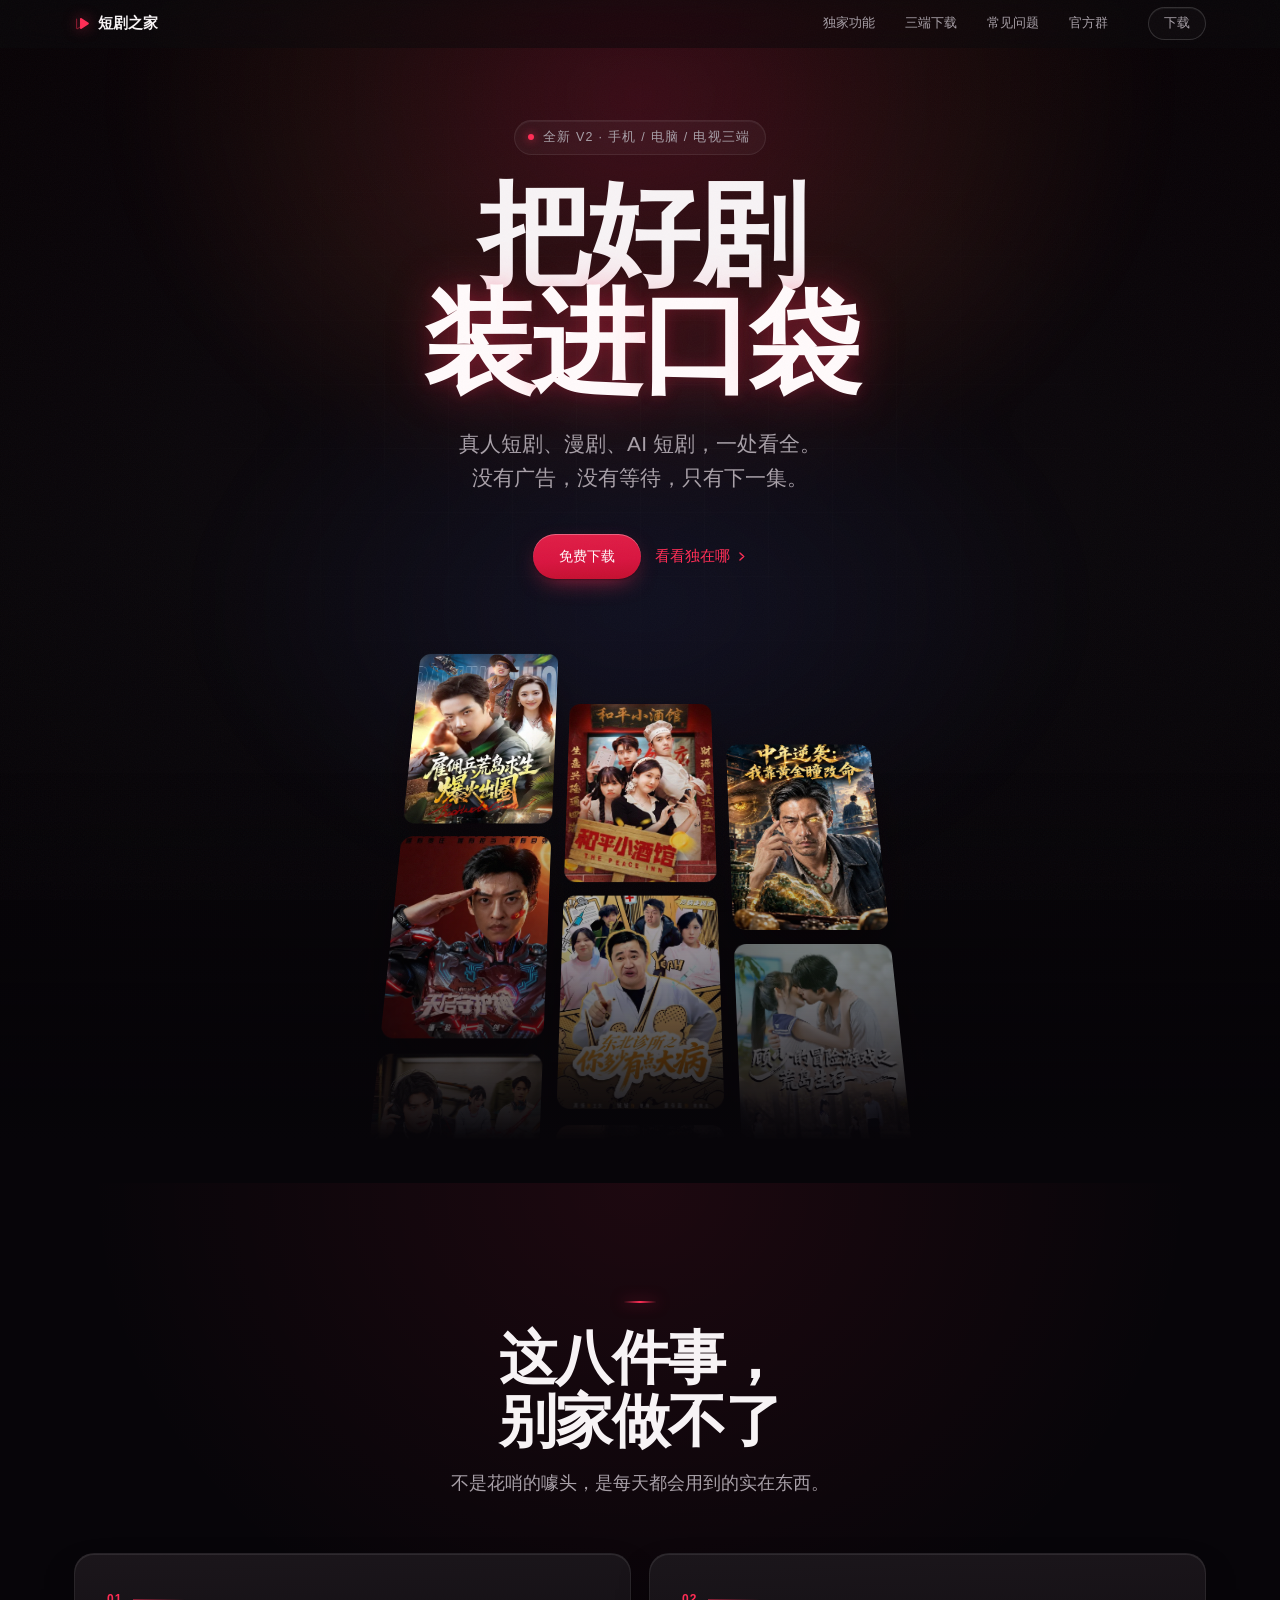
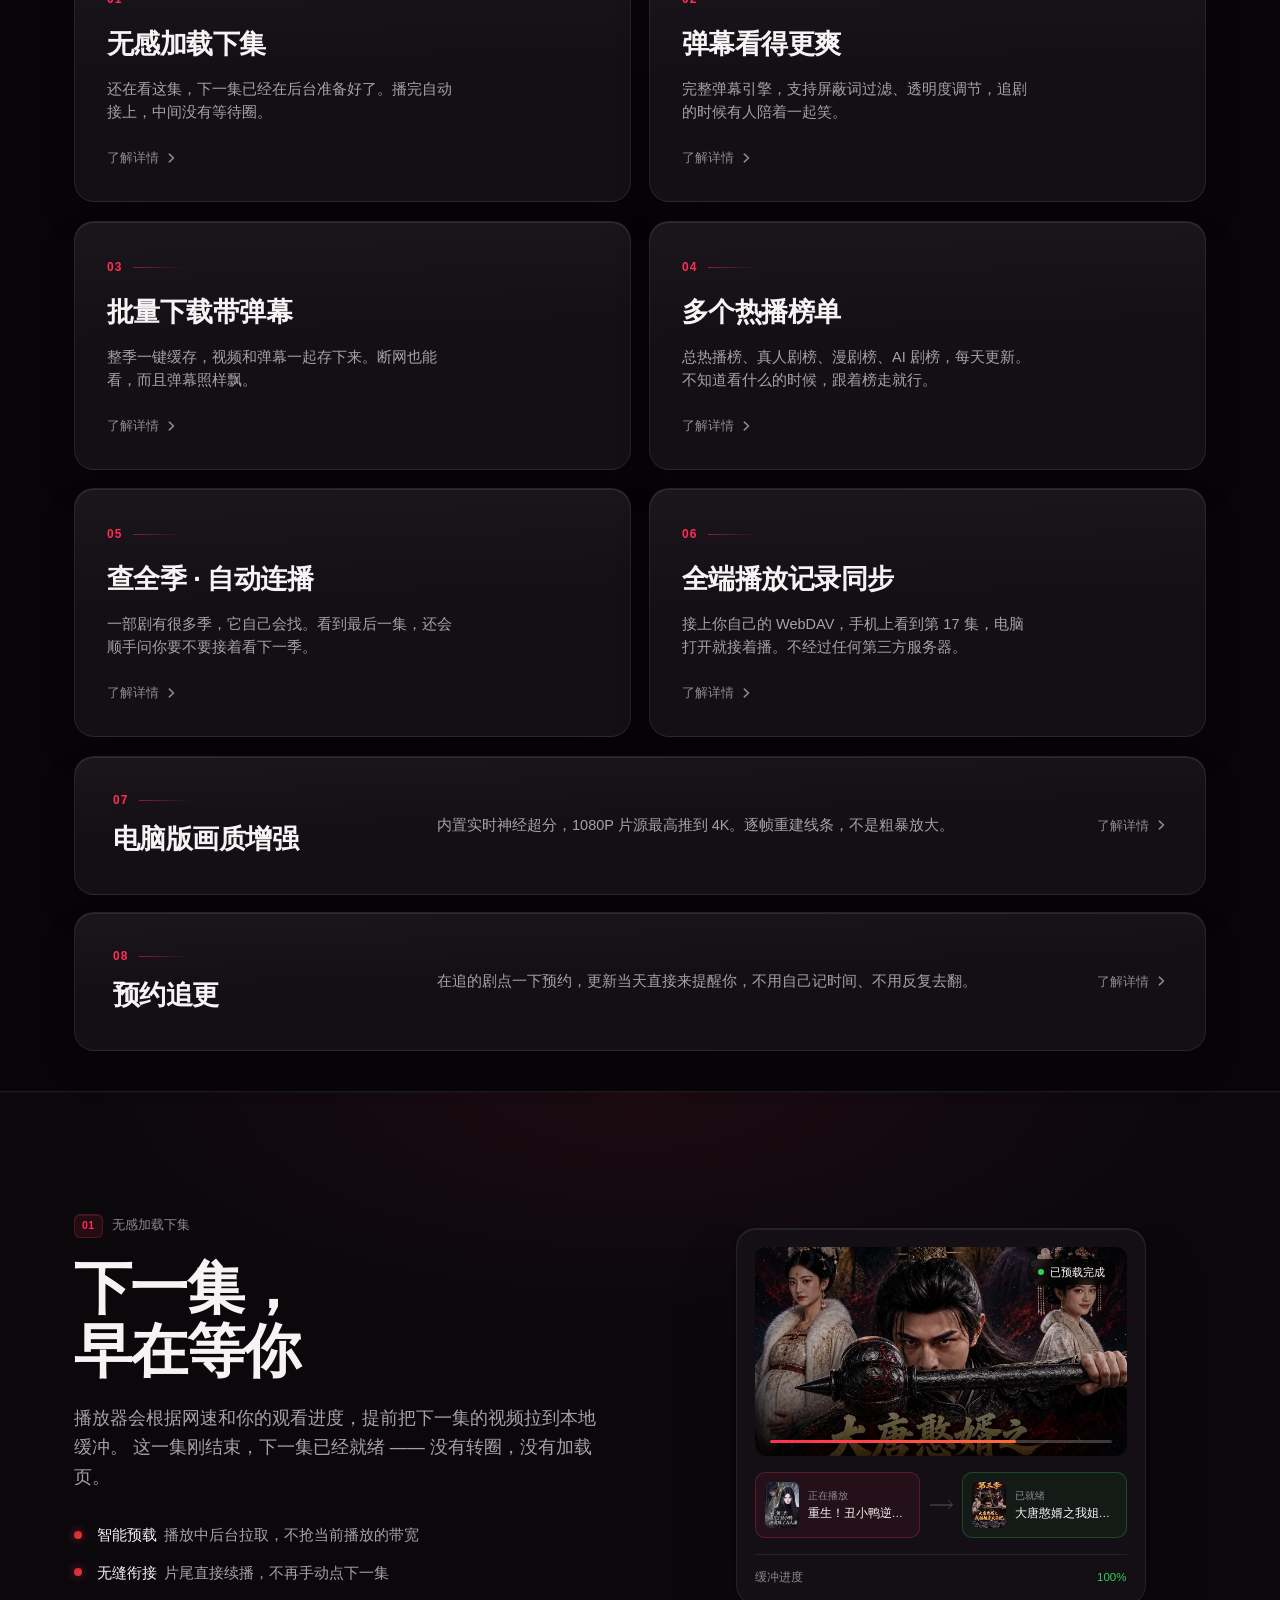
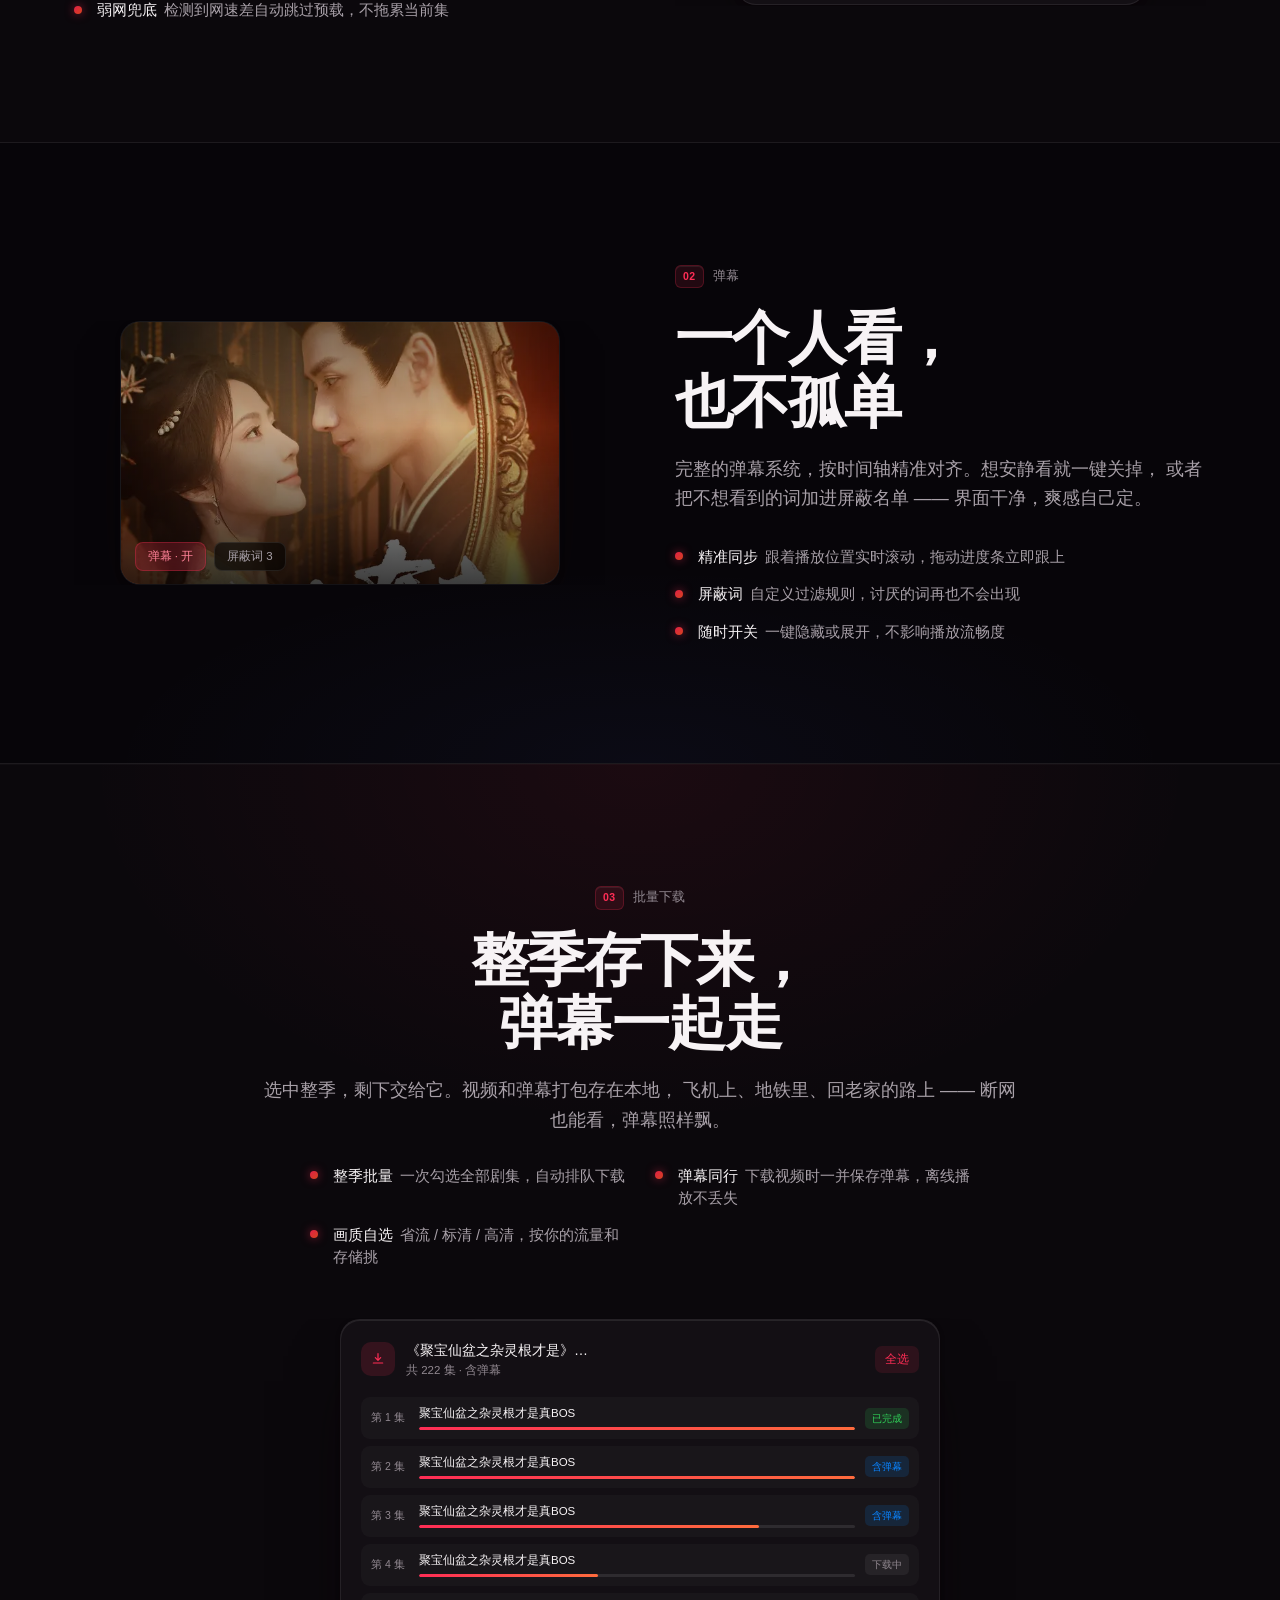
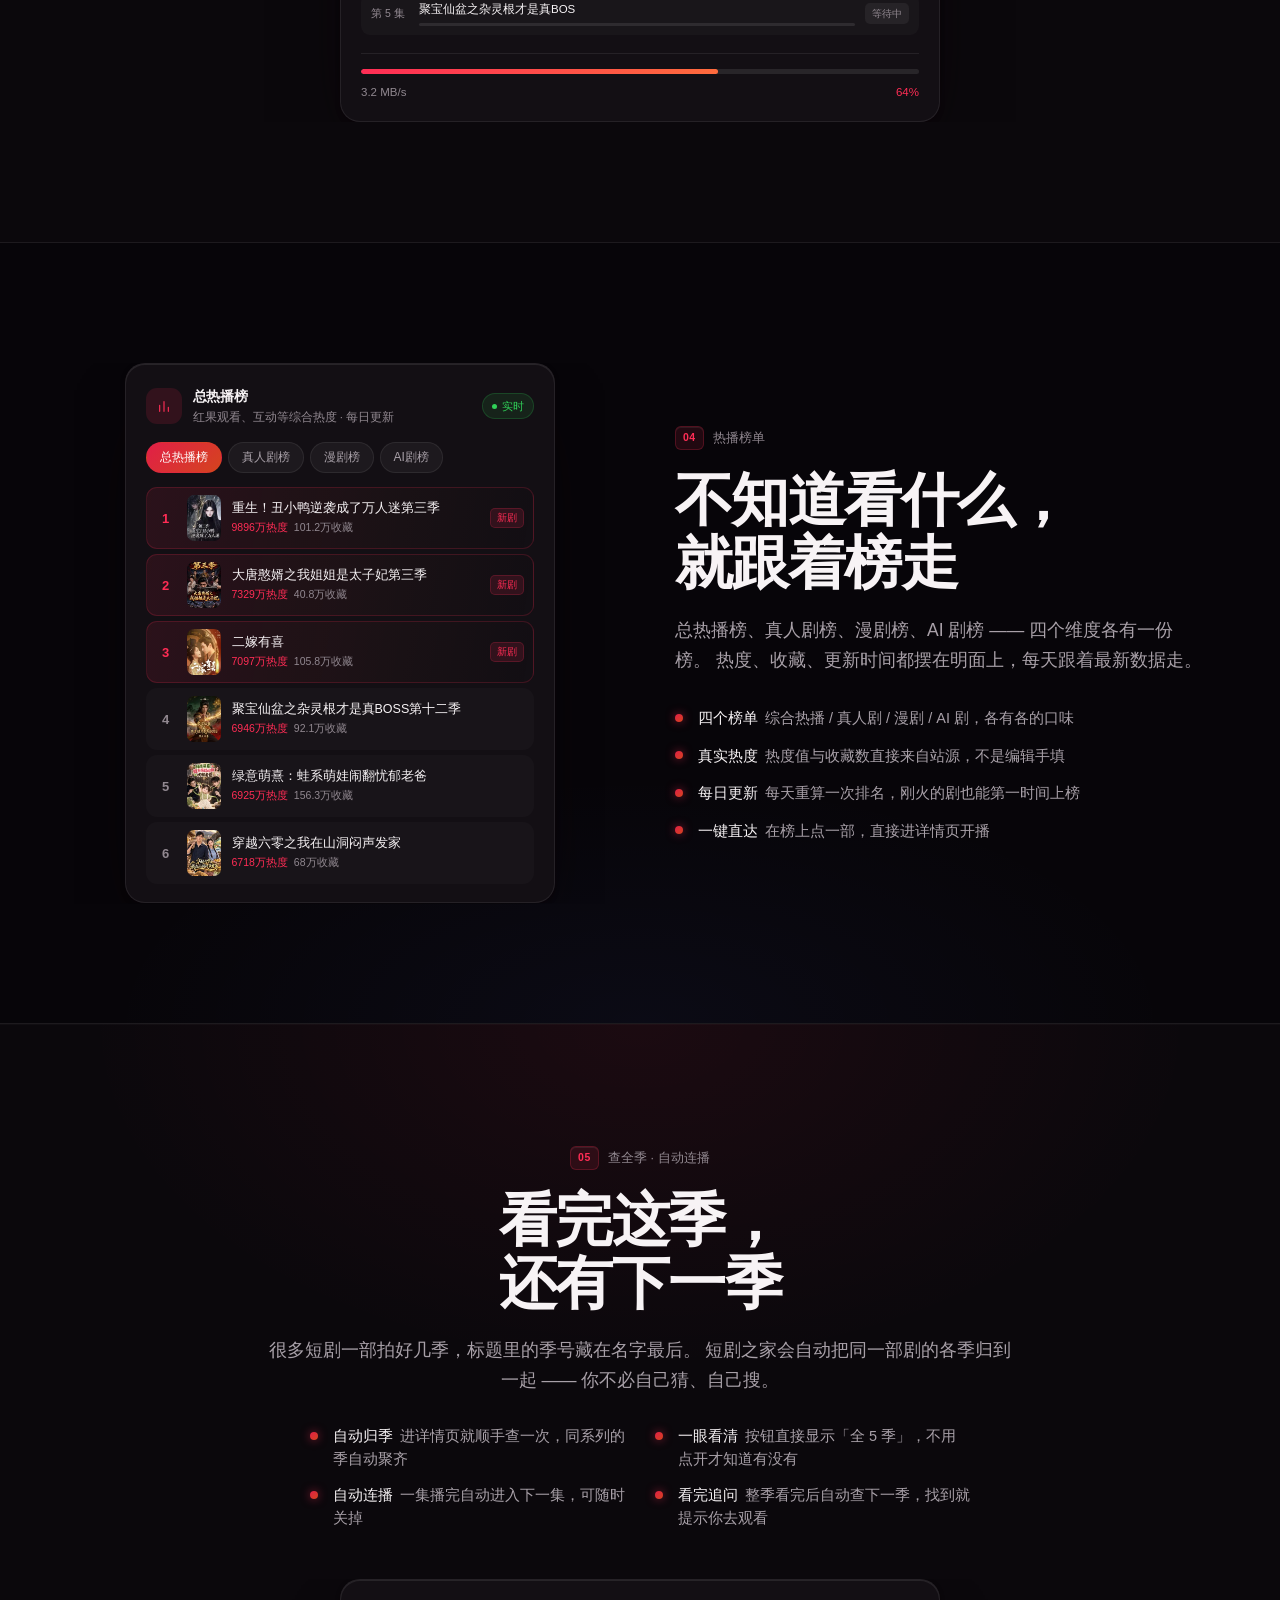
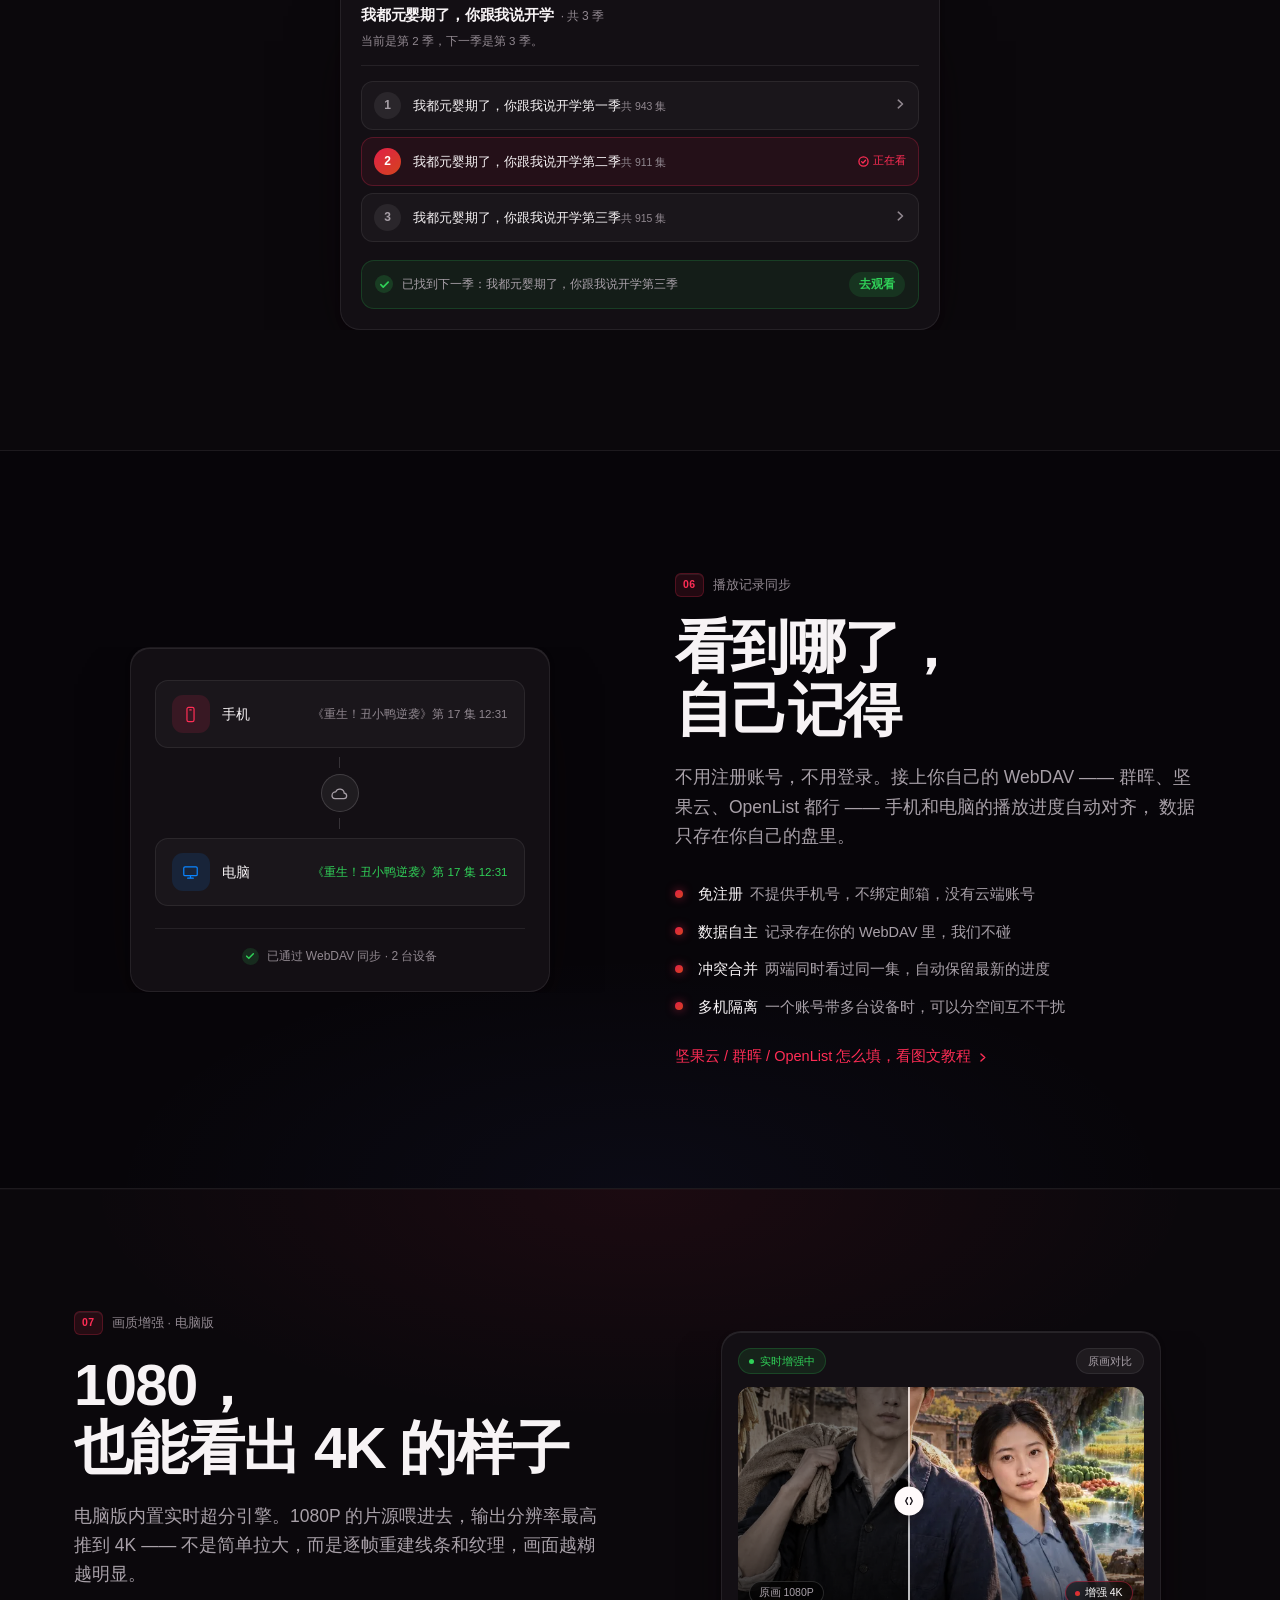
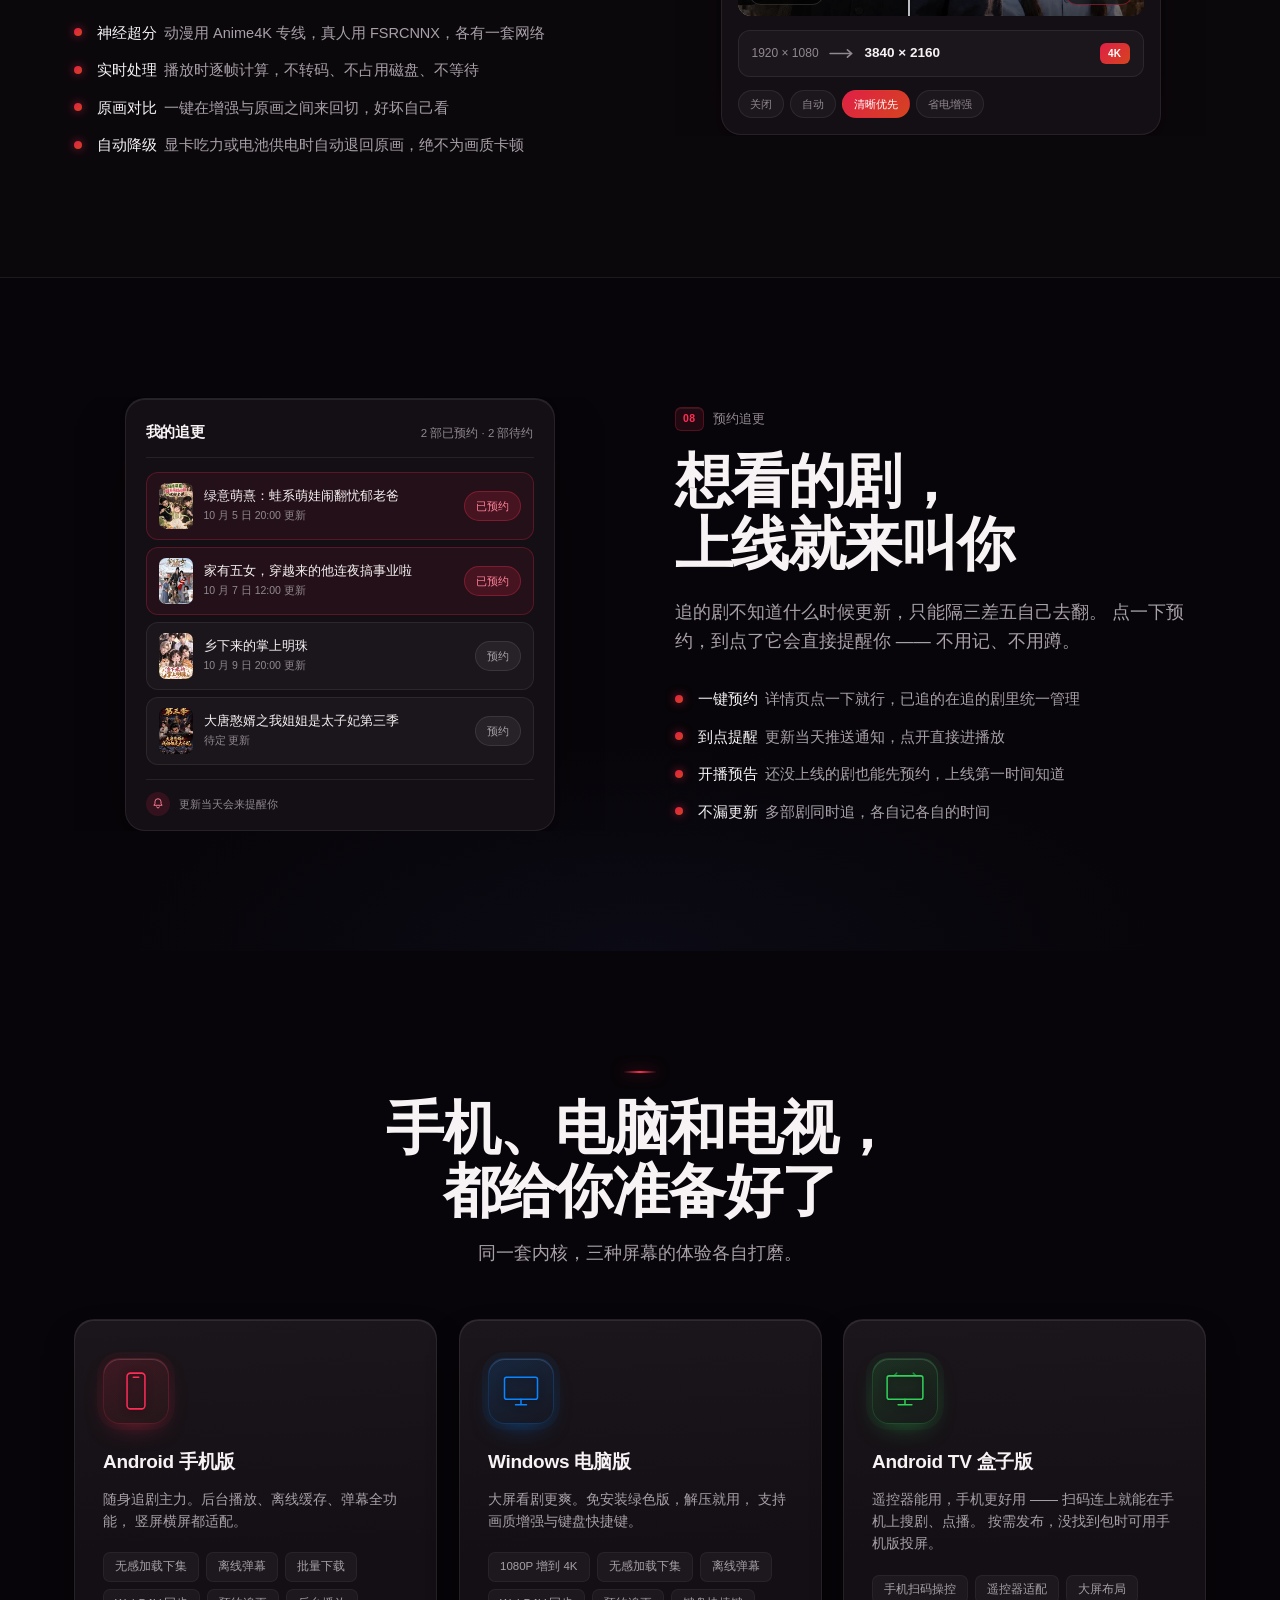
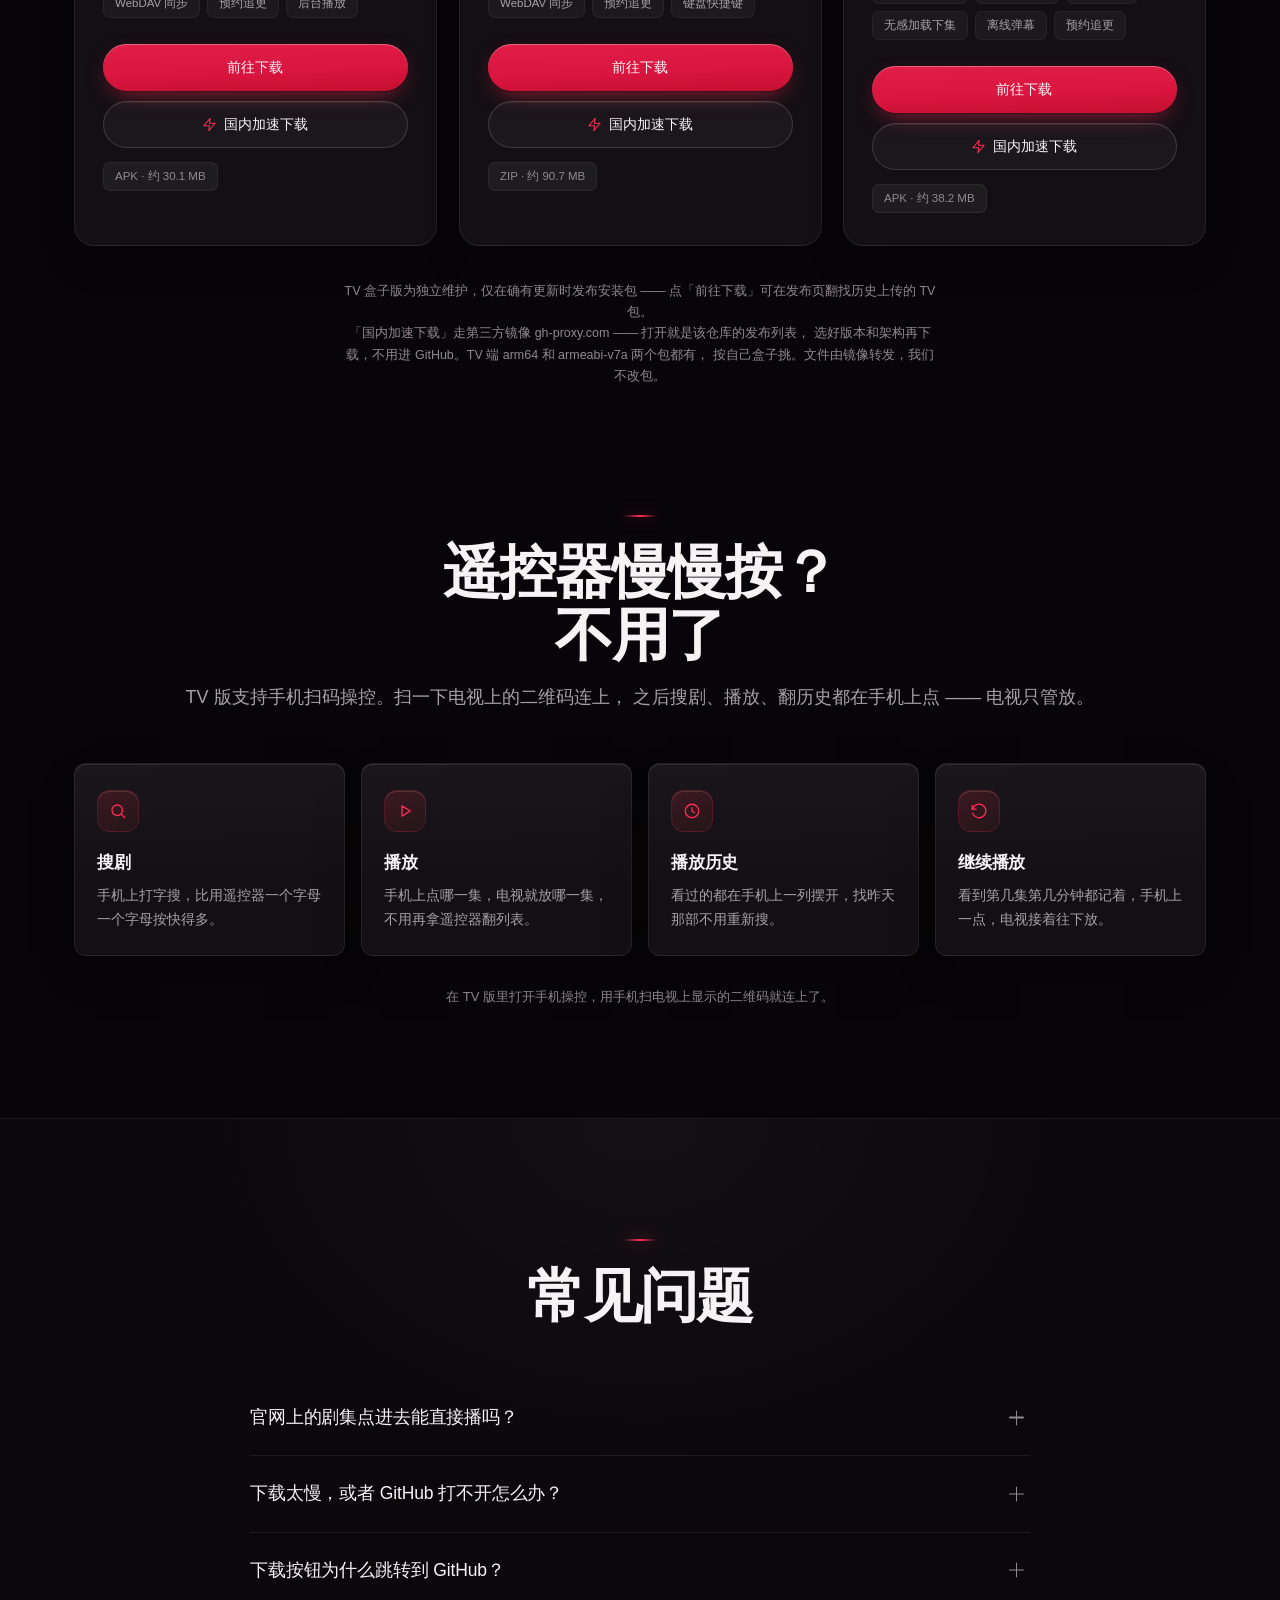
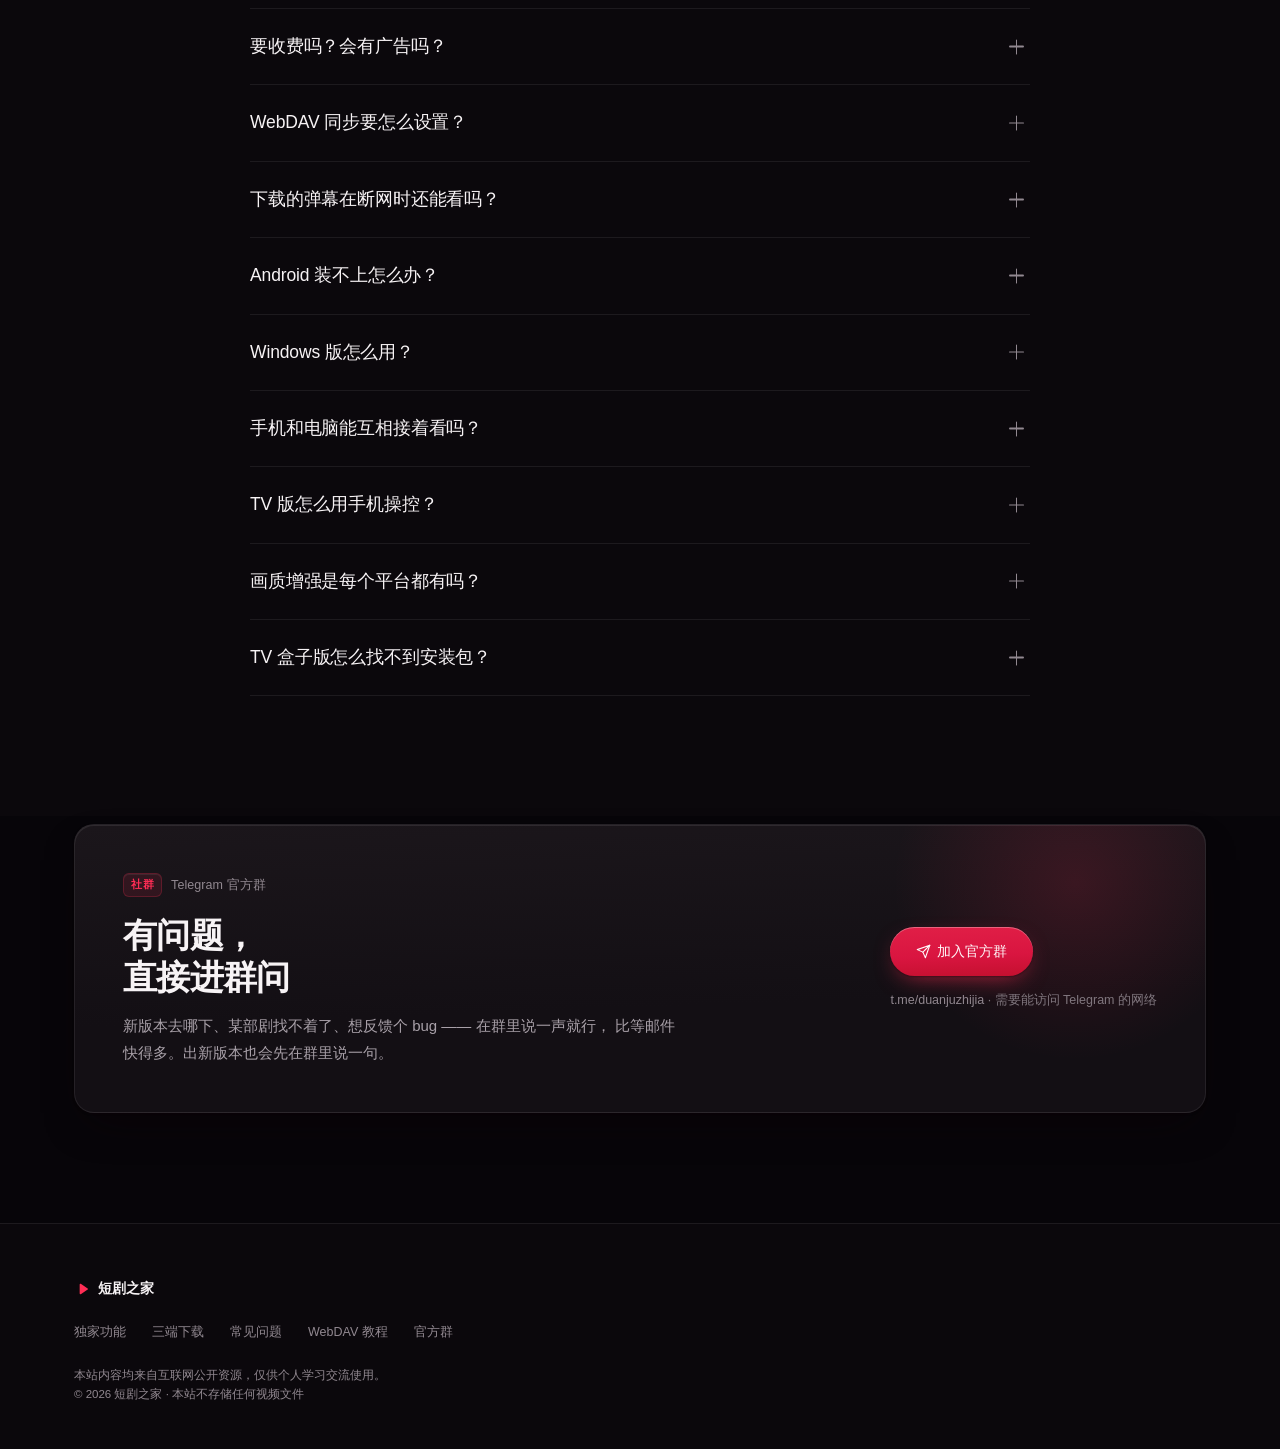
<file: old/index.html>
<!DOCTYPE html>
<html lang="zh-CN">
<head>
<meta charset="UTF-8">
<meta name="viewport" content="width=device-width, initial-scale=1.0, viewport-fit=cover">
<meta name="theme-color" content="#000000">
<title>短剧之家 — 把好剧，装进口袋</title>
<meta name="description" content="短剧之家 · 海量短剧免费观看。无感加载下集、离线弹幕、批量下载、WebDAV 全端同步播放记录，手机、电脑与电视三端通用。">
<meta name="keywords" content="短剧,免费短剧,短剧App,短剧下载,漫剧,AI短剧,弹幕,离线缓存,WebDAV,画质增强">
<meta name="author" content="短剧之家">
<meta name="robots" content="index,follow">
<meta name="format-detection" content="telephone=no,email=no,address=no">
<link rel="canonical" href="https://jackherex.github.io/miniflix/">

<link rel="icon" href="assets/logo.svg" type="image/svg+xml">
<link rel="apple-touch-icon" href="assets/apple-touch-icon.png">
<link rel="mask-icon" href="assets/logo.svg" color="#ff2d55">

<!-- 社交分享卡：微信 / QQ / 微博 / Twitter / Facebook 抓这些标签生成预览。
     ⚠️ og:image 必须是**绝对地址**，相对路径各家抓取器都不认；
        且用 1200×630（1.91:1）才是各平台都完整的比例。 -->
<meta property="og:type" content="website">
<meta property="og:site_name" content="短剧之家">
<meta property="og:locale" content="zh_CN">
<meta property="og:url" content="https://jackherex.github.io/miniflix/">
<meta property="og:title" content="短剧之家 — 把好剧，装进口袋">
<meta property="og:description" content="真人短剧、漫剧、AI 短剧一处看全。无感加载下集、离线弹幕、批量下载、WebDAV 全端同步 —— 手机、电脑、电视三端通用，完全免费，没有广告。">
<meta property="og:image" content="https://jackherex.github.io/miniflix/assets/og-cover.jpg">
<meta property="og:image:secure_url" content="https://jackherex.github.io/miniflix/assets/og-cover.jpg">
<meta property="og:image:type" content="image/jpeg">
<meta property="og:image:width" content="1200">
<meta property="og:image:height" content="630">
<meta property="og:image:alt" content="短剧之家 — 把好剧，装进口袋">
<meta name="twitter:card" content="summary_large_image">
<meta name="twitter:title" content="短剧之家 — 把好剧，装进口袋">
<meta name="twitter:description" content="真人短剧、漫剧、AI 短剧一处看全。三端通用，完全免费，没有广告。">
<meta name="twitter:image" content="https://jackherex.github.io/miniflix/assets/og-cover.jpg">

<!-- 结构化数据：让搜索引擎把它当成一个「免费多媒体应用」而不是普通网页 -->
<script type="application/ld+json">
{
  "@context": "https://schema.org",
  "@type": "SoftwareApplication",
  "name": "短剧之家",
  "alternateName": "Duanju Home",
  "url": "https://jackherex.github.io/miniflix/",
  "description": "真人短剧、漫剧、AI 短剧一处看全。支持无感加载下集、离线弹幕、批量下载、WebDAV 全端同步与电脑版画质增强。",
  "applicationCategory": "MultimediaApplication",
  "operatingSystem": "Android, Windows, Android TV",
  "inLanguage": "zh-CN",
  "offers": { "@type": "Offer", "price": "0", "priceCurrency": "CNY" },
  "featureList": [
    "无感加载下集", "离线弹幕", "批量下载带弹幕",
    "多个热播榜单", "查全季自动连播", "WebDAV 播放记录同步", "电脑版画质增强"
  ]
}
</script>

<link rel="stylesheet" href="css/main.css?v=34">
</head>
<body>

<div class="grain" aria-hidden="true"></div>

<header class="nav" id="nav">
  <div class="nav__inner">
    <a class="nav__brand" href="#top" aria-label="短剧之家首页">
      <svg viewBox="0 0 24 24" width="17" height="17" aria-hidden="true">
        <path d="M8.5 5.2v13.6c0 .9 1 1.4 1.7.9l10.3-6.8c.7-.4.7-1.4 0-1.8L10.2 4.3c-.7-.5-1.7 0-1.7.9Z" fill="currentColor"/>
        <path d="M3.6 5.8v12.4c0 .8.9 1.3 1.6.9l3.2-2" fill="none" stroke="currentColor" stroke-width="1.6" stroke-linecap="round" opacity=".45"/>
      </svg>
      <span>短剧之家</span>
    </a>
    <nav class="nav__links" aria-label="页面导航">
      <a href="#exclusive">独家功能</a>
      <a href="#devices">三端下载</a>
      <a href="#faq">常见问题</a>
      <a href="https://t.me/duanjuzhijia" target="_blank" rel="noopener">官方群</a>
    </nav>
    <div class="nav__actions">
      <a class="btn btn--ghost btn--sm" href="#devices">下载</a>
    </div>
    <button class="nav__toggle" id="navToggle" aria-label="展开菜单" aria-expanded="false">
      <span></span><span></span>
    </button>
  </div>
  <div class="nav__progress" id="navProgress" aria-hidden="true"></div>
</header>

<!-- 章节序号导航：滚动到功能区时在右侧显示 / 07 -->
<nav class="chap" id="chapNav" aria-hidden="true"></nav>

<main id="top">

  <!-- ============ HERO ============ -->
  <section class="hero">
    <div class="hero__glow" aria-hidden="true"></div>
    <div class="hero__vignette" aria-hidden="true"></div>
    <div class="hero__inner">
      <p class="hero__eyebrow reveal">全新 v2 · 手机 / 电脑 / 电视三端</p>
      <h1 class="hero__title reveal" data-delay="1" data-split>
        <span>把好剧</span>
        <span class="hero__title-em">装进口袋</span>
      </h1>
      <p class="hero__sub reveal" data-delay="2">
        真人短剧、漫剧、AI 短剧，一处看全。<br>
        没有广告，没有等待，只有下一集。
      </p>
      <div class="hero__cta reveal" data-delay="3">
        <a class="btn btn--primary" href="#devices">免费下载</a>
        <a class="btn btn--text" href="#exclusive">
          看看独在哪
          <svg viewBox="0 0 12 12" width="11" height="11" aria-hidden="true"><path d="M4.3 2.2 8.5 6l-4.2 3.8" fill="none" stroke="currentColor" stroke-width="1.5" stroke-linecap="round" stroke-linejoin="round"/></svg>
        </a>
      </div>
    </div>

    <div class="hero__stage" id="heroStage" aria-hidden="true">
      <div class="stage3d" id="stage3d"></div>
      <div class="stage__fade"></div>
    </div>
  </section>

  <!-- ============ 独家功能 总览 ============ -->
  <section class="excl-intro" id="exclusive">
    <div class="wrap">
      <div class="sec-head sec-head--filet reveal">
        <h2 class="sec-title">这八件事，<br>别家做不了</h2>
        <p class="sec-sub">不是花哨的噱头，是每天都会用到的实在东西。</p>
      </div>

      <div class="excl-grid">
        <a class="excl reveal spot tilt" href="#f-next">
          <span class="excl__no">01</span>
          <h3 class="excl__t">无感加载下集</h3>
          <p class="excl__d">还在看这集，下一集已经在后台准备好了。播完自动接上，中间没有等待圈。</p>
          <span class="excl__go">了解详情
            <svg viewBox="0 0 12 12" width="12" height="12"><path d="M4.3 2.2 8.5 6l-4.2 3.8" fill="none" stroke="currentColor" stroke-width="1.6" stroke-linecap="round" stroke-linejoin="round"/></svg>
          </span>
        </a>
        <a class="excl reveal spot tilt" data-delay="1" href="#f-danmaku">
          <span class="excl__no">02</span>
          <h3 class="excl__t">弹幕看得更爽</h3>
          <p class="excl__d">完整弹幕引擎，支持屏蔽词过滤、透明度调节，追剧的时候有人陪着一起笑。</p>
          <span class="excl__go">了解详情
            <svg viewBox="0 0 12 12" width="12" height="12"><path d="M4.3 2.2 8.5 6l-4.2 3.8" fill="none" stroke="currentColor" stroke-width="1.6" stroke-linecap="round" stroke-linejoin="round"/></svg>
          </span>
        </a>
        <a class="excl reveal spot tilt" data-delay="2" href="#f-batch">
          <span class="excl__no">03</span>
          <h3 class="excl__t">批量下载带弹幕</h3>
          <p class="excl__d">整季一键缓存，视频和弹幕一起存下来。断网也能看，而且弹幕照样飘。</p>
          <span class="excl__go">了解详情
            <svg viewBox="0 0 12 12" width="12" height="12"><path d="M4.3 2.2 8.5 6l-4.2 3.8" fill="none" stroke="currentColor" stroke-width="1.6" stroke-linecap="round" stroke-linejoin="round"/></svg>
          </span>
        </a>
        <a class="excl reveal spot tilt" data-delay="3" href="#f-rank">
          <span class="excl__no">04</span>
          <h3 class="excl__t">多个热播榜单</h3>
          <p class="excl__d">总热播榜、真人剧榜、漫剧榜、AI 剧榜，每天更新。不知道看什么的时候，跟着榜走就行。</p>
          <span class="excl__go">了解详情
            <svg viewBox="0 0 12 12" width="12" height="12"><path d="M4.3 2.2 8.5 6l-4.2 3.8" fill="none" stroke="currentColor" stroke-width="1.6" stroke-linecap="round" stroke-linejoin="round"/></svg>
          </span>
        </a>
        <a class="excl reveal spot tilt" data-delay="4" href="#f-season">
          <span class="excl__no">05</span>
          <h3 class="excl__t">查全季 · 自动连播</h3>
          <p class="excl__d">一部剧有很多季，它自己会找。看到最后一集，还会顺手问你要不要接着看下一季。</p>
          <span class="excl__go">了解详情
            <svg viewBox="0 0 12 12" width="12" height="12"><path d="M4.3 2.2 8.5 6l-4.2 3.8" fill="none" stroke="currentColor" stroke-width="1.6" stroke-linecap="round" stroke-linejoin="round"/></svg>
          </span>
        </a>
        <a class="excl reveal spot tilt" data-delay="5" href="#f-sync">
          <span class="excl__no">06</span>
          <h3 class="excl__t">全端播放记录同步</h3>
          <p class="excl__d">接上你自己的 WebDAV，手机上看到第 17 集，电脑打开就接着播。不经过任何第三方服务器。</p>
          <span class="excl__go">了解详情
            <svg viewBox="0 0 12 12" width="12" height="12"><path d="M4.3 2.2 8.5 6l-4.2 3.8" fill="none" stroke="currentColor" stroke-width="1.6" stroke-linecap="round" stroke-linejoin="round"/></svg>
          </span>
        </a>
        <a class="excl reveal excl--wide spot tilt" data-delay="6" href="#f-hq">
          <span class="excl__no">07</span>
          <h3 class="excl__t">电脑版画质增强</h3>
          <p class="excl__d">内置实时神经超分，1080P 片源最高推到 4K。逐帧重建线条，不是粗暴放大。</p>
          <span class="excl__go">了解详情
            <svg viewBox="0 0 12 12" width="12" height="12"><path d="M4.3 2.2 8.5 6l-4.2 3.8" fill="none" stroke="currentColor" stroke-width="1.6" stroke-linecap="round" stroke-linejoin="round"/></svg>
          </span>
        </a>
        <a class="excl reveal excl--wide spot tilt" data-delay="7" href="#f-reserve">
          <span class="excl__no">08</span>
          <h3 class="excl__t">预约追更</h3>
          <p class="excl__d">在追的剧点一下预约，更新当天直接来提醒你，不用自己记时间、不用反复去翻。</p>
          <span class="excl__go">了解详情
            <svg viewBox="0 0 12 12" width="12" height="12"><path d="M4.3 2.2 8.5 6l-4.2 3.8" fill="none" stroke="currentColor" stroke-width="1.6" stroke-linecap="round" stroke-linejoin="round"/></svg>
          </span>
        </a>
      </div>
    </div>
  </section>

  <!-- ============ 功能 1：无感加载下集 ============ -->
  <section class="feature feature--dark" id="f-next">
    <div class="wrap feature__wrap">
      <div class="feature__copy">
        <p class="feature__eyebrow"><i>01</i>无感加载下集</p>
        <h2 class="feature__title reveal" data-delay="1" data-split>下一集，<br>早在等你</h2>
        <p class="feature__text reveal" data-delay="2">
          播放器会根据网速和你的观看进度，提前把下一集的视频拉到本地缓冲。
          这一集刚结束，下一集已经就绪 —— 没有转圈，没有加载页。
        </p>
        <ul class="feature__list reveal" data-delay="3">
          <li><b>智能预载</b>播放中后台拉取，不抢当前播放的带宽</li>
          <li><b>无缝衔接</b>片尾直接续播，不再手动点下一集</li>
          <li><b>弱网兜底</b>检测到网速差自动跳过预载，不拖累当前集</li>
        </ul>
      </div>
      <div class="feature__visual reveal wipe" data-delay="2">
        <div class="nextmock">
          <div class="nextmock__frame">
            <img id="nextCover" alt="" loading="lazy">
            <div class="nextmock__scrim"></div>
            <div class="nextmock__progress"><i></i></div>
            <div class="nextmock__badge">
              <span class="nextmock__dot"></span> 已预载完成
            </div>
          </div>
          <div class="nextmock__strip">
            <div class="nextmock__item nextmock__item--playing">
              <img id="nextNow" alt="" loading="lazy">
              <div><b>正在播放</b><span id="nextNowTitle">—</span></div>
            </div>
            <div class="nextmock__arrow">
              <span class="nextmock__arrowline"></span>
            </div>
            <div class="nextmock__item nextmock__item--ready">
              <img id="nextUp" alt="" loading="lazy">
              <div><b>已就绪</b><span id="nextUpTitle">—</span></div>
            </div>
          </div>
          <div class="nextmock__foot">
            <span>缓冲进度</span>
            <span class="nextmock__pct" id="nextPct">0%</span>
          </div>
        </div>
      </div>
    </div>
  </section>

  <!-- ============ 功能 2：弹幕 ============ -->
  <section class="feature feature--flip" id="f-danmaku">
    <div class="wrap feature__wrap">
      <div class="feature__copy">
        <p class="feature__eyebrow"><i>02</i>弹幕</p>
        <h2 class="feature__title reveal" data-delay="1" data-split>一个人看，<br>也不孤单</h2>
        <p class="feature__text reveal" data-delay="2">
          完整的弹幕系统，按时间轴精准对齐。想安静看就一键关掉，
          或者把不想看到的词加进屏蔽名单 —— 界面干净，爽感自己定。
        </p>
        <ul class="feature__list reveal" data-delay="3">
          <li><b>精准同步</b>跟着播放位置实时滚动，拖动进度条立即跟上</li>
          <li><b>屏蔽词</b>自定义过滤规则，讨厌的词再也不会出现</li>
          <li><b>随时开关</b>一键隐藏或展开，不影响播放流畅度</li>
        </ul>
      </div>
      <div class="feature__visual reveal wipe" data-delay="2">
        <div class="dmmock">
          <div class="dmmock__screen" id="dmmockScreen">
            <img id="dmCover" alt="" loading="lazy">
            <div class="dmmock__scrim"></div>
            <!-- 弹幕泳道由 buildDanmaku() 生成：一条泳道一条文字，互不重叠 -->
            <div class="dmmock__dm" id="dmLanes" aria-hidden="true"></div>
            <div class="dmmock__ctrl">
              <button class="dmmock__btn dmmock__btn--on" data-dm="toggle">弹幕 · 开</button>
              <button class="dmmock__btn" data-dm="block">屏蔽词 3</button>
            </div>
          </div>
        </div>
      </div>
    </div>
  </section>

  <!-- ============ 功能 3：批量下载（带弹幕） ============ -->
  <section class="feature feature--dark feature--stage" id="f-batch">
    <div class="wrap feature__wrap">
      <div class="feature__copy">
        <p class="feature__eyebrow"><i>03</i>批量下载</p>
        <h2 class="feature__title reveal" data-delay="1" data-split>整季存下来，<br>弹幕一起走</h2>
        <p class="feature__text reveal" data-delay="2">
          选中整季，剩下交给它。视频和弹幕打包存在本地，
          飞机上、地铁里、回老家的路上 —— 断网也能看，弹幕照样飘。
        </p>
        <ul class="feature__list reveal" data-delay="3">
          <li><b>整季批量</b>一次勾选全部剧集，自动排队下载</li>
          <li><b>弹幕同行</b>下载视频时一并保存弹幕，离线播放不丢失</li>
          <li><b>画质自选</b>省流 / 标清 / 高清，按你的流量和存储挑</li>
        </ul>
      </div>
      <div class="feature__visual reveal wipe" data-delay="2">
        <div class="dlmock">
          <div class="dlmock__head">
            <span class="dlmock__ic">
              <svg viewBox="0 0 24 24" width="16" height="16"><path d="M12 4v10m0 0 4-4m-4 4-4-4M5 18h14" fill="none" stroke="currentColor" stroke-width="1.8" stroke-linecap="round" stroke-linejoin="round"/></svg>
            </span>
            <div>
              <div class="dlmock__t">《<span id="dlShowName">—</span>》整季</div>
              <div class="dlmock__s" id="dlCount">共 0 集 · 含弹幕</div>
            </div>
            <span class="dlmock__all">全选</span>
          </div>
          <div class="dlmock__rows" id="dlRows"></div>
          <div class="dlmock__foot">
            <div class="dlmock__bar"><i id="dlBar"></i></div>
            <div class="dlmock__ftxt">
              <span id="dlSpeed">3.2 MB/s</span>
              <span class="dlmock__pct" id="dlPct">0%</span>
            </div>
          </div>
        </div>
      </div>
    </div>
  </section>

  <!-- ============ 功能 4：热播榜单 ============ -->
  <section class="feature feature--flip" id="f-rank">
    <div class="wrap feature__wrap">
      <div class="feature__copy">
        <p class="feature__eyebrow"><i>04</i>热播榜单</p>
        <h2 class="feature__title reveal" data-delay="1" data-split>不知道看什么，<br>就跟着榜走</h2>
        <p class="feature__text reveal" data-delay="2">
          总热播榜、真人剧榜、漫剧榜、AI 剧榜 —— 四个维度各有一份榜。
          热度、收藏、更新时间都摆在明面上，每天跟着最新数据走。
        </p>
        <ul class="feature__list reveal" data-delay="3">
          <li><b>四个榜单</b>综合热播 / 真人剧 / 漫剧 / AI 剧，各有各的口味</li>
          <li><b>真实热度</b>热度值与收藏数直接来自站源，不是编辑手填</li>
          <li><b>每日更新</b>每天重算一次排名，刚火的剧也能第一时间上榜</li>
          <li><b>一键直达</b>在榜上点一部，直接进详情页开播</li>
        </ul>
      </div>

      <div class="feature__visual reveal wipe" data-delay="2">
        <div class="rankmock">
          <div class="rankmock__head">
            <span class="rankmock__ic">
              <svg viewBox="0 0 24 24" width="16" height="16" fill="none" stroke="currentColor" stroke-width="1.7" stroke-linecap="round" stroke-linejoin="round"><path d="M5.5 20V11M12 20V5.5M18.5 20v-6"/></svg>
            </span>
            <div class="rankmock__hd">
              <div class="rankmock__t" id="rankBoardName">总热播榜</div>
              <div class="rankmock__s" id="rankBoardDesc">每日更新</div>
            </div>
            <span class="rankmock__live"><i></i>实时</span>
          </div>

          <div class="rankmock__tabs" id="rankTabs" role="tablist" aria-label="榜单切换"></div>

          <div class="rankmock__list" id="rankList"></div>
        </div>
      </div>
    </div>
  </section>

  <!-- ============ 功能 5：查全季 · 自动连播 ============ -->
  <section class="feature feature--dark feature--stage" id="f-season">
    <div class="wrap feature__wrap">
      <div class="feature__copy">
        <p class="feature__eyebrow"><i>05</i>查全季 · 自动连播</p>
        <h2 class="feature__title reveal" data-delay="1" data-split>看完这季，<br>还有下一季</h2>
        <p class="feature__text reveal" data-delay="2">
          很多短剧一部拍好几季，标题里的季号藏在名字最后。
          短剧之家会自动把同一部剧的各季归到一起 —— 你不必自己猜、自己搜。
        </p>
        <ul class="feature__list reveal" data-delay="3">
          <li><b>自动归季</b>进详情页就顺手查一次，同系列的季自动聚齐</li>
          <li><b>一眼看清</b>按钮直接显示「全 5 季」，不用点开才知道有没有</li>
          <li><b>自动连播</b>一集播完自动进入下一集，可随时关掉</li>
          <li><b>看完追问</b>整季看完后自动查下一季，找到就提示你去观看</li>
        </ul>
      </div>

      <div class="feature__visual reveal wipe" data-delay="2">
        <div class="seasmock">
          <div class="seasmock__head">
            <div class="seasmock__name">大唐憨婿<span>· 共 3 季</span></div>
            <div class="seasmock__hint">当前是第 2 季，下一季是第 3 季。</div>
          </div>

          <div class="seasmock__seasons" id="seasList"></div>

          <div class="seasmock__toast" id="seasToast">
            <span class="seasmock__tick">
              <svg viewBox="0 0 12 12" width="11" height="11"><path d="M2 6.2 4.6 8.8 10 3.4" fill="none" stroke="currentColor" stroke-width="1.8" stroke-linecap="round" stroke-linejoin="round"/></svg>
            </span>
            <span class="seasmock__txt" id="seasToastText">已找到下一季，要不要接着看？</span>
            <span class="seasmock__act">去观看</span>
          </div>
        </div>
      </div>
    </div>
  </section>

  <!-- ============ 功能 6：WebDAV 同步 ============ -->
  <section class="feature feature--flip" id="f-sync">
    <div class="wrap feature__wrap">
      <div class="feature__copy">
        <p class="feature__eyebrow"><i>06</i>播放记录同步</p>
        <h2 class="feature__title reveal" data-delay="1" data-split>看到哪了，<br>自己记得</h2>
        <p class="feature__text reveal" data-delay="2">
          不用注册账号，不用登录。接上你自己的 WebDAV ——
          群晖、坚果云、OpenList 都行 —— 手机和电脑的播放进度自动对齐，
          数据只存在你自己的盘里。
        </p>
        <ul class="feature__list reveal" data-delay="3">
          <li><b>免注册</b>不提供手机号，不绑定邮箱，没有云端账号</li>
          <li><b>数据自主</b>记录存在你的 WebDAV 里，我们不碰</li>
          <li><b>冲突合并</b>两端同时看过同一集，自动保留最新的进度</li>
          <li><b>多机隔离</b>一个账号带多台设备时，可以分空间互不干扰</li>
        </ul>
        <a class="btn btn--text feature__more reveal" data-delay="4" href="webdav.html">
          坚果云 / 群晖 / OpenList 怎么填，看图文教程
          <svg viewBox="0 0 12 12" width="11" height="11" aria-hidden="true"><path d="M4.3 2.2 8.5 6l-4.2 3.8" fill="none" stroke="currentColor" stroke-width="1.5" stroke-linecap="round" stroke-linejoin="round"/></svg>
        </a>
      </div>
      <div class="feature__visual reveal wipe" data-delay="2">
        <div class="syncmock">
          <div class="syncmock__node syncmock__node--phone">
            <span class="syncmock__ico">
              <svg viewBox="0 0 24 24" width="17" height="17" fill="none" stroke="currentColor" stroke-width="1.7" stroke-linecap="round"><rect x="7" y="2" width="10" height="20" rx="2.4"/><path d="M11 5.5h2"/></svg>
            </span>
            <span class="syncmock__lbl">手机</span>
            <span class="syncmock__pos" id="syncPhonePos">第 17 集 12:31</span>
          </div>

          <div class="syncmock__mid">
            <span class="syncmock__line"></span>
            <span class="syncmock__cloud">
              <svg viewBox="0 0 24 24" width="19" height="19" fill="none" stroke="currentColor" stroke-width="1.6" stroke-linecap="round" stroke-linejoin="round">
                <path d="M6.5 18.5h11a3.5 3.5 0 0 0 .4-6.98 5.5 5.5 0 0 0-10.62-1.6A4 4 0 0 0 6.5 18.5Z"/>
              </svg>
            </span>
            <span class="syncmock__line"></span>
          </div>

          <div class="syncmock__node syncmock__node--pc">
            <span class="syncmock__ico">
              <svg viewBox="0 0 24 24" width="17" height="17" fill="none" stroke="currentColor" stroke-width="1.7" stroke-linecap="round"><rect x="2.5" y="4" width="19" height="12.5" rx="1.8"/><path d="M8 20h8M12 16.5V20"/></svg>
            </span>
            <span class="syncmock__lbl">电脑</span>
            <span class="syncmock__pos" id="syncPcPos">第 17 集 12:31</span>
          </div>

          <div class="syncmock__tag" id="syncTag">
            <span class="syncmock__tick">
              <svg viewBox="0 0 12 12" width="10" height="10"><path d="M2 6.2 4.6 8.8 10 3.4" fill="none" stroke="currentColor" stroke-width="1.8" stroke-linecap="round" stroke-linejoin="round"/></svg>
            </span>
            <span id="syncTagText">已通过 WebDAV 同步</span>
          </div>
        </div>
      </div>
    </div>
  </section>

  <!-- ============ 功能 7：画质增强（电脑版） ============ -->
  <section class="feature feature--dark" id="f-hq">
    <div class="wrap feature__wrap">
      <div class="feature__copy">
        <p class="feature__eyebrow"><i>07</i>画质增强 · 电脑版</p>
        <h2 class="feature__title reveal" data-delay="1" data-split>1080，<br>也能看出 4K 的样子</h2>
        <p class="feature__text reveal" data-delay="2">
          电脑版内置实时超分引擎。1080P 的片源喂进去，输出分辨率最高推到
          4K —— 不是简单拉大，而是逐帧重建线条和纹理，画面越糊越明显。
        </p>
        <ul class="feature__list reveal" data-delay="3">
          <li><b>神经超分</b>动漫用 Anime4K 专线，真人用 FSRCNNX，各有一套网络</li>
          <li><b>实时处理</b>播放时逐帧计算，不转码、不占用磁盘、不等待</li>
          <li><b>原画对比</b>一键在增强与原画之间来回切，好坏自己看</li>
          <li><b>自动降级</b>显卡吃力或电池供电时自动退回原画，绝不为画质卡顿</li>
        </ul>
      </div>

      <div class="feature__visual reveal wipe" data-delay="2">
        <div class="hqmock">
          <div class="hqmock__bar">
            <span class="hqmock__pill hqmock__pill--live">
              <i></i>实时增强中
            </span>
            <span class="hqmock__cmp" id="hqCmp">原画对比</span>
          </div>

          <div class="hqmock__frame">
            <img id="hqCover" alt="" loading="lazy" decoding="async">
            <div class="hqmock__scrim"></div>

            <div class="hqmock__split" id="hqSplit">
              <span class="hqmock__handle">
                <svg viewBox="0 0 12 12" width="11" height="11"><path d="M4.4 2.4 2.4 6l2 3.6M7.6 2.4 9.6 6l-2 3.6" fill="none" stroke="currentColor" stroke-width="1.5" stroke-linecap="round" stroke-linejoin="round"/></svg>
              </span>
            </div>

            <span class="hqmock__tag hqmock__tag--l">原画 1080P</span>
            <span class="hqmock__tag hqmock__tag--r">增强 4K</span>
          </div>

          <div class="hqmock__res">
            <span class="hqmock__from">1920 × 1080</span>
            <span class="hqmock__arrow">
              <svg viewBox="0 0 24 12" width="26" height="13"><path d="M1 6h20m0 0-4-3.4M21 6l-4 3.4" fill="none" stroke="currentColor" stroke-width="1.5" stroke-linecap="round" stroke-linejoin="round"/></svg>
            </span>
            <span class="hqmock__to" id="hqTo">3840 × 2160</span>
            <span class="hqmock__badge">4K</span>
          </div>

          <div class="hqmock__modes">
            <span class="hqmock__mode">关闭</span>
            <span class="hqmock__mode">自动</span>
            <span class="hqmock__mode hqmock__mode--on">清晰优先</span>
            <span class="hqmock__mode">省电增强</span>
          </div>
        </div>
      </div>
    </div>
  </section>

  <!-- ============ 功能 8：预约追更 ============ -->
  <section class="feature feature--flip" id="f-reserve">
    <div class="wrap feature__wrap">
      <div class="feature__copy">
        <p class="feature__eyebrow"><i>08</i>预约追更</p>
        <h2 class="feature__title reveal" data-delay="1" data-split>想看的剧，<br>上线就来叫你</h2>
        <p class="feature__text reveal" data-delay="2">
          追的剧不知道什么时候更新，只能隔三差五自己去翻。
          点一下预约，到点了它会直接提醒你 —— 不用记、不用蹲。
        </p>
        <ul class="feature__list reveal" data-delay="3">
          <li><b>一键预约</b>详情页点一下就行，已追的在追的剧里统一管理</li>
          <li><b>到点提醒</b>更新当天推送通知，点开直接进播放</li>
          <li><b>开播预告</b>还没上线的剧也能先预约，上线第一时间知道</li>
          <li><b>不漏更新</b>多部剧同时追，各自记各自的时间</li>
        </ul>
      </div>

      <div class="feature__visual reveal wipe" data-delay="2">
        <div class="resmock">
          <div class="resmock__head">
            <div class="resmock__title">我的追更</div>
            <div class="resmock__count" id="resCount">3 部待更新</div>
          </div>

          <div class="resmock__list" id="resList"></div>

          <div class="resmock__foot">
            <span class="resmock__bell" aria-hidden="true">
              <svg viewBox="0 0 24 24" width="14" height="14"><path d="M12 3a5.2 5.2 0 0 0-5.2 5.2v3.1L5 14.2h14l-1.8-2.9V8.2A5.2 5.2 0 0 0 12 3Z" fill="none" stroke="currentColor" stroke-width="1.6" stroke-linejoin="round"/><path d="M9.6 17a2.5 2.5 0 0 0 4.8 0" fill="none" stroke="currentColor" stroke-width="1.6" stroke-linecap="round"/></svg>
            </span>
            <span class="resmock__hint">更新当天会来提醒你</span>
          </div>
        </div>
      </div>
    </div>
  </section>

  <!-- ============ 三端 ============ -->
  <section class="devices" id="devices">
    <div class="wrap">
      <div class="sec-head sec-head--filet reveal">
        <h2 class="sec-title">手机、电脑和电视，<br>都给你准备好了</h2>
        <p class="sec-sub">同一套内核，三种屏幕的体验各自打磨。</p>
      </div>
      <div class="dev-grid dev-grid--3">
        <div class="dev reveal spot tilt">
          <div class="dev__art dev__art--phone">
            <svg viewBox="0 0 64 64" width="44" height="44" fill="none" stroke="currentColor" stroke-width="2.2" stroke-linecap="round"><rect x="19" y="6" width="26" height="52" rx="5"/><path d="M28 12h8"/></svg>
          </div>
          <h3 class="dev__name">Android 手机版</h3>
          <p class="dev__desc">
            随身追剧主力。后台播放、离线缓存、弹幕全功能，
            竖屏横屏都适配。
          </p>
          <ul class="dev__feat">
            <li>无感加载下集</li>
            <li>离线弹幕</li>
            <li>批量下载</li>
            <li>WebDAV 同步</li>
          
            <li>预约追更</li>
            <li>后台播放</li>
          </ul>
          <a class="btn btn--primary dev__btn" id="devPhoneBtn" data-dev="phone" data-name="手机版" href="https://github.com/jackherex/duanjuzhijia-down-phone/releases/latest" target="_blank" rel="noopener">前往下载</a>
          <a class="dev__mirror" id="devPhoneMirror" data-dev="phone" data-name="手机版" href="https://gh-proxy.com/#https://github.com/jackherex/duanjuzhijia-down-phone" target="_blank" rel="noopener">
            <svg viewBox="0 0 24 24" width="15" height="15" fill="none" stroke="currentColor" stroke-width="1.8" stroke-linecap="round" stroke-linejoin="round" aria-hidden="true"><path d="M13 2 3 14h9l-1 8 10-12h-9l1-8Z"/></svg>
            国内加速下载
          </a>
          <div class="dev__meta" id="devPhoneMeta">APK · 约 30.1 MB</div>
        </div>
        <div class="dev reveal spot tilt" data-delay="1">
          <div class="dev__art dev__art--pc">
            <svg viewBox="0 0 64 64" width="44" height="44" fill="none" stroke="currentColor" stroke-width="2.2" stroke-linecap="round"><rect x="8" y="12" width="48" height="32" rx="3"/><path d="M24 52h16M32 44v8"/></svg>
          </div>
          <h3 class="dev__name">Windows 电脑版</h3>
          <p class="dev__desc">
            大屏看剧更爽。免安装绿色版，解压就用，
            支持画质增强与键盘快捷键。
          </p>
          <ul class="dev__feat">
            <li>1080P 增到 4K</li>
            <li>无感加载下集</li>
            <li>离线弹幕</li>
            <li>WebDAV 同步</li>
          
            <li>预约追更</li>
            <li>键盘快捷键</li>
          </ul>
          <a class="btn btn--primary dev__btn" id="devPcBtn" data-dev="pc" data-name="电脑版" href="https://github.com/jackherex/duanjuzhijia-down-pc/releases/latest" target="_blank" rel="noopener">前往下载</a>
          <a class="dev__mirror" id="devPcMirror" data-dev="pc" data-name="电脑版" href="https://gh-proxy.com/#https://github.com/jackherex/duanjuzhijia-down-pc" target="_blank" rel="noopener">
            <svg viewBox="0 0 24 24" width="15" height="15" fill="none" stroke="currentColor" stroke-width="1.8" stroke-linecap="round" stroke-linejoin="round" aria-hidden="true"><path d="M13 2 3 14h9l-1 8 10-12h-9l1-8Z"/></svg>
            国内加速下载
          </a>
          <div class="dev__meta" id="devPcMeta">ZIP · 约 90.7 MB</div>
        </div>
        <div class="dev reveal spot tilt" data-delay="2">
          <div class="dev__art dev__art--tv">
            <svg viewBox="0 0 64 64" width="44" height="44" fill="none" stroke="currentColor" stroke-width="2.2" stroke-linecap="round"><rect x="6" y="10" width="52" height="34" rx="3"/><path d="M22 52h20M32 44v8"/><path d="M20 6l-4 4M44 6l4 4" opacity=".55"/></svg>
          </div>
          <h3 class="dev__name">Android TV 盒子版</h3>
          <p class="dev__desc">
            遥控器能用，手机更好用 —— 扫码连上就能在手机上搜剧、点播。
            按需发布，没找到包时可用手机版投屏。
          </p>
          <ul class="dev__feat">
            <li>手机扫码操控</li>
            <li>遥控器适配</li>
            <li>大屏布局</li>
            <li>无感加载下集</li>
            <li>离线弹幕</li>
          
            <li>预约追更</li>
          </ul>
          <a class="btn btn--primary dev__btn" id="devTvBtn" data-dev="tv" data-name="TV 盒子版" href="https://github.com/jackherex/duanjuzhijia-down-tv/releases/latest" target="_blank" rel="noopener">前往下载</a>
          <a class="dev__mirror" id="devTvMirror" data-dev="tv" data-name="TV 盒子版" href="https://gh-proxy.com/#https://github.com/jackherex/duanjuzhijia-down-tv" target="_blank" rel="noopener">
            <svg viewBox="0 0 24 24" width="15" height="15" fill="none" stroke="currentColor" stroke-width="1.8" stroke-linecap="round" stroke-linejoin="round" aria-hidden="true"><path d="M13 2 3 14h9l-1 8 10-12h-9l1-8Z"/></svg>
            国内加速下载
          </a>
          <div class="dev__meta" id="devTvMeta">APK · 按需发布</div>
        </div>
      </div>
      <p class="dev-note reveal">
        TV 盒子版为独立维护，仅在确有更新时发布安装包 —— 点「前往下载」可在发布页翻找历史上传的 TV 包。
        <br>
        「国内加速下载」走第三方镜像 gh-proxy.com —— 打开就是该仓库的发布列表，
        选好版本和架构再下载，不用进 GitHub。TV 端 arm64 和 armeabi-v7a 两个包都有，
        按自己盒子挑。文件由镜像转发，我们不改包。
      </p>
    </div>
  </section>

  <!-- ============ TV 手机操控 ============ -->
  <section class="tvctl" id="tvctl">
    <div class="wrap">
      <div class="sec-head sec-head--filet reveal">
        <h2 class="sec-title">遥控器慢慢按？<br>不用了</h2>
        <p class="sec-sub">
          TV 版支持手机扫码操控。扫一下电视上的二维码连上，
          之后搜剧、播放、翻历史都在手机上点 —— 电视只管放。
        </p>
      </div>

      <div class="tvctl__grid">
        <div class="tvcard reveal">
          <span class="tvcard__ico">
            <svg viewBox="0 0 24 24" width="18" height="18" fill="none" stroke="currentColor" stroke-width="1.7" stroke-linecap="round" aria-hidden="true">
              <circle cx="11" cy="11" r="7"/><path d="m21 21-4.3-4.3"/>
            </svg>
          </span>
          <h3 class="tvcard__t">搜剧</h3>
          <p class="tvcard__d">手机上打字搜，比用遥控器一个字母一个字母按快得多。</p>
        </div>

        <div class="tvcard reveal" data-delay="1">
          <span class="tvcard__ico">
            <svg viewBox="0 0 24 24" width="18" height="18" fill="none" stroke="currentColor" stroke-width="1.7" stroke-linecap="round" stroke-linejoin="round" aria-hidden="true">
              <path d="M8 5.2v13.6l11-6.8z"/>
            </svg>
          </span>
          <h3 class="tvcard__t">播放</h3>
          <p class="tvcard__d">手机上点哪一集，电视就放哪一集，不用再拿遥控器翻列表。</p>
        </div>

        <div class="tvcard reveal" data-delay="2">
          <span class="tvcard__ico">
            <svg viewBox="0 0 24 24" width="18" height="18" fill="none" stroke="currentColor" stroke-width="1.7" stroke-linecap="round" stroke-linejoin="round" aria-hidden="true">
              <circle cx="12" cy="12" r="9"/><path d="M12 7.4V12l3.2 2"/>
            </svg>
          </span>
          <h3 class="tvcard__t">播放历史</h3>
          <p class="tvcard__d">看过的都在手机上一列摆开，找昨天那部不用重新搜。</p>
        </div>

        <div class="tvcard reveal" data-delay="3">
          <span class="tvcard__ico">
            <svg viewBox="0 0 24 24" width="18" height="18" fill="none" stroke="currentColor" stroke-width="1.7" stroke-linecap="round" stroke-linejoin="round" aria-hidden="true">
              <path d="M3 4.5v5h5"/><path d="M3.6 15a9 9 0 1 0 2.1-9.4L3 9.5"/>
            </svg>
          </span>
          <h3 class="tvcard__t">继续播放</h3>
          <p class="tvcard__d">看到第几集第几分钟都记着，手机上一点，电视接着往下放。</p>
        </div>
      </div>

      <p class="tvctl__note reveal">
        在 TV 版里打开手机操控，用手机扫电视上显示的二维码就连上了。
      </p>
    </div>
  </section>

  <!-- ============ FAQ ============ -->
  <section class="faq" id="faq">
    <div class="wrap">
      <div class="sec-head sec-head--filet reveal">
        <h2 class="sec-title">常见问题</h2>
      </div>
      <div class="faq__list" id="faqList">
        <details class="faq__item reveal">
          <summary>官网上的剧集点进去能直接播吗？<span class="faq__sign"></span></summary>
          <div class="faq__body">官网上的剧集只做展示，帮你了解有哪些内容。想真正播放，请下载手机版、电脑版或 TV 盒子版客户端，全部内容都在里面。</div>
        </details>
        <details class="faq__item reveal">
          <summary>下载太慢，或者 GitHub 打不开怎么办？<span class="faq__sign"></span></summary>
          <div class="faq__body">
            每张下载卡的主按钮下面还有一个<b>「国内加速下载」</b>，它走第三方镜像
            <a href="https://gh-proxy.com/" target="_blank" rel="noopener">gh-proxy.com</a>。
            打开是该仓库的发布列表，选好版本和架构之后走镜像下载，全程不用进 GitHub。
            安装包仍然来自我们自己的 GitHub 发布页，镜像只负责转发，我们不经手、也不改包。
            镜像哪天不好用了，换回上面的「前往下载」走原站就行。
          </div>
        </details>
        <details class="faq__item reveal">
          <summary>下载按钮为什么跳转到 GitHub？<span class="faq__sign"></span></summary>
          <div class="faq__body">
            我们的安装包统一放在 GitHub 的发布页里。点下载按钮会直接打开最新版本的发布页面，
            你可以在那里看到版本号、更新说明和全部安装包，按需选择下载。
            这样做的好处是：无论我们更新到哪一版，官网永远指向最新的那个，不会给你旧版本。
          </div>
        </details>
        <details class="faq__item reveal">
          <summary>要收费吗？会有广告吗？<span class="faq__sign"></span></summary>
          <div class="faq__body">完全免费，不设 VIP，也没有贴片广告。App 内所有剧集都能直接观看。</div>
        </details>
        <details class="faq__item reveal">
          <summary>WebDAV 同步要怎么设置？<span class="faq__sign"></span></summary>
          <div class="faq__body">
            在设置里找到「播放记录同步」，填入你的 WebDAV 地址、账号和密码即可。
            支持群晖、坚果云、OpenList 等标准 WebDAV 服务，内网自建的 http 地址也支持。
            不需要注册任何账号，记录直接存在你自己的盘里。
            想要一步一步的图文说明，看
            <a href="webdav.html">WebDAV 同步教程</a>。
          </div>
        </details>
        <details class="faq__item reveal">
          <summary>下载的弹幕在断网时还能看吗？<span class="faq__sign"></span></summary>
          <div class="faq__body">可以。批量下载时会把弹幕一起保存到本地，离线播放时照常显示，跟在线观看没有区别。</div>
        </details>
        <details class="faq__item reveal">
          <summary>Android 装不上怎么办？<span class="faq__sign"></span></summary>
          <div class="faq__body">本应用未上架应用商店，安装时系统可能提示"未知来源"。请到系统设置里允许该来源安装即可。若提示解析失败，说明设备架构不匹配，请确认你的手机是 arm64 机型。</div>
        </details>
        <details class="faq__item reveal">
          <summary>Windows 版怎么用？<span class="faq__sign"></span></summary>
          <div class="faq__body">下载 ZIP 后解压到任意目录，双击 <code>duanjuzhijia2.exe</code> 即可运行，免安装、绿色版。想放桌面的话，右键 exe 发送快捷方式到桌面。</div>
        </details>
        <details class="faq__item reveal">
          <summary>手机和电脑能互相接着看吗？<span class="faq__sign"></span></summary>
          <div class="faq__body">配置好 WebDAV 同步后就行。手机上看到第 17 集的一半，电脑打开会从同一个位置继续。两端冲突时会自动保留最新的那个进度。</div>
        </details>
        <details class="faq__item reveal">
          <summary>TV 版怎么用手机操控？<span class="faq__sign"></span></summary>
          <div class="faq__body">
            在 TV 版里打开手机操控，电视上会显示一个二维码，用手机扫一下就连上了。
            连上之后，<b>搜剧、选集播放、查看播放历史、继续播放</b>都能在手机上完成，
            电视只负责放 —— 不用再拿遥控器一个字母一个字母地搜。
            遥控器仍然可以用，扫码只是多了个更省事的选择。
          </div>
        </details>
        <details class="faq__item reveal">
          <summary>画质增强是每个平台都有吗？<span class="faq__sign"></span></summary>
          <div class="faq__body">
            目前只有 <b>Windows 电脑版</b>支持，手机版和 TV 版暂时没有。开启后会把实际输出分辨率往上推，
            最高到 4K（3840 × 2160）。它依赖显卡实时逐帧计算，所以显卡偏弱、笔记本在用电池、
            或者系统发烫时会自动退回原画 —— 宁可画面朴素，也不让播放卡顿。
            另外播放器的画质增强是"锦上添花"，建议先在源站选高清画质再看。
          </div>
        </details>
        <details class="faq__item reveal">
          <summary>TV 盒子版怎么找不到安装包？<span class="faq__sign"></span></summary>
          <div class="faq__body">
            TV 盒子版是独立维护的一条线，<b>只在确实有更新时才发布安装包</b>，所以最新版本的发布页上可能没有它。
            可以点开<a href="https://github.com/jackherex/duanjuzhijia-down-phone/releases" target="_blank" rel="noopener">全部版本列表</a>
            往回翻，找带 TV 包的历史版本。急着看的话，用手机版投屏到电视是更省事的选择。
          </div>
        </details>
      </div>
    </div>
  </section>

  <!-- ============ 官方群 ============ -->
  <section class="community" id="community">
    <div class="wrap">
      <div class="comm reveal">
        <div class="comm__glow" aria-hidden="true"></div>
        <div class="comm__copy">
          <p class="comm__eyebrow"><i>社群</i>Telegram 官方群</p>
          <h2 class="comm__t">有问题，<br>直接进群问</h2>
          <p class="comm__d">
            新版本去哪下、某部剧找不着了、想反馈个 bug —— 在群里说一声就行，
            比等邮件快得多。出新版本也会先在群里说一句。
          </p>
        </div>
        <div class="comm__go">
          <a class="btn btn--primary comm__btn" href="https://t.me/duanjuzhijia" target="_blank" rel="noopener">
            <svg viewBox="0 0 24 24" width="15" height="15" fill="none" stroke="currentColor" stroke-width="1.7" stroke-linecap="round" stroke-linejoin="round" aria-hidden="true">
              <path d="M22 2 11 13"/><path d="M22 2 15 22l-4-9-9-4 20-7Z"/>
            </svg>
            加入官方群
          </a>
          <p class="comm__note">
            t.me/duanjuzhijia
            <span>· 需要能访问 Telegram 的网络</span>
          </p>
        </div>
      </div>
    </div>
  </section>

</main>

<!-- 国内加速下载弹窗：点了不跳走，当场取该端最新 release 的资产，
     每条给一个 gh-proxy 镜像直链。用原生 <dialog>，ESC 关闭和焦点陷阱都是白送的。 -->
<dialog class="dlg" id="dlgDl" aria-labelledby="dlgDlT">
  <div class="dlg__box">
    <button class="dlg__x" id="dlgDlX" type="button" aria-label="关闭">
      <svg viewBox="0 0 24 24" width="16" height="16" fill="none" stroke="currentColor" stroke-width="1.8" stroke-linecap="round" aria-hidden="true"><path d="M6 6l12 12M18 6L6 18"/></svg>
    </button>
    <p class="dlg__eyebrow"><i id="dlgDlTag">获取中</i></p>
    <h3 class="dlg__t" id="dlgDlT">国内加速下载</h3>
    <p class="dlg__sub" id="dlgDlSub">正在读取最新版本…</p>
    <div class="dlg__body" id="dlgDlBody"></div>
    <button class="dlg__refresh" id="dlgDlRefresh" type="button">检查是否有更新版本</button>
    <p class="dlg__note" id="dlgDlNote">
      「加速下载」走第三方镜像 gh-proxy.com，文件由它转发，我们不改包。
      装不上 arm64 包的电视盒子，挑 armeabi-v7a 那个。
    </p>
  </div>
</dialog>

<footer class="foot">
  <div class="wrap foot__inner">
    <div class="foot__brand">
      <svg viewBox="0 0 24 24" width="16" height="16" aria-hidden="true">
        <path d="M8.5 5.2v13.6c0 .9 1 1.4 1.7.9l10.3-6.8c.7-.4.7-1.4 0-1.8L10.2 4.3c-.7-.5-1.7 0-1.7.9Z" fill="currentColor"/>
      </svg>
      <span>短剧之家</span>
    </div>
    <nav class="foot__links">
      <a href="#exclusive">独家功能</a>
      <a href="#devices">三端下载</a>
      <a href="#faq">常见问题</a>
      <a href="webdav.html">WebDAV 教程</a>
      <a href="https://t.me/duanjuzhijia" target="_blank" rel="noopener">官方群</a>
    </nav>
    <p class="foot__legal">
      本站内容均来自互联网公开资源，仅供个人学习交流使用。<br>
      © <span id="year"></span> 短剧之家 · 本站不存储任何视频文件
    </p>
  </div>
</footer>

<script src="js/app.js?v=29"></script>

<!--
  版本自检：让「改了但用户看不到」这件事自动消失

  问题：GitHub Pages 给 HTML **和**带 ?v= 的资源都发 Cache-Control: max-age=600。
  用户刷新时浏览器很可能直接吃缓存里的旧 HTML —— 而那份 HTML 指向的是
  **旧的 ?v=N**，于是 CSS/JS 也是旧的。表现就是「明明改了却看起来没变」。

  做法：用 no-store 拉一个极小的 version.json，与本页写死的 BUILD 比对。
  不一致就带 ?_b=<build> 重新加载一次 —— 这个新 URL 不在浏览器也不在 CDN 缓存里，
  必然取到最新。

  ⚠️ 防死循环：用 sessionStorage 记下本次会话已纠正到的版本，
     只有当「页面 BUILD ≠ 已纠正版本」时才重载，一次更新最多重载一次。
  ⚠️ 每次改动 index.html / css / js 后，**必须同时**把 BUILD 和 version.json 的
     build 一起 +1，否则这个自检不会生效（也不会出错，只是不生效）。
-->
<script>
(function () {
  var BUILD = 'b19';
  var KEY = '_siteBuild';
  try {
    if (sessionStorage.getItem(KEY) === BUILD) return;   // 本次会话已是最新
  } catch (e) {}
  fetch('version.json', { cache: 'no-store' })
    .then(function (r) { return r.ok ? r.json() : null; })
    .then(function (v) {
      if (!v || !v.build || v.build === BUILD) return;
      try { sessionStorage.setItem(KEY, v.build); } catch (e) {}
      location.replace(
        location.pathname + '?_b=' + encodeURIComponent(v.build) + location.hash);
    })
    .catch(function () {});                              // 拿不到就正常显示，不打扰
})();
</script>
</body>
</html>
</file>
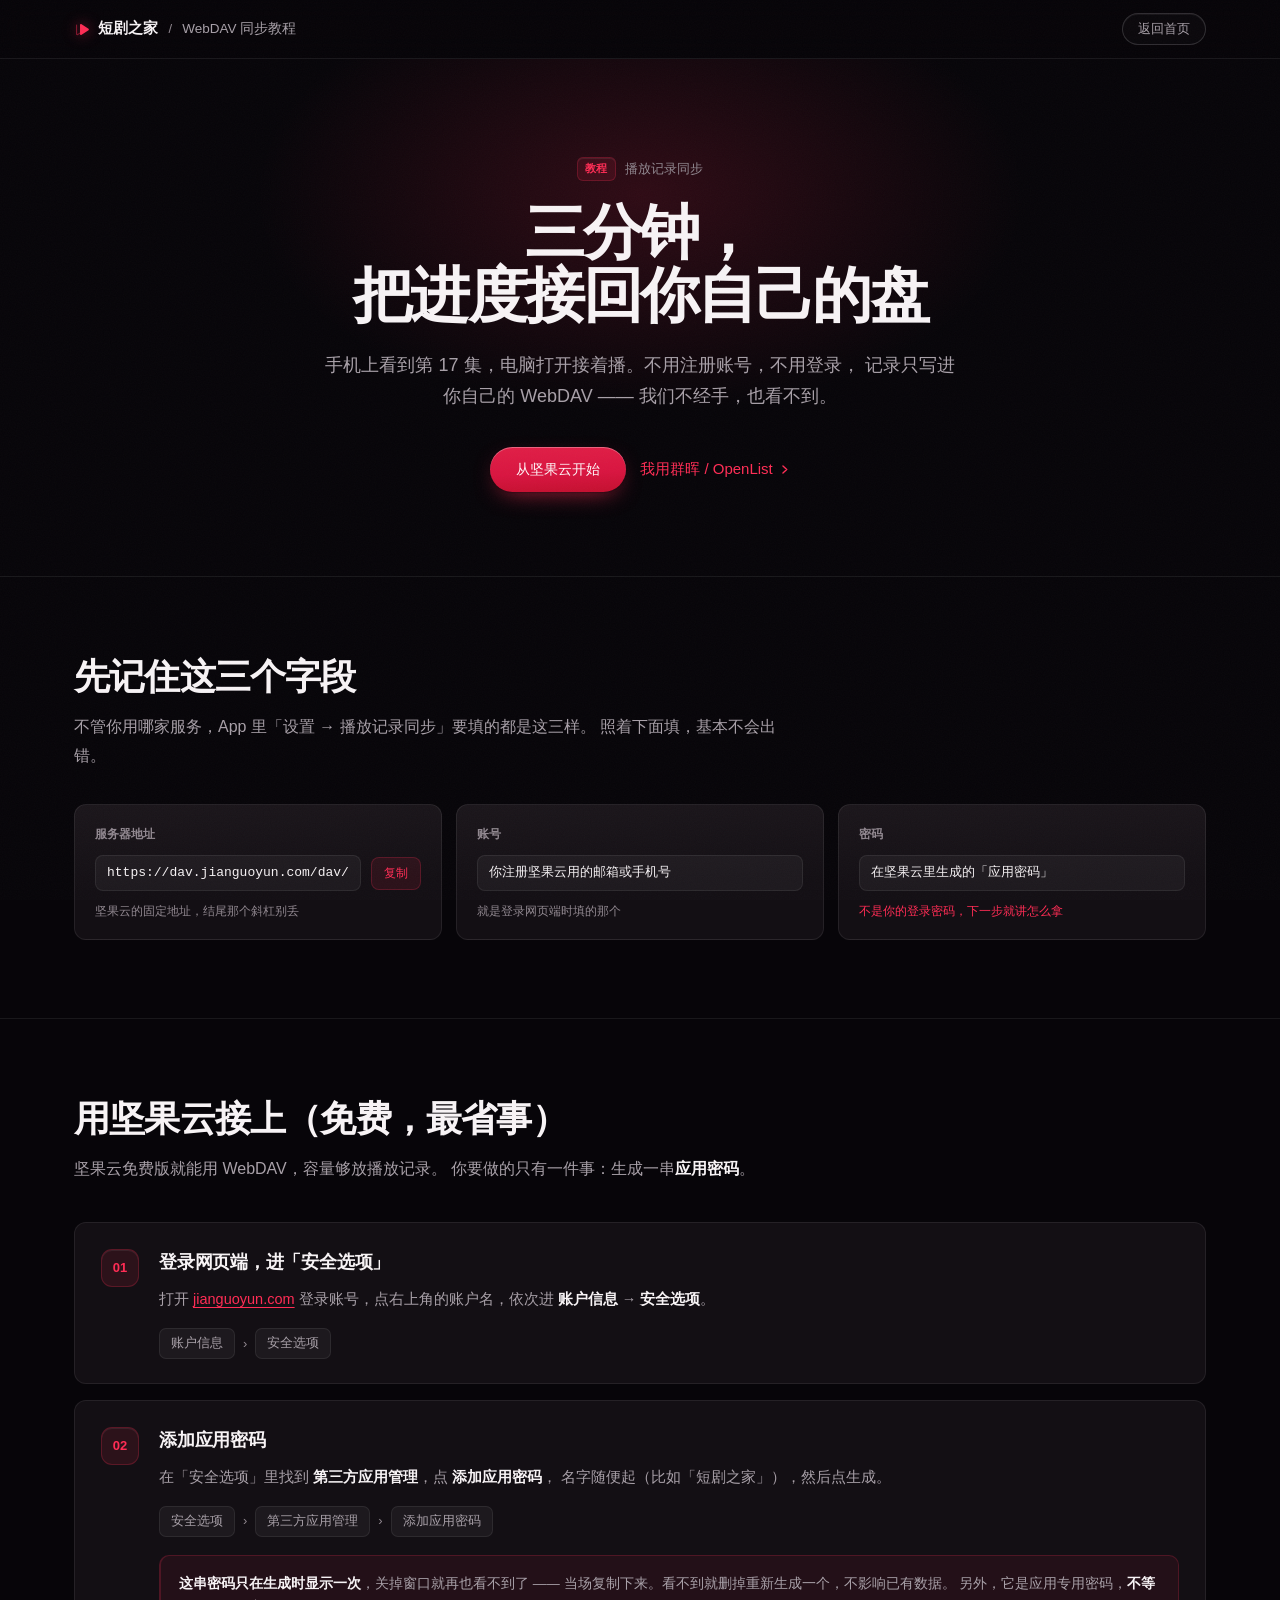
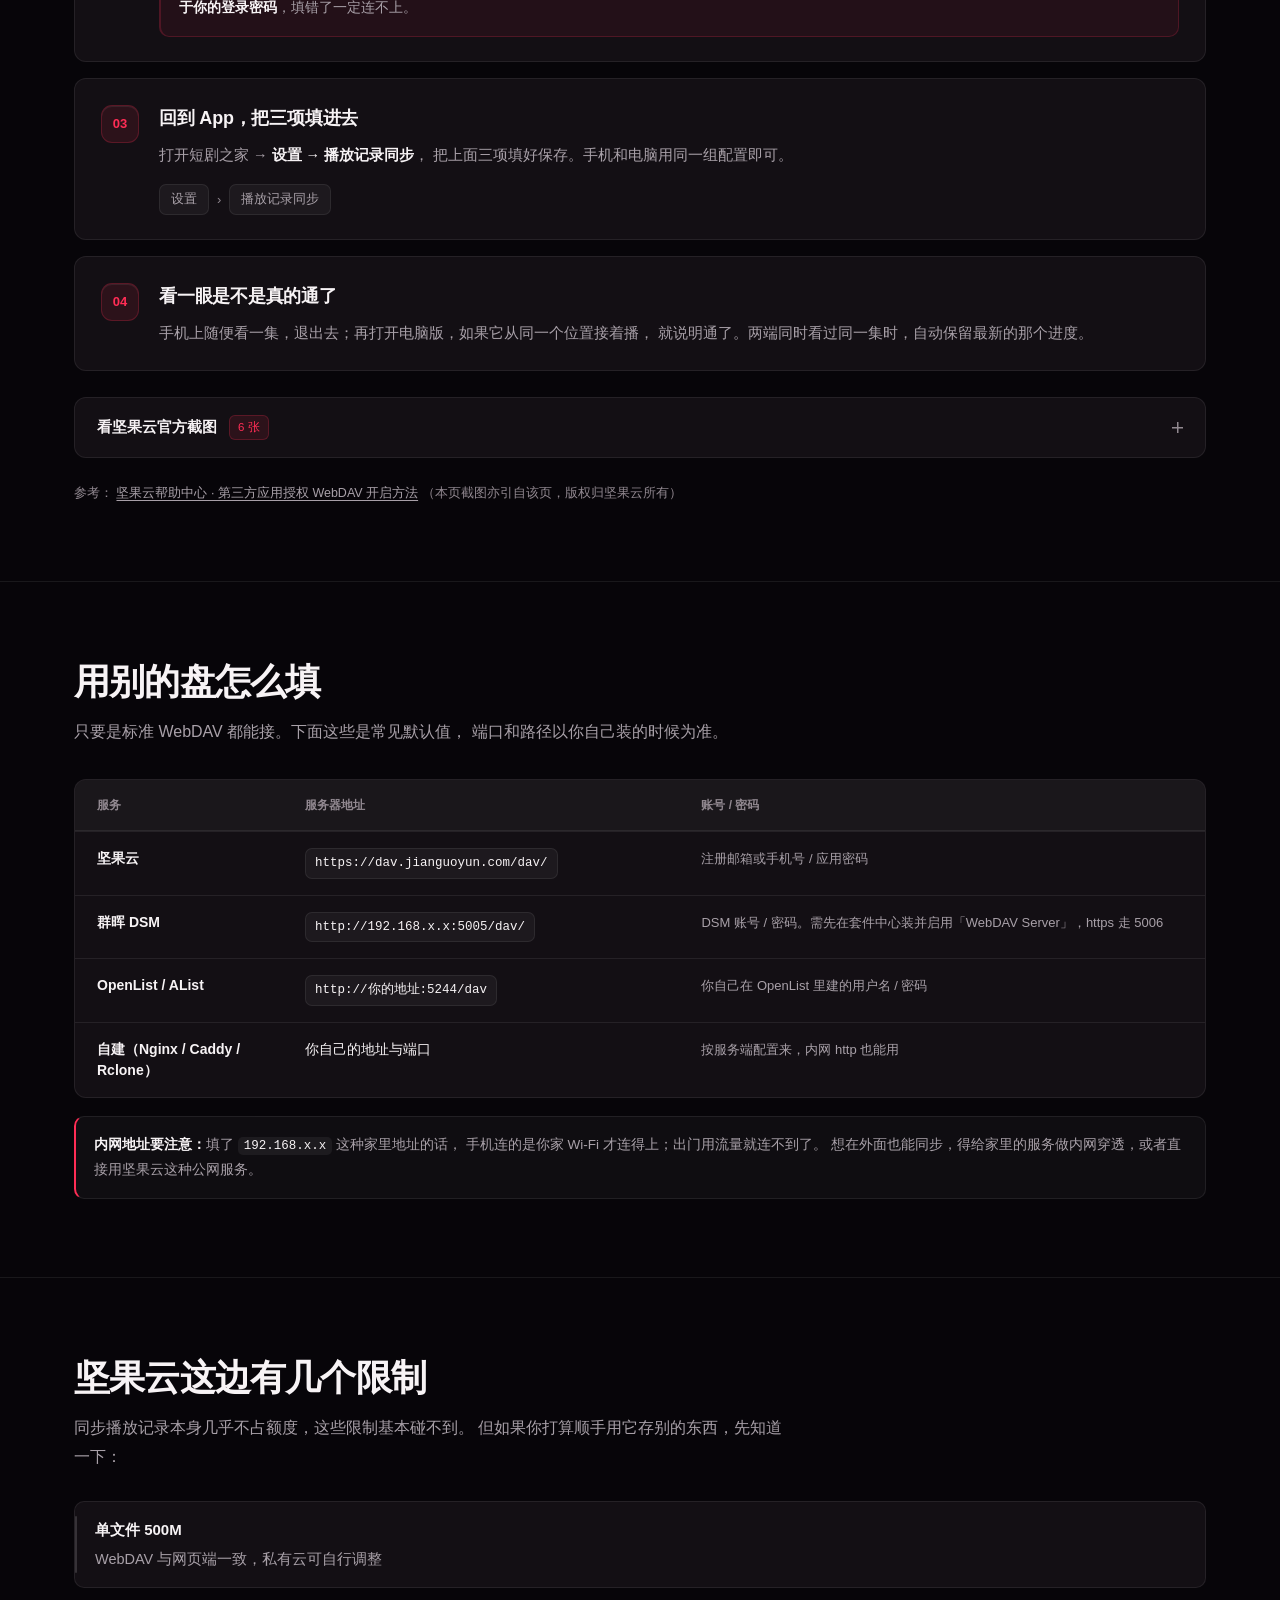
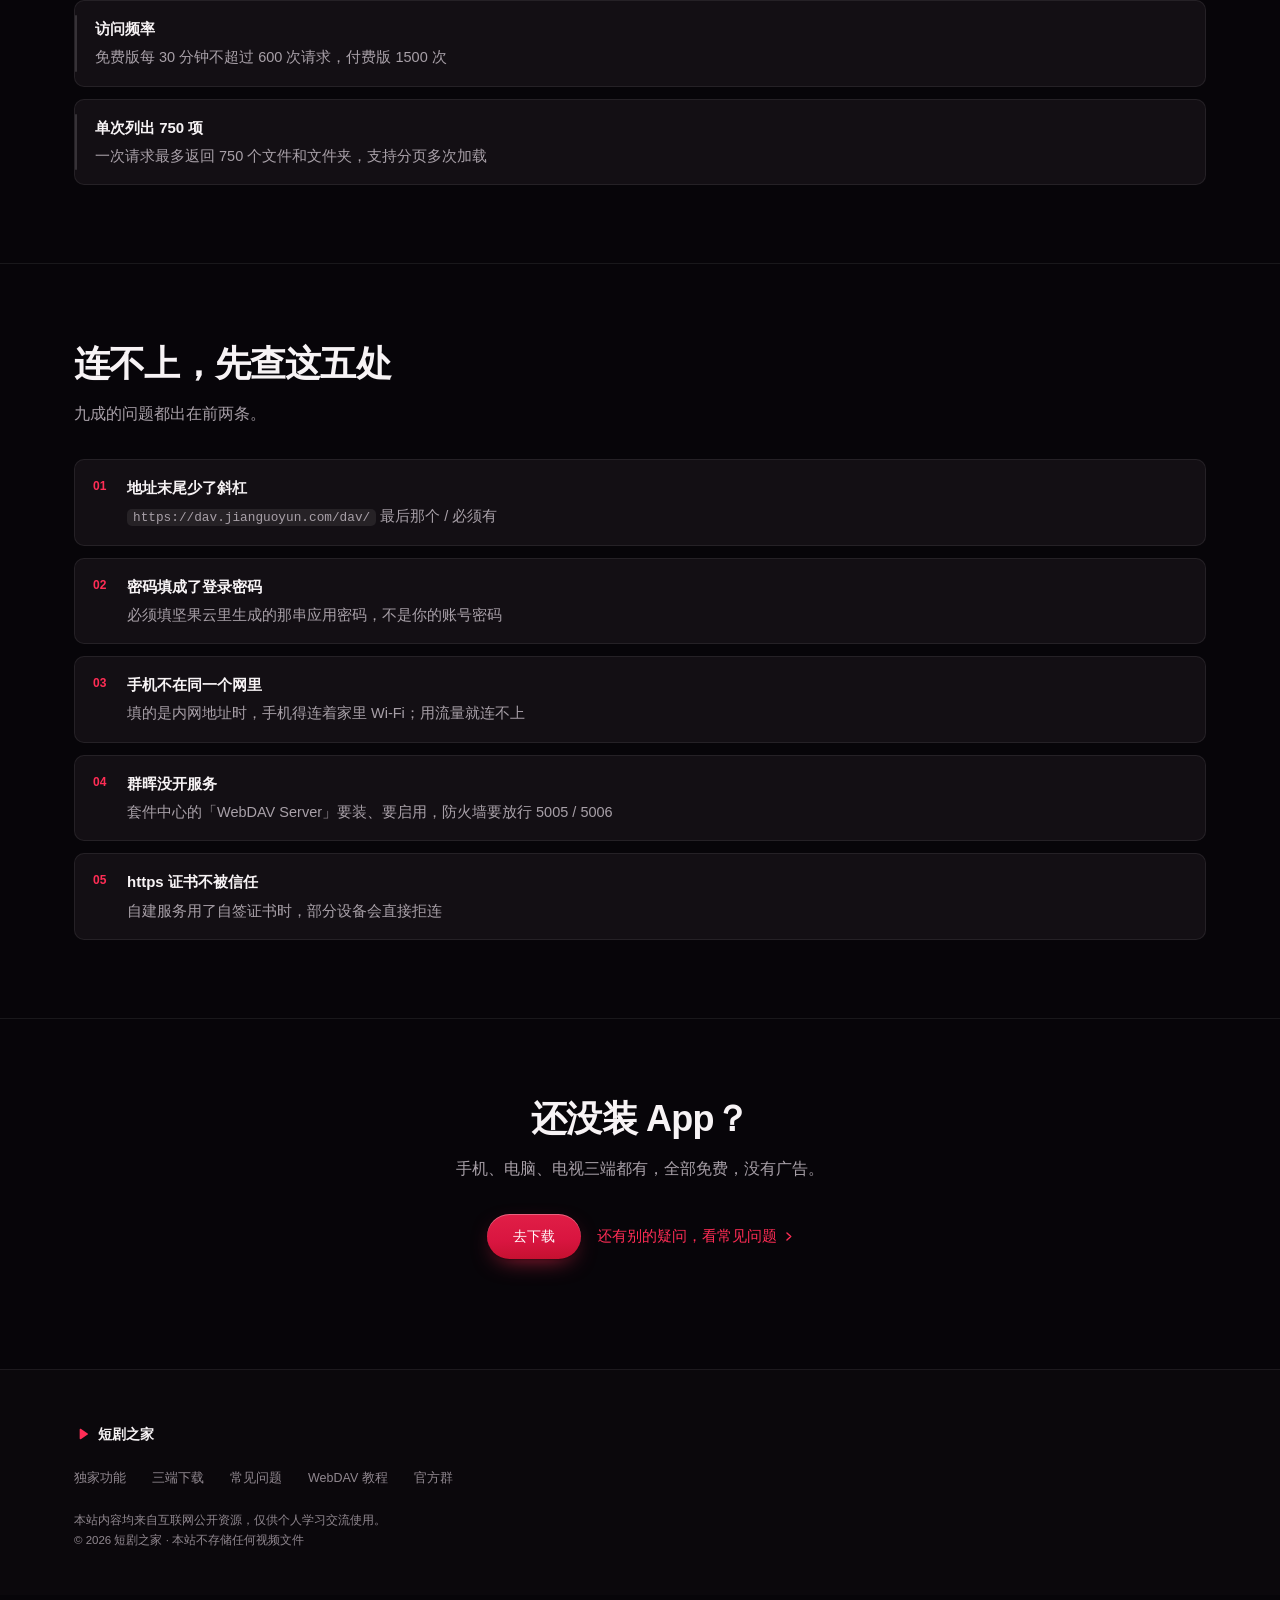
<file: webdav.html>
<!DOCTYPE html>
<html lang="zh-CN">
<head>
<meta charset="UTF-8">
<meta name="viewport" content="width=device-width, initial-scale=1.0, viewport-fit=cover">
<meta name="theme-color" content="#000000">
<title>WebDAV 同步怎么配 · 坚果云 / 群晖 / OpenList — 短剧之家</title>
<meta name="description" content="短剧之家 WebDAV 播放记录同步配置教程：坚果云应用密码怎么生成、服务器地址账号密码怎么填，群晖与 OpenList 的地址格式，以及连不上时的排查清单。">
<meta name="keywords" content="短剧之家,WebDAV,同步教程,坚果云,应用密码,群晖,OpenList,播放记录同步">
<meta name="author" content="短剧之家">
<meta name="robots" content="index,follow">
<meta name="format-detection" content="telephone=no,email=no,address=no">
<link rel="canonical" href="https://jackherex.github.io/miniflix/webdav.html">

<link rel="icon" href="old/assets/logo.svg" type="image/svg+xml">
<link rel="apple-touch-icon" href="old/assets/apple-touch-icon.png">
<link rel="mask-icon" href="old/assets/logo.svg" color="#ff2d55">

<meta property="og:type" content="article">
<meta property="og:site_name" content="短剧之家">
<meta property="og:locale" content="zh_CN">
<meta property="og:url" content="https://jackherex.github.io/miniflix/webdav.html">
<meta property="og:title" content="WebDAV 同步怎么配 · 坚果云 / 群晖 / OpenList — 短剧之家">
<meta property="og:description" content="一分钟生成应用密码，三个字段填完，手机和电脑的播放进度就自动对齐。记录只写进你自己的盘。">
<meta property="og:image" content="https://jackherex.github.io/miniflix/assets/og-cover.jpg">
<meta property="og:image:width" content="1200">
<meta property="og:image:height" content="630">
<meta name="twitter:card" content="summary_large_image">
<meta name="twitter:title" content="WebDAV 同步怎么配 — 短剧之家">
<meta name="twitter:description" content="一分钟生成应用密码，三个字段填完，手机和电脑的播放进度就自动对齐。">
<meta name="twitter:image" content="https://jackherex.github.io/miniflix/assets/og-cover.jpg">

<!-- 面包屑结构化数据：让搜索引擎知道这是官网下的一个子页面 -->
<script type="application/ld+json">
{
  "@context": "https://schema.org",
  "@type": "BreadcrumbList",
  "itemListElement": [
    { "@type": "ListItem", "position": 1, "name": "短剧之家", "item": "https://jackherex.github.io/miniflix/" },
    { "@type": "ListItem", "position": 2, "name": "WebDAV 同步教程", "item": "https://jackherex.github.io/miniflix/webdav.html" }
  ]
}
</script>

<link rel="stylesheet" href="old/css/main.css?v=26">
<link rel="stylesheet" href="old/css/webdav.css?v=2">
</head>
<body>

<div class="grain" aria-hidden="true"></div>

<!-- 教程页用自己的精简页头：不依赖 app.js，移动端也不需要汉堡菜单 -->
<header class="tut-nav">
  <div class="wrap tut-nav__inner">
    <a class="nav__brand" href="./" aria-label="短剧之家首页">
      <svg viewBox="0 0 24 24" width="17" height="17" aria-hidden="true">
        <path d="M8.5 5.2v13.6c0 .9 1 1.4 1.7.9l10.3-6.8c.7-.4.7-1.4 0-1.8L10.2 4.3c-.7-.5-1.7 0-1.7.9Z" fill="currentColor"/>
        <path d="M3.6 5.8v12.4c0 .8.9 1.3 1.6.9l3.2-2" fill="none" stroke="currentColor" stroke-width="1.6" stroke-linecap="round" opacity=".45"/>
      </svg>
      <span>短剧之家</span>
    </a>
    <span class="tut-nav__sep" aria-hidden="true">/</span>
    <span class="tut-nav__here">WebDAV 同步教程</span>
    <a class="btn btn--ghost btn--sm" href="./">返回首页</a>
  </div>
</header>

<main class="tut">

  <!-- ============ 页头 ============ -->
  <section class="tut-hero">
    <div class="tut-hero__glow" aria-hidden="true"></div>
    <div class="wrap">
      <p class="tut-hero__eyebrow"><i>教程</i>播放记录同步</p>
      <h1 class="tut-hero__title">三分钟，<br>把进度接回你自己的盘</h1>
      <p class="tut-hero__sub">
        手机上看到第 17 集，电脑打开接着播。不用注册账号，不用登录，
        记录只写进你自己的 WebDAV —— 我们不经手，也看不到。
      </p>
      <div class="tut-hero__cta">
        <a class="btn btn--primary" href="#nuts">从坚果云开始</a>
        <a class="btn btn--text" href="#others">
          我用群晖 / OpenList
          <svg viewBox="0 0 12 12" width="11" height="11" aria-hidden="true"><path d="M4.3 2.2 8.5 6l-4.2 3.8" fill="none" stroke="currentColor" stroke-width="1.5" stroke-linecap="round" stroke-linejoin="round"/></svg>
        </a>
      </div>
    </div>
  </section>

  <!-- ============ 先记住三项 ============ -->
  <section class="tut-sec" id="fields">
    <div class="wrap">
      <h2 class="tut-h2">先记住这三个字段</h2>
      <p class="tut-lead">
        不管你用哪家服务，App 里「设置 → 播放记录同步」要填的都是这三样。
        照着下面填，基本不会出错。
      </p>

      <div class="fields">
        <div class="field">
          <span class="field__k">服务器地址</span>
          <div class="field__row">
            <code class="field__v" id="davUrl">https://dav.jianguoyun.com/dav/</code>
            <button class="field__copy" type="button" data-copy="davUrl">复制</button>
          </div>
          <p class="field__note">坚果云的固定地址，结尾那个斜杠别丢</p>
        </div>

        <div class="field">
          <span class="field__k">账号</span>
          <div class="field__row">
            <code class="field__v">你注册坚果云用的邮箱或手机号</code>
          </div>
          <p class="field__note">就是登录网页端时填的那个</p>
        </div>

        <div class="field">
          <span class="field__k">密码</span>
          <div class="field__row">
            <code class="field__v">在坚果云里生成的「应用密码」</code>
          </div>
          <p class="field__note field__note--warn">不是你的登录密码，下一步就讲怎么拿</p>
        </div>
      </div>
    </div>
  </section>

  <!-- ============ 坚果云四步 ============ -->
  <section class="tut-sec" id="nuts">
    <div class="wrap">
      <h2 class="tut-h2">用坚果云接上（免费，最省事）</h2>
      <p class="tut-lead">
        坚果云免费版就能用 WebDAV，容量够放播放记录。
        你要做的只有一件事：生成一串<b>应用密码</b>。
      </p>

      <ol class="steps">
        <li class="step">
          <span class="step__no">01</span>
          <div class="step__body">
            <h3 class="step__t">登录网页端，进「安全选项」</h3>
            <p class="step__p">
              打开 <a href="https://www.jianguoyun.com/" target="_blank" rel="noopener">jianguoyun.com</a>
              登录账号，点右上角的账户名，依次进 <b>账户信息</b> → <b>安全选项</b>。
            </p>
            <div class="crumb">
              <span>账户信息</span><i aria-hidden="true">›</i><span>安全选项</span>
            </div>
          </div>
        </li>

        <li class="step">
          <span class="step__no">02</span>
          <div class="step__body">
            <h3 class="step__t">添加应用密码</h3>
            <p class="step__p">
              在「安全选项」里找到 <b>第三方应用管理</b>，点 <b>添加应用密码</b>，
              名字随便起（比如「短剧之家」），然后点生成。
            </p>
            <div class="crumb">
              <span>安全选项</span><i aria-hidden="true">›</i><span>第三方应用管理</span><i aria-hidden="true">›</i><span>添加应用密码</span>
            </div>
            <div class="note note--warn">
              <b>这串密码只在生成时显示一次</b>，关掉窗口就再也看不到了 ——
              当场复制下来。看不到就删掉重新生成一个，不影响已有数据。
              另外，它是应用专用密码，<b>不等于你的登录密码</b>，填错了一定连不上。
            </div>
          </div>
        </li>

        <li class="step">
          <span class="step__no">03</span>
          <div class="step__body">
            <h3 class="step__t">回到 App，把三项填进去</h3>
            <p class="step__p">
              打开短剧之家 → <b>设置 → 播放记录同步</b>，
              把上面三项填好保存。手机和电脑用同一组配置即可。
            </p>
            <div class="crumb">
              <span>设置</span><i aria-hidden="true">›</i><span>播放记录同步</span>
            </div>
          </div>
        </li>

        <li class="step">
          <span class="step__no">04</span>
          <div class="step__body">
            <h3 class="step__t">看一眼是不是真的通了</h3>
            <p class="step__p">
              手机上随便看一集，退出去；再打开电脑版，如果它从同一个位置接着播，
              就说明通了。两端同时看过同一集时，自动保留最新的那个进度。
            </p>
          </div>
        </li>
      </ol>

      <!-- 官方截图：默认收起。details 收起时里面不渲染，配合 loading=lazy，
           没点开就一张图都不下载 —— 教程页首屏不会先糊一屏图。 -->
      <details class="shots" id="shots">
        <summary>
          <span class="shots__t">看坚果云官方截图</span>
          <span class="shots__n">6 张</span>
        </summary>

        <div class="shots__tip">
          下面这些截图引自
          <a href="https://help.jianguoyun.com/?p=2064" target="_blank" rel="noopener">坚果云帮助中心</a>，
          按原文顺序排列，点图片可以看原尺寸。界面会随版本变化，
          <b>操作以上面的文字步骤为准</b>，图只是拿来对照着看。
          安卓端的入口是「设置 → 第三方应用管理」，跟 iOS 一样。
        </div>

        <div class="shots__grid">
          <figure>
            <a href="old/assets/webdav/1.png" target="_blank" rel="noopener">
              <img src="old/assets/webdav/1.png" width="425" height="213" loading="lazy"
                   alt="坚果云网页端右上角账户名菜单，其中的账户信息入口">
            </a>
            <figcaption>网页端 · 账户信息 → 安全选项</figcaption>
          </figure>

          <figure>
            <a href="old/assets/webdav/22.png" target="_blank" rel="noopener">
              <img src="old/assets/webdav/22.png" width="704" height="478" loading="lazy"
                   alt="坚果云安全选项页面中的第三方应用管理区域">
            </a>
            <figcaption>网页端 · 安全选项 → 第三方应用管理 → 添加应用密码</figcaption>
          </figure>

          <figure>
            <a href="old/assets/webdav/1-3.png" target="_blank" rel="noopener">
              <img src="old/assets/webdav/1-3.png" width="1021" height="556" loading="lazy"
                   alt="坚果云添加应用密码、生成密码的界面">
            </a>
            <figcaption>网页端 · 起个名字，生成应用密码</figcaption>
          </figure>

          <figure>
            <a href="old/assets/webdav/41.png" target="_blank" rel="noopener">
              <img src="old/assets/webdav/41.png" width="430" height="102" loading="lazy"
                   alt="坚果云 iOS 客户端设置页里的第三方应用管理入口">
            </a>
            <figcaption>移动端（iOS）· 设置 → 第三方应用管理</figcaption>
          </figure>

          <figure>
            <a href="old/assets/webdav/5.png" target="_blank" rel="noopener">
              <img src="old/assets/webdav/5.png" width="336" height="592" loading="lazy"
                   alt="坚果云 iOS 客户端的第三方应用管理界面">
            </a>
            <figcaption>移动端（iOS）· 应用密码管理界面</figcaption>
          </figure>

          <figure>
            <a href="old/assets/webdav/6.png" target="_blank" rel="noopener">
              <img src="old/assets/webdav/6.png" width="327" height="406" loading="lazy"
                   alt="在第三方应用里填写服务器地址、账号与应用密码的界面">
            </a>
            <figcaption>移动端（iOS）· 在应用里填地址、账号、应用密码</figcaption>
          </figure>
        </div>
      </details>

      <p class="tut-src">
        参考：
        <a href="https://help.jianguoyun.com/?p=2064" target="_blank" rel="noopener">坚果云帮助中心 · 第三方应用授权 WebDAV 开启方法</a>
        （本页截图亦引自该页，版权归坚果云所有）
      </p>
    </div>
  </section>

  <!-- ============ 其他服务 ============ -->
  <section class="tut-sec" id="others">
    <div class="wrap">
      <h2 class="tut-h2">用别的盘怎么填</h2>
      <p class="tut-lead">
        只要是标准 WebDAV 都能接。下面这些是常见默认值，
        端口和路径以你自己装的时候为准。
      </p>

      <div class="tbl" role="table" aria-label="常见 WebDAV 服务对照">
        <div class="tbl__head" role="row">
          <span role="columnheader">服务</span>
          <span role="columnheader">服务器地址</span>
          <span role="columnheader">账号 / 密码</span>
        </div>
        <div class="tbl__row" role="row">
          <span class="tbl__k" role="cell">坚果云</span>
          <span class="tbl__v" role="cell"><code>https://dav.jianguoyun.com/dav/</code></span>
          <span class="tbl__n" role="cell">注册邮箱或手机号 / 应用密码</span>
        </div>
        <div class="tbl__row" role="row">
          <span class="tbl__k" role="cell">群晖 DSM</span>
          <span class="tbl__v" role="cell"><code>http://192.168.x.x:5005/dav/</code></span>
          <span class="tbl__n" role="cell">DSM 账号 / 密码。需先在套件中心装并启用「WebDAV Server」，https 走 5006</span>
        </div>
        <div class="tbl__row" role="row">
          <span class="tbl__k" role="cell">OpenList / AList</span>
          <span class="tbl__v" role="cell"><code>http://你的地址:5244/dav</code></span>
          <span class="tbl__n" role="cell">你自己在 OpenList 里建的用户名 / 密码</span>
        </div>
        <div class="tbl__row" role="row">
          <span class="tbl__k" role="cell">自建（Nginx / Caddy / Rclone）</span>
          <span class="tbl__v" role="cell">你自己的地址与端口</span>
          <span class="tbl__n" role="cell">按服务端配置来，内网 http 也能用</span>
        </div>
      </div>

      <div class="note">
        <b>内网地址要注意：</b>填了 <code>192.168.x.x</code> 这种家里地址的话，
        手机连的是你家 Wi-Fi 才连得上；出门用流量就连不到了。
        想在外面也能同步，得给家里的服务做内网穿透，或者直接用坚果云这种公网服务。
      </div>
    </div>
  </section>

  <!-- ============ 限制 ============ -->
  <section class="tut-sec" id="limit">
    <div class="wrap">
      <h2 class="tut-h2">坚果云这边有几个限制</h2>
      <p class="tut-lead">
        同步播放记录本身几乎不占额度，这些限制基本碰不到。
        但如果你打算顺手用它存别的东西，先知道一下：
      </p>
      <ul class="check">
        <li><b>单文件 500M</b>WebDAV 与网页端一致，私有云可自行调整</li>
        <li><b>访问频率</b>免费版每 30 分钟不超过 600 次请求，付费版 1500 次</li>
        <li><b>单次列出 750 项</b>一次请求最多返回 750 个文件和文件夹，支持分页多次加载</li>
      </ul>
    </div>
  </section>

  <!-- ============ 排查 ============ -->
  <section class="tut-sec" id="fix">
    <div class="wrap">
      <h2 class="tut-h2">连不上，先查这五处</h2>
      <p class="tut-lead">九成的问题都出在前两条。</p>
      <ul class="check check--num">
        <li><b>地址末尾少了斜杠</b><code>https://dav.jianguoyun.com/dav/</code> 最后那个 / 必须有</li>
        <li><b>密码填成了登录密码</b>必须填坚果云里生成的那串应用密码，不是你的账号密码</li>
        <li><b>手机不在同一个网里</b>填的是内网地址时，手机得连着家里 Wi-Fi；用流量就连不上</li>
        <li><b>群晖没开服务</b>套件中心的「WebDAV Server」要装、要启用，防火墙要放行 5005 / 5006</li>
        <li><b>https 证书不被信任</b>自建服务用了自签证书时，部分设备会直接拒连</li>
      </ul>
    </div>
  </section>

  <!-- ============ 结尾 ============ -->
  <section class="tut-sec tut-cta">
    <div class="wrap">
      <h2 class="tut-h2">还没装 App？</h2>
      <p class="tut-lead">手机、电脑、电视三端都有，全部免费，没有广告。</p>
      <div class="tut-cta__row">
        <a class="btn btn--primary" href="./">去下载</a>
        <a class="btn btn--text" href="./#faq">
          还有别的疑问，看常见问题
          <svg viewBox="0 0 12 12" width="11" height="11" aria-hidden="true"><path d="M4.3 2.2 8.5 6l-4.2 3.8" fill="none" stroke="currentColor" stroke-width="1.5" stroke-linecap="round" stroke-linejoin="round"/></svg>
        </a>
      </div>
    </div>
  </section>

</main>

<footer class="foot">
  <div class="wrap foot__inner">
    <div class="foot__brand">
      <svg viewBox="0 0 24 24" width="16" height="16" aria-hidden="true">
        <path d="M8.5 5.2v13.6c0 .9 1 1.4 1.7.9l10.3-6.8c.7-.4.7-1.4 0-1.8L10.2 4.3c-.7-.5-1.7 0-1.7.9Z" fill="currentColor"/>
      </svg>
      <span>短剧之家</span>
    </div>
    <nav class="foot__links">
      <a href="./">独家功能</a>
      <a href="./">三端下载</a>
      <a href="./#faq">常见问题</a>
      <a href="webdav.html">WebDAV 教程</a>
      <a href="https://t.me/duanjuzhijia" target="_blank" rel="noopener">官方群</a>
    </nav>
    <p class="foot__legal">
      本站内容均来自互联网公开资源，仅供个人学习交流使用。<br>
      © <span id="year"></span> 短剧之家 · 本站不存储任何视频文件
    </p>
  </div>
</footer>

<script>
/* 教程页只做两件小事：复制字段值 + 页脚年份。
   刻意不引 app.js —— 那是首页的（hero 舞台、章节导航、同步演示都要首页 DOM），
   教程页引了只会报一堆找不到元素。 */
(function () {
  var yearEl = document.getElementById('year');
  if (yearEl) yearEl.textContent = new Date().getFullYear();

  function fallbackCopy(text) {
    var ta = document.createElement('textarea');
    ta.value = text;
    ta.setAttribute('readonly', '');
    ta.style.position = 'fixed';
    ta.style.opacity = '0';
    document.body.appendChild(ta);
    ta.select();
    try { document.execCommand('copy'); } catch (e) {}
    document.body.removeChild(ta);
  }

  document.querySelectorAll('[data-copy]').forEach(function (btn) {
    btn.addEventListener('click', function () {
      var src = document.getElementById(btn.getAttribute('data-copy'));
      if (!src) return;
      var text = src.textContent.trim();
      if (navigator.clipboard && navigator.clipboard.writeText) {
        navigator.clipboard.writeText(text).catch(function () { fallbackCopy(text); });
      } else {
        fallbackCopy(text);
      }
      btn.textContent = '已复制';
      btn.classList.add('is-done');
      setTimeout(function () {
        btn.textContent = '复制';
        btn.classList.remove('is-done');
      }, 1600);
    });
  });
})();
</script>
</body>
</html>
</file>
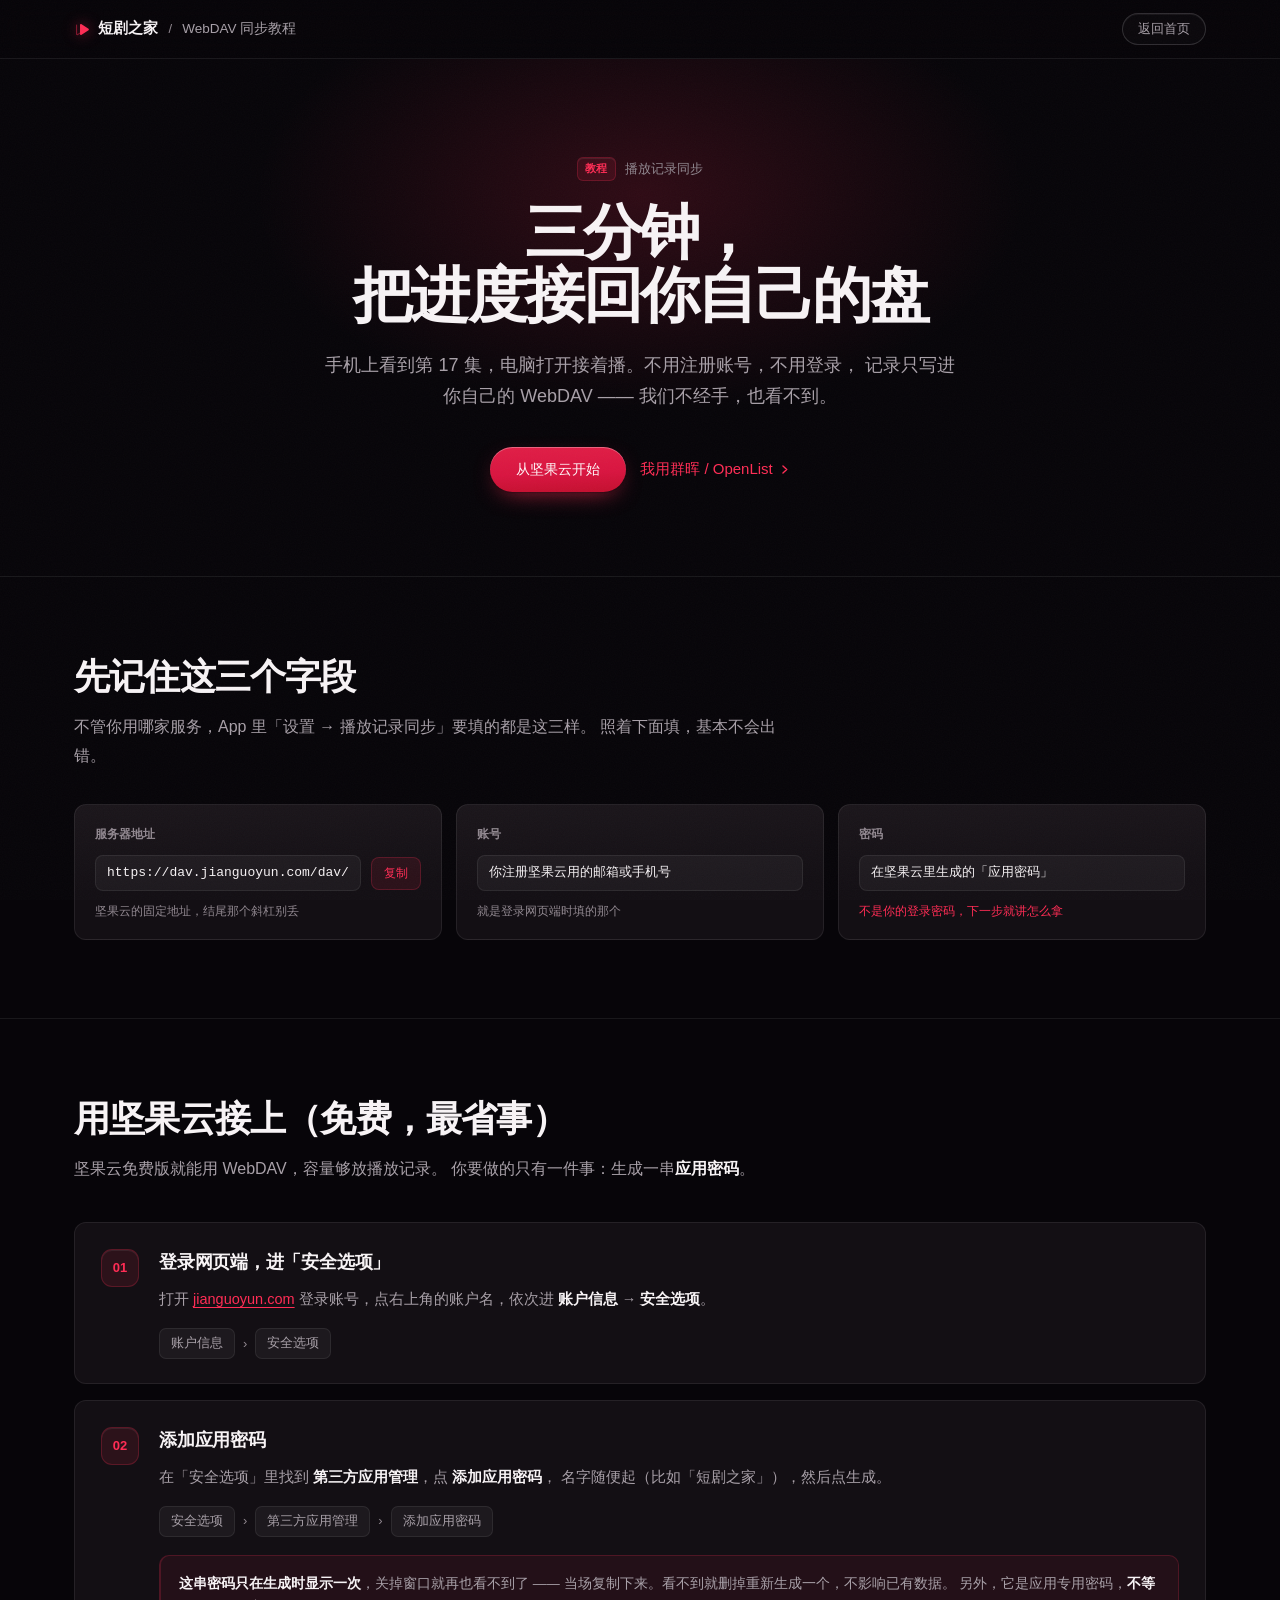
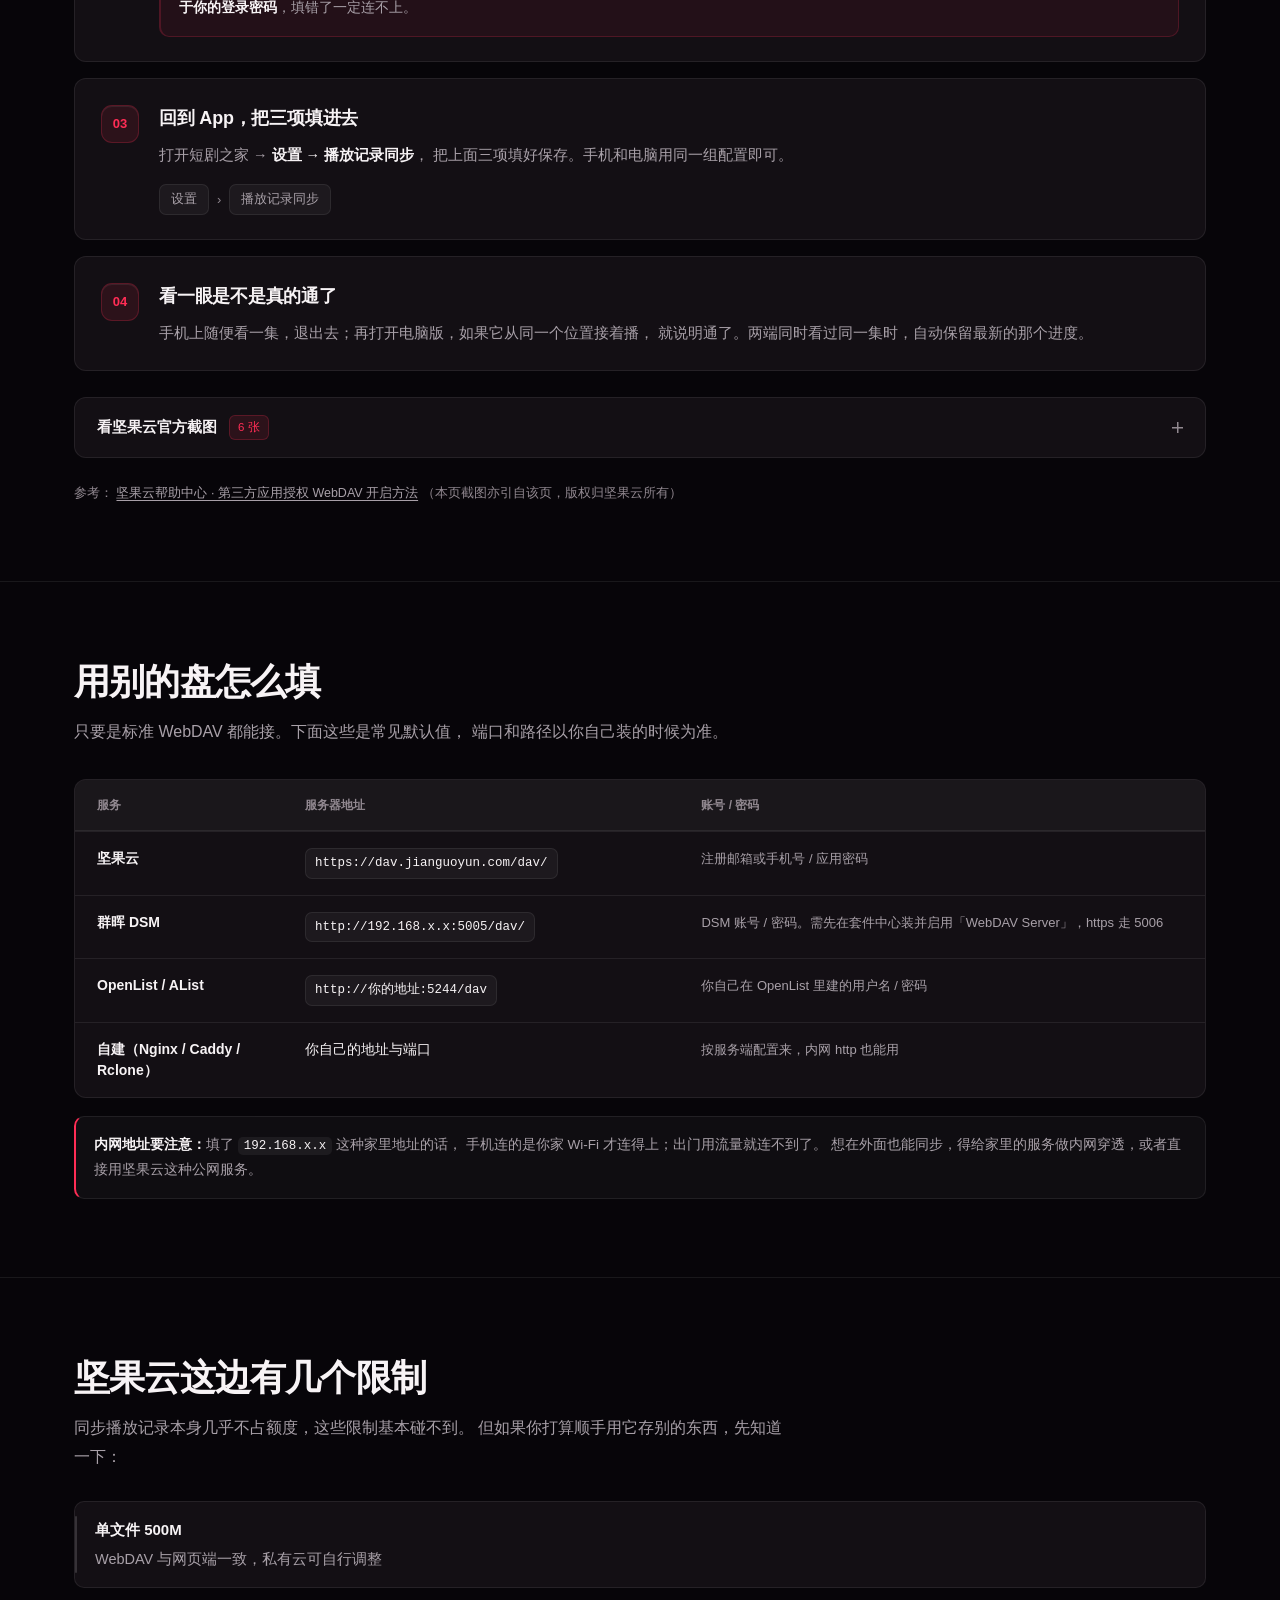
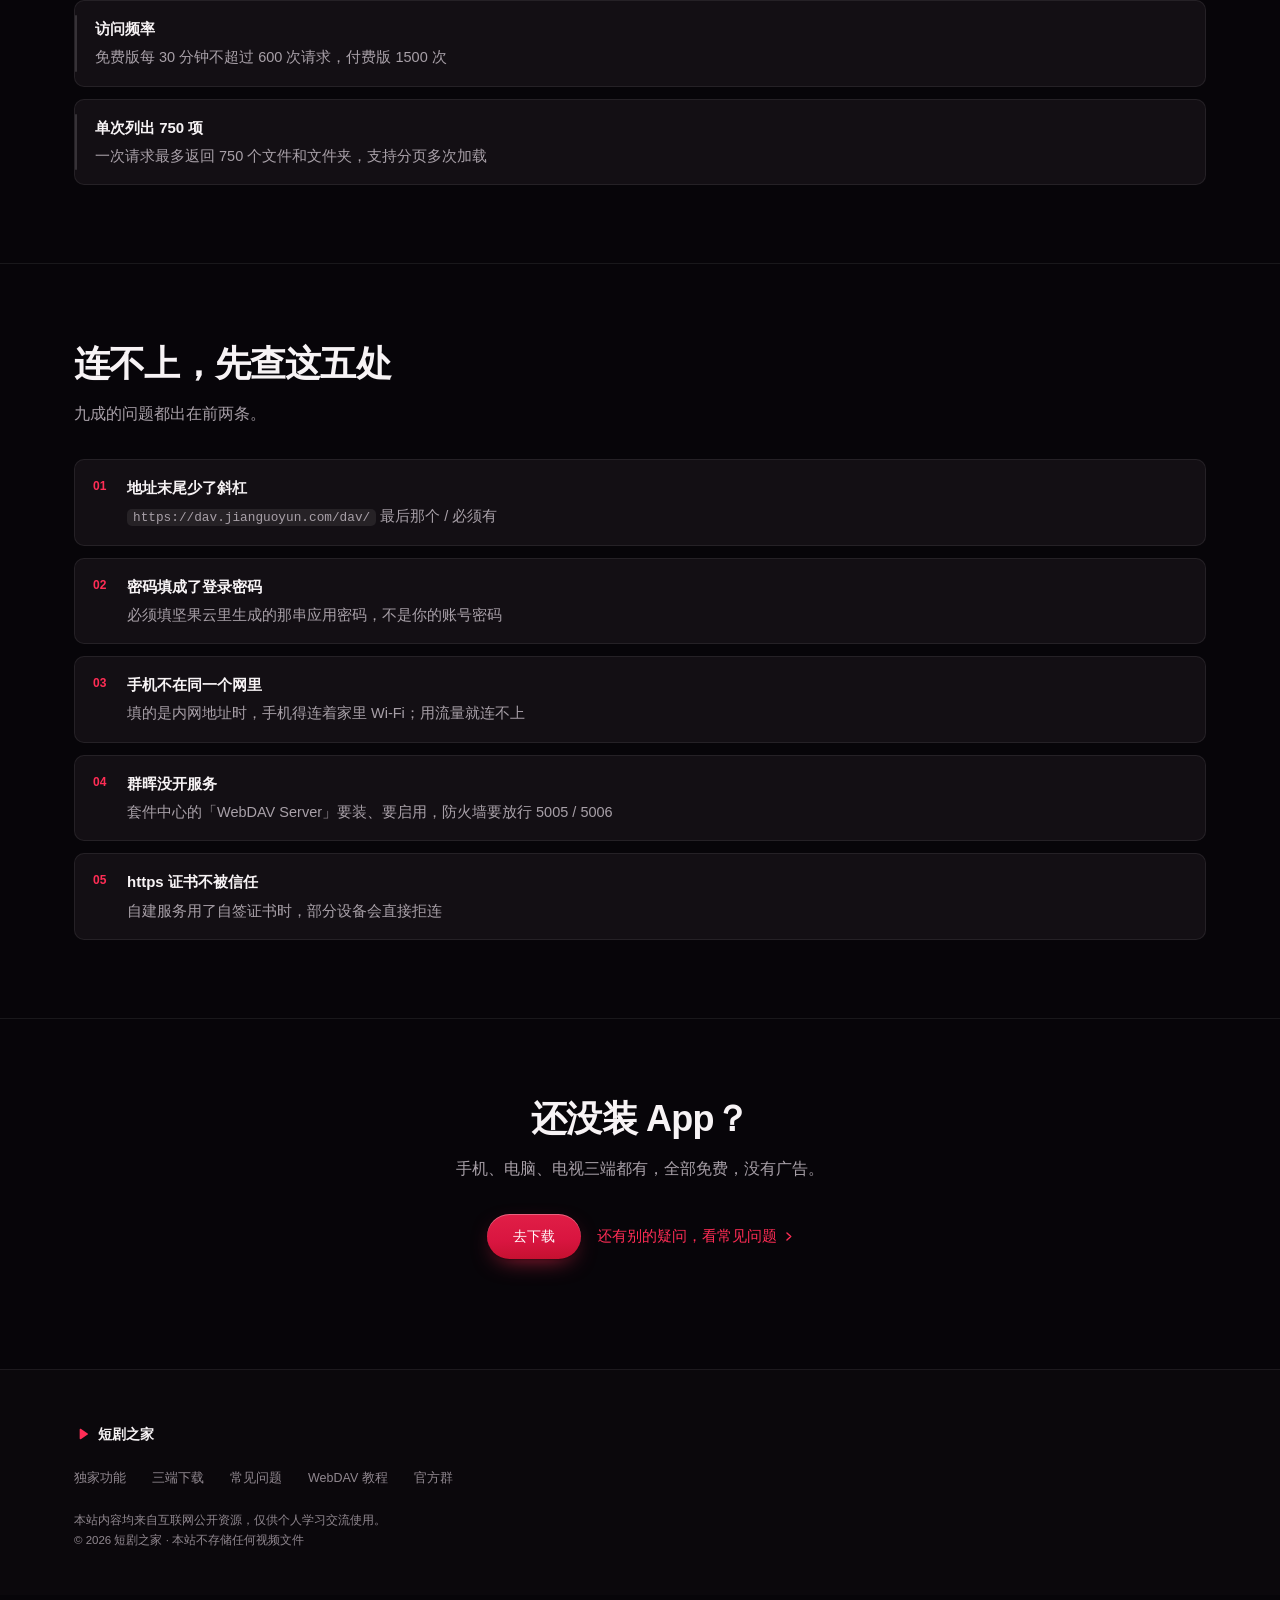
<file: old/webdav.html>
<!doctype html>
<html lang="zh-CN">
<head>
<meta charset="utf-8">
<meta name="viewport" content="width=device-width, initial-scale=1">
<title>WebDAV 同步教程 · 短剧之家</title>
<!-- 2026-11-14：教程页已挪回根目录 /webdav.html，这里只做跳转（带上 #锚点），老链接照样能打开。 -->
<meta http-equiv="refresh" content="0; url=../webdav.html">
<link rel="canonical" href="https://jackherex.github.io/miniflix/webdav.html">
<script>location.replace('../webdav.html' + location.search + location.hash);</script>
</head>
<body>
<p>教程页已移到 <a href="../webdav.html">这里</a>。</p>
</body>
</html>
</file>
<file: old/css/main.css>
/* finesse · register=brand · A=warm-rose-tinted-neutral + system sans ·
 * B=700/400 重量对撞 · C=split / stacked-stage 交替 ·
 * D=CSS-3D + scroll-driven · E=放映机打在炭黑上的光 ·
 * SOUL=7 SPECTACLE=5 DENSITY=5 */
/* ================================================================
   短剧之家 · 官网样式
   设计基调：影院深色 + 苹果式克制排版 + 大留白
   ⚠️ 底色一律**带品牌色偏**：#070509 而不是 #000，#f7f3f5 而不是 #fff。
      纯黑纯白会让页面像没调过色的矢量稿，偏一点玫红才像「打过光」。
   ================================================================ */

:root{
  --bg:#070509;
  --bg-soft:#0b080c;
  --surface:#130f14;
  --surface-2:#1b161b;
  /* ---- 描边：不再是单一白线，改成分层 ----
     --line       极轻，用于大面积容器分割
     --line-strong 悬停/强调
     --line-top   卡片顶部内高光，制造「光从上方来」的玻璃感 */
  --line:rgba(255,255,255,.075);
  --line-strong:rgba(255,255,255,.15);
  --line-top:rgba(255,255,255,.085);
  --line-bot:rgba(255,255,255,.028);

  /* ⚠️ --text-3 原来 #6e6e73，在 #0c0c0f / #000 底上实测对比度只有 3.85 / 4.14，
     低于 WCAG AA 的 4.5:1 —— 而它承担了 9 处正文级文字
     （mock 说明、页脚法务、三端体积、章节序号…），全部不达标。
     提到 #8a8a8f 后实测 5.66；现在整体改暖色系，取 #918890，
     实测 #070509 上 5.93 / #1b161b 上 5.21，都留足余量。 */
  --text:#f7f3f5;
  --text-2:#a8a0a8;
  --text-3:#918890;
  --accent:#ff2d55;
  --accent-2:#ff6b3d;
  /* 按钮底用的深绯红：白字压在 #ff2d55 上只有 3.65:1（不达 AA 4.5），
     压在这个色上 4.68:1。发光阴影保留，所以看起来一样亮。 */
  --accent-ink:#e11f47;
  --accent-ink-2:#c4102f;

  --radius:20px;
  --radius-sm:12px;
  --ease:cubic-bezier(.16,1,.3,1);
  /* 更「重」的收尾曲线，用于大位移 */
  --ease-out:cubic-bezier(.22,.61,.36,1);
  --maxw:1180px;

  /* ---- 分层阴影体系 ----
     黑底上纯黑阴影不可见，所以关键不是「更深」，而是
     「近距离细阴影 + 远距离大扩散」两层叠加，再配顶部内高光。 */
  /* 阴影也不是纯黑：往玫红偏一点（10,2,6），压在炭黑底上才有「体积」而不是「黑洞」 */
  --sh-1:0 1px 2px rgba(10,2,6,.5), 0 8px 24px -12px rgba(10,2,6,.75);
  --sh-2:0 1px 2px rgba(10,2,6,.5), 0 18px 44px -18px rgba(10,2,6,.85);
  --sh-3:0 2px 4px rgba(10,2,6,.5), 0 34px 70px -28px rgba(10,2,6,.95);
  --sh-4:0 2px 6px rgba(10,2,6,.55), 0 60px 120px -40px rgba(10,2,6,1);
  /* 顶部内高光：玻璃质感的灵魂 */
  --inset-top:inset 0 1px 0 var(--line-top);
  --inset-bot:inset 0 -1px 0 var(--line-bot);

  /* ---- 光场：每屏一个方向，避免整页死黑 ---- */
  --glow-warm:radial-gradient(ellipse 62% 48% at 50% 0%,rgba(255,45,85,.11),transparent 70%);
  --glow-cool:radial-gradient(ellipse 58% 44% at 50% 100%,rgba(90,120,255,.07),transparent 72%);

  /* ---- 排版刻度：四级 ----
     display 首屏大字 / title 区块标题 / h 卡片标题 / body 正文 / cap 说明 */
  --fs-display:clamp(46px,8.8vw,124px);
  --fs-title:clamp(30px,5.1vw,58px);
  --fs-h:clamp(20px,2.7vw,25px);
  --fs-body:15.5px;
  --fs-cap:12.5px;
  --track-display:-.042em;
  --track-title:-.028em;
  --track-h:-.02em;
  --track-cap:.01em;

  --font:"SF Pro Display","SF Pro Text",-apple-system,BlinkMacSystemFont,
         "PingFang SC","Microsoft YaHei","Helvetica Neue",Helvetica,Arial,sans-serif;
  --mono:ui-monospace,SFMono-Regular,"SF Mono",Menlo,monospace;
}

*{margin:0;padding:0;box-sizing:border-box}

/* ⚠️ 横向溢出用 clip，不用 hidden。
   hidden 会把元素变成滚动容器，从而**悄悄废掉内部所有 position:sticky 的后代**；
   clip 只裁剪、不创建滚动容器，是移动端 M1 规则要求的写法。 */
html{scroll-behavior:smooth;-webkit-text-size-adjust:100%;overflow-x:clip}
section[id]{scroll-margin-top:64px}

body{
  font-family:var(--font);
  background:var(--bg);
  color:var(--text);
  line-height:1.5;
  overflow-x:clip;
  -webkit-font-smoothing:antialiased;
  -moz-osx-font-smoothing:grayscale;
}

/* 键盘焦点环：全站统一一条。
   之前只有 .chap__i 写了 :focus-visible，按钮和下载链接全靠 UA 默认样式 ——
   深色底上那圈默认轮廓几乎看不见。浅色反相段里 var(--accent) 会跟着变深，照样看得见。 */
a:focus-visible,button:focus-visible,summary:focus-visible,
[tabindex]:focus-visible{
  outline:2px solid var(--accent);outline-offset:3px;border-radius:6px;
}
.btn:focus-visible{outline-offset:4px}

img{display:block;max-width:100%}
a{color:inherit;text-decoration:none}
button{font-family:inherit;cursor:pointer;border:none;background:none;color:inherit}
code{font-family:ui-monospace,SFMono-Regular,Menlo,monospace;font-size:.88em;
     background:rgba(255,255,255,.08);padding:1px 6px;border-radius:5px}

.wrap{width:100%;max-width:var(--maxw);margin:0 auto;padding:0 24px}

/* 排版刻度（--fs-*）、分层阴影（--sh-*）、光场（--glow-*）统一在 :root 定义，
   各组件直接引用变量。
   注：曾有一批 .t-display / .t-title / .t-h / .t-body / .t-cap / .tt-grad /
   .num / .glass 工具类，实测全站零引用（各组件都写了自己的版本），已删除。 */

/* 细腻噪点，避免大面积纯黑显得死板 */
.grain{
  position:fixed;inset:0;z-index:9999;pointer-events:none;opacity:.028;
  background-image:url("data:image/svg+xml,%3Csvg xmlns='http://www.w3.org/2000/svg' width='160' height='160'%3E%3Cfilter id='n'%3E%3CfeTurbulence type='fractalNoise' baseFrequency='.85' numOctaves='4'/%3E%3C/filter%3E%3Crect width='160' height='160' filter='url(%23n)'/%3E%3C/svg%3E");
}

/* ================= 滚动显现 =================
   安全策略：CSS 默认可见；JS 就绪后给 <html> 加 .js-reveal，才启用隐藏+动画。
   这样即使 JS 失败 / 锚点直跳 / 无头渲染，内容也永远不会丢失。 */
/* ⚠️ 这里**故意不写 will-change**。
   曾经写过 will-change:opacity,transform，结果 .in 之后从不撤销 ——
   全站 56 个揭示元素 = 56 个**永久提升的合成图层**：
     · 吃 GPU 显存
     · 更要命的是：图层内的文字被**一次性栅格化**并随图层移动。
       手机 DPR 是整数(2x/3x)、栅格对齐所以清晰；
       Windows 125%/150% 缩放是分数 DPR(1.25/1.5)、栅格不对齐
       → 文字发虚、移动时发抖 —— 这正是「手机正常、电脑不正常」的原因。
   一次性过渡不需要 will-change（它本来是给「即将变化且反复变化」的元素用的），
   浏览器对 opacity/transform 过渡本身就做了合成优化。 */
html.js-reveal .reveal{
  opacity:0;transform:translateY(28px);
  transition:opacity .9s var(--ease),transform .9s var(--ease);
}
html.js-reveal .reveal.in{opacity:1;transform:none}
/* 错峰阶梯：步长 80ms。
   ⚠️ 必须与 JS 里实际用到的最大 data-delay 对齐 —— 之前只写到 4，
   而独家功能区用了 5 / 6，导致最后两张卡没有延迟、节奏断掉。 */
.reveal[data-delay="1"]{transition-delay:.08s}
.reveal[data-delay="2"]{transition-delay:.16s}
.reveal[data-delay="3"]{transition-delay:.24s}
.reveal[data-delay="4"]{transition-delay:.32s}
.reveal[data-delay="5"]{transition-delay:.40s}
.reveal[data-delay="6"]{transition-delay:.48s}
.reveal[data-delay="7"]{transition-delay:.56s}
.reveal[data-delay="8"]{transition-delay:.64s}

/* 编排型卡片（独家功能区）：位移更大、带缩放与模糊，
   配合 JS 按行下发的 transition-delay，滚到时一层层弹上来。
   延迟由 JS 内联设置，故此处不设 transition-delay。 */
html.js-reveal .reveal-card{
  opacity:0;
  transform:translateY(72px) scale(.94);
  filter:blur(6px);
  transition:opacity .78s var(--ease),transform .78s var(--ease),
             filter .78s var(--ease);
  /* 同样不写 will-change，理由见上方 .reveal 的说明 */
}
html.js-reveal .reveal-card.in{
  opacity:1;transform:none;filter:blur(0);
}

/* ================= 导航 ================= */
.nav{
  position:fixed;top:0;left:0;right:0;z-index:100;
  height:48px;
  backdrop-filter:saturate(180%) blur(20px);
  -webkit-backdrop-filter:saturate(180%) blur(20px);
  background:rgba(10,10,12,.62);
  border-bottom:1px solid transparent;
  transition:border-color .4s var(--ease),background .4s var(--ease);
}
.nav.scrolled{
  border-bottom-color:var(--line);
  background:rgba(10,10,12,.78);
  box-shadow:0 1px 0 rgba(255,255,255,.03),0 12px 34px -22px rgba(10,2,6,.95);
}
.nav__inner{
  max-width:var(--maxw);margin:0 auto;height:100%;
  padding:0 24px;display:flex;align-items:center;gap:34px;
}
.nav__brand{display:flex;align-items:center;gap:7px;font-size:14.5px;font-weight:600;letter-spacing:.01em}
.nav__brand svg{color:var(--accent);filter:drop-shadow(0 0 7px rgba(255,45,85,.6))}
.nav__links{display:flex;gap:30px;margin-left:auto}
.nav__links a{
  position:relative;font-size:12.5px;color:var(--text-2);
  transition:color .25s var(--ease);
}
.nav__links a:hover{color:var(--text)}
/* 悬停时下方浮出一条极细短横线，比单纯变色更「被设计过」 */
.nav__links a::after{
  content:"";position:absolute;left:50%;bottom:-5px;width:0;height:1px;
  transform:translateX(-50%);
  background:var(--accent);opacity:.85;
  transition:width .3s var(--ease);
}
.nav__links a:hover::after{width:14px}
/* 滚动进度条：贴在导航栏底边 */
.nav__progress{
  position:absolute;left:0;bottom:-1px;height:2px;width:0;
  background:linear-gradient(90deg,var(--accent),var(--accent-2));
  box-shadow:0 0 12px rgba(255,45,85,.7);
  transition:width .12s linear;
  pointer-events:none;
}
.nav__actions{margin-left:6px}
.nav__toggle{display:none;width:26px;height:26px;position:relative}
.nav__toggle span{
  position:absolute;left:4px;width:18px;height:1.5px;background:var(--text-2);
  border-radius:2px;transition:transform .35s var(--ease),opacity .2s;
}
.nav__toggle span:nth-child(1){top:9px}
.nav__toggle span:nth-child(2){top:16px}
.nav__toggle[aria-expanded="true"] span:nth-child(1){transform:translateY(3.5px) rotate(45deg)}
.nav__toggle[aria-expanded="true"] span:nth-child(2){transform:translateY(-3.5px) rotate(-45deg)}

/* 移动端菜单 */
.nav__drawer{
  position:fixed;top:48px;left:0;right:0;z-index:99;
  background:rgba(10,10,12,.96);
  backdrop-filter:blur(24px);-webkit-backdrop-filter:blur(24px);
  border-bottom:1px solid var(--line);
  padding:8px 24px 20px;
  display:none;flex-direction:column;
  transform:translateY(-12px);opacity:0;
  transition:opacity .35s var(--ease),transform .35s var(--ease);
}
.nav__drawer.open{opacity:1;transform:none}
.nav__drawer a{
  padding:14px 0;font-size:16px;color:var(--text-2);
  border-bottom:1px solid var(--line);
}
.nav__drawer a:last-child{border-bottom:none}

/* ================= 按钮 ================= */
.btn{
  position:relative;overflow:hidden;
  display:inline-flex;align-items:center;justify-content:center;gap:6px;
  border-radius:980px;font-size:14px;font-weight:500;
  transition:all .3s var(--ease);white-space:nowrap;
  -webkit-tap-highlight-color:transparent;
}
/* ⚠️ 底色不是 --accent(#ff2d55) 而是更深的 --accent-ink(#e11f47)：
   白字压在 #ff2d55 上实测只有 3.65:1，14px 正文级别不达 WCAG AA 的 4.5:1。
   压在 #e11f47 上是 4.68:1。外发光保持原强度，所以看起来一样"亮"，只是更"实"。 */
.btn--primary{
  background:linear-gradient(178deg,var(--accent-ink) 0%,#d91540 58%,var(--accent-ink-2) 100%);
  color:#fff8f9;padding:12px 26px;
  box-shadow:inset 0 1px 0 rgba(255,255,255,.3),
             0 1px 2px rgba(10,2,6,.4),
             0 8px 24px -10px rgba(255,45,85,.78);
}
/* 悬停时一道高光从左侧扫过：廉价按钮和贵按钮的差距常在这一下 */
.btn--primary::after{
  content:"";position:absolute;top:0;left:-70%;width:50%;height:100%;
  background:linear-gradient(100deg,transparent,rgba(255,255,255,.28),transparent);
  opacity:0;transition:opacity .25s var(--ease);
}
.btn--primary:hover{
  background:linear-gradient(178deg,#e62249 0%,#e01b45 58%,#c8102f 100%);
  transform:translateY(-1.5px);
  box-shadow:inset 0 1px 0 rgba(255,255,255,.34),
             0 2px 4px rgba(10,2,6,.4),
             0 14px 34px -12px rgba(255,45,85,.85);
}
.btn--primary:hover::after{opacity:1;animation:sheen .75s var(--ease-out) forwards}
.btn--primary:active{transform:translateY(0) scale(.985)}
.btn--ghost{
  border:1px solid var(--line-strong);color:var(--text-2);padding:11px 22px;
  background:rgba(255,255,255,.02);
  box-shadow:inset 0 1px 0 rgba(255,255,255,.05);
}
.btn--ghost:hover{
  border-color:rgba(255,255,255,.36);color:var(--text);
  background:rgba(255,255,255,.055);
}
.btn--sm{padding:6px 15px;font-size:12.5px}
.btn--text{color:var(--accent);font-size:15px}
.btn--text:hover{text-decoration:underline}
.btn--text svg{transition:transform .3s var(--ease)}
.btn--text:hover svg{transform:translateX(3px)}

/* ================= HERO ================= */
.hero{
  position:relative;
  min-height:min(100vh, 1000px);
  /* dvh 才是手机地址栏收起/展开时真正的可视高度；不支持时上面那行兜底 */
  min-height:min(100dvh, 1000px);
  display:flex;flex-direction:column;justify-content:center;
  padding:120px 0 0;
  overflow:hidden;
  /* 顶部到底部的暗色渐次，避免首屏是一块平黑 */
  background:linear-gradient(180deg,#0b0408 0%,#0b080c 46%,var(--bg) 100%);
}
/* 暗角：四角压暗、中心留亮，给画面一个光学焦点。
   和 .hero__glow（中心发光）是两件事 —— 一个给光，一个收边。 */
.hero__vignette{
  position:absolute;inset:0;pointer-events:none;z-index:1;
  background:radial-gradient(ellipse 82% 66% at 50% 40%,
             transparent 38%,rgba(4,1,3,.5) 100%);
}
/* 极淡的网格：给纯黑一个「空间参照」，是高端站的常见手法 */
.hero::before{
  content:"";position:absolute;inset:0;pointer-events:none;opacity:.5;
  background-image:
    linear-gradient(rgba(255,255,255,.026) 1px,transparent 1px),
    linear-gradient(90deg,rgba(255,255,255,.026) 1px,transparent 1px);
  background-size:64px 64px;
  -webkit-mask-image:radial-gradient(ellipse 66% 52% at 50% 34%,#000 8%,transparent 76%);
  mask-image:radial-gradient(ellipse 66% 52% at 50% 34%,#000 8%,transparent 76%);
}
.hero__glow{
  position:absolute;top:-30%;left:50%;transform:translateX(-50%);
  width:1100px;height:900px;pointer-events:none;
  background:radial-gradient(ellipse at center,rgba(255,45,85,.22),rgba(255,107,61,.08) 42%,transparent 68%);
  filter:blur(20px);
}
/* 底部再补一层冷色，与顶部暖红形成对冲，画面更有层次 */
.hero__glow::after{
  content:"";position:absolute;left:50%;bottom:-40%;transform:translateX(-50%);
  width:900px;height:600px;
  background:radial-gradient(ellipse at center,rgba(80,110,255,.09),transparent 70%);
  filter:blur(30px);
}
.hero__inner{
  position:relative;z-index:2;
  max-width:var(--maxw);margin:0 auto;padding:0 24px;
  text-align:center;
}
.hero__eyebrow{
  display:inline-flex;align-items:center;gap:9px;
  font-size:12.5px;letter-spacing:.1em;color:var(--text-2);
  font-weight:500;margin-bottom:26px;
  padding:7px 15px 7px 13px;border-radius:980px;
  background:rgba(255,255,255,.035);
  border:1px solid rgba(255,255,255,.08);
  box-shadow:inset 0 1px 0 rgba(255,255,255,.06);
  text-transform:uppercase;
}
/* 眉标前的小红点：呼吸指示灯 */
.hero__eyebrow::before{
  content:"";width:6px;height:6px;border-radius:50%;
  background:var(--accent);
  box-shadow:0 0 8px rgba(255,45,85,.8);
  animation:blip 2.6s var(--ease) infinite;
}
@keyframes blip{
  0%,100%{opacity:1;transform:scale(1)}
  50%{opacity:.45;transform:scale(.82)}
}
.hero__title{
  font-size:var(--fs-display);
  line-height:.96;font-weight:700;letter-spacing:var(--track-display);
  display:flex;flex-direction:column;
}
/* M4：display 级大字在窄屏要允许任意处断行，否则长词会把容器顶宽 */
.hero__title span{min-width:0;overflow-wrap:anywhere}
/* ⚠️ 原来这是「白→粉」渐变字。渐变字是 AI 生成页面最典型的廉价信号之一
   （黑榜第一条级别），且在大字号上尤其廉价。
   改成实心暖白 + 一圈玫红漫射：读起来像灯管自己在发光，而不是字被染了色。 */
.hero__title-em{
  color:#fffafb;
  text-shadow:0 0 46px rgba(255,45,85,.36),0 0 15px rgba(255,45,85,.2);
}
.hero__sub{
  margin-top:30px;font-size:clamp(16px,2.1vw,21px);
  line-height:1.6;color:var(--text-2);font-weight:400;
  letter-spacing:.002em;
}
.hero__cta{
  margin-top:40px;display:flex;gap:14px;justify-content:center;
  align-items:center;flex-wrap:wrap;
}
/* 注：.hero__meta / .dot 原为首屏「剧库已同步 · 共 N 部在库」状态文字服务，
   该文案已按要求移除，两处样式一并删除。
   ⚠️ @keyframes pulse 必须保留 —— 它被 .nextmock__dot（无感加载下集的绿点）
   共用，删掉会让那个点停止呼吸。
   ⚠️ 若日后恢复该文案：不要用 hidden 属性隐藏，
   因为 .hero__meta 的 display:flex 会盖掉 UA 的 [hidden] 规则。 */
@keyframes pulse{
  0%{box-shadow:0 0 0 0 rgba(48,209,88,.45)}
  70%{box-shadow:0 0 0 7px rgba(48,209,88,0)}
  100%{box-shadow:0 0 0 0 rgba(48,209,88,0)}
}

/* ---- HERO 3D 海报墙 ---- */
.hero__stage{
  position:relative;z-index:1;
  margin-top:64px;height:clamp(300px,44vw,540px);
  perspective:1400px;perspective-origin:50% 0%;
  display:flex;align-items:flex-start;justify-content:center;
  overflow:hidden;
}
.stage3d{
  display:flex;gap:16px;
  transform-style:preserve-3d;
  transform:rotateX(34deg) scale(1.06);
  will-change:transform;
}
.stage3d .sc{
  width:clamp(112px,13.2vw,178px);flex:none;
  border-radius:14px;overflow:hidden;
  background:var(--surface);position:relative;
  box-shadow:0 30px 70px -20px rgba(10,2,6,.9);
  opacity:0;
  animation:cardIn .9s var(--ease) forwards;
}
.stage3d .sc img{width:100%;aspect-ratio:3/4.1;object-fit:cover}
@keyframes cardIn{to{opacity:1}}
.stage3d .col{display:flex;flex-direction:column;gap:16px}
.stage3d .col--up{margin-top:-72px}
.stage3d .col--down{margin-top:56px}
.stage__fade{
  position:absolute;inset:0;pointer-events:none;
  background:linear-gradient(180deg,transparent 24%,rgba(7,5,9,.42) 58%,var(--bg) 92%);
}

/* 滚动驱动的景深：往下滚时海报墙从「躺平」慢慢立起来并推近。
   ⚠️ 这是 progress-driven 动画 —— animation-duration 对它**无效**，
   所以文件末尾 prefers-reduced-motion 里那条 `*{animation-duration:.01ms}` 管不住它，
   必须在源头用 @media (prefers-reduced-motion:no-preference) 不生成。
   整块包在 @supports 里：不支持的浏览器完全不生效，静态 transform 照旧显示。 */
@supports (animation-timeline:scroll()){
  @media (prefers-reduced-motion:no-preference){
    .stage3d{
      animation:stageDrift linear both;
      animation-timeline:scroll(root block);
      animation-range:0 92vh;
    }
    @keyframes stageDrift{
      from{transform:rotateX(36deg) scale(1.04) translateY(0)}
      to{transform:rotateX(17deg) scale(1.15) translateY(-2.5%)}
    }
  }
}

/* ================= 章节序号导航（右侧悬浮） =================
   只在功能区段落显示，滚出即淡出。给页面「有结构」的仪式感。 */
.chap{
  position:fixed;right:26px;top:50%;transform:translateY(-50%) translateX(14px);
  z-index:90;display:flex;flex-direction:column;align-items:flex-end;gap:11px;
  /* ⚠️ 必须同时 visibility:hidden —— 只写 opacity:0 + pointer-events:none 的话，
     里面的 <a> 依然在 Tab 顺序里。而 <nav> 上挂了 aria-hidden="true"，
     于是键盘用户会 Tab 进「屏幕阅读器看不见、眼睛也看不见」的链接。
     visibility:hidden 才是真正把子树移出可聚焦范围。 */
  opacity:0;visibility:hidden;pointer-events:none;
  transition:opacity .5s var(--ease),transform .5s var(--ease),
             visibility 0s linear .5s;
}
.chap.on{
  opacity:1;visibility:visible;transform:translateY(-50%);pointer-events:auto;
  transition:opacity .5s var(--ease),transform .5s var(--ease),visibility 0s;
}
/* 键盘 Tab 到内部链接时也要能看见，否则焦点落到不可见元素上 */
.chap:focus-within{opacity:1;visibility:visible;transform:translateY(-50%);pointer-events:auto}
.chap__i{
  display:flex;align-items:center;gap:9px;
  font-size:10.5px;font-weight:600;letter-spacing:.08em;
  color:var(--text-3);font-variant-numeric:tabular-nums;
  transition:color .35s var(--ease);
}
/* 触达高度：10.5px 的小字本身只有 16px 高，撑到 24px 便于点按/聚焦 */
.chap__i{padding:4px 0;border-radius:4px}
.chap__i:focus-visible{outline:2px solid var(--accent);outline-offset:3px}
.chap__i span{opacity:0;transform:translateX(6px);
  transition:opacity .35s var(--ease),transform .35s var(--ease)}
.chap__i i{
  display:block;width:16px;height:1.5px;border-radius:2px;
  background:currentColor;opacity:.5;
  transition:width .38s var(--ease),opacity .35s var(--ease),background .35s;
}
.chap:hover .chap__i span{opacity:1;transform:none}
.chap__i.on{color:var(--text)}
.chap__i.on i{width:30px;opacity:1;background:var(--accent);
  box-shadow:0 0 10px rgba(255,45,85,.7)}
.chap__i.on span{opacity:1;transform:none}

/* ================= C 批：动效精修 =================
   全部走 CSS 变量 + transform，不触发 layout。
   prefers-reduced-motion 下由文件末尾的兜底统一关掉。 */

/* ---- 3D 微倾斜：卡片跟随鼠标产生 perspective 偏转 ----
   ⚠️⚠️ 特异性陷阱（踩过两次，务必看）：
   这些卡同时带 .reveal-card（由编排代码动态加上），而
       html.js-reveal .reveal-card.in{transform:none}   ← 特异性 (0,3,0)
   比 .tilt (0,1,0) 高，会直接覆盖掉倾斜 —— transform 计算值恒为 none，
   鼠标事件、CSS 变量全部正常，但**画面毫无变化且控制台不报任何错**。
   所以这里必须用 (0,4,0) 的选择器把优先级压回去。
   日后若再给卡片加会写 transform 的类，同样要检查这条规则是否仍生效。 */
html.js-reveal .tilt.reveal-card.in,
html.js-reveal .tilt.reveal.in,
html .tilt{
  transform-style:preserve-3d;
  transform:perspective(900px)
            rotateX(calc(var(--ry,0) * -1deg))
            rotateY(calc(var(--rx,0) * 1deg))
            translateY(var(--ty,0px));
}
html .tilt{transition:transform .5s var(--ease)}
/* 跟随时短过渡（跟手）；离开时回到 .5s（优雅回位） */
html .tilt.tilting{transition:transform .12s linear}
.tilt > *{transform:translateZ(0)}

/* 抬起量由这里给，不再由 :hover 直接写 transform */
.excl.tilt:hover,
.dev.tilt:hover,
.excl.tilt.tilting,
.dev.tilt.tilting{--ty:-6px}

/* ---- 鼠标跟随光晕：由 JS 写入 --gx/--gy ---- */
.spot{position:relative;overflow:hidden}
.spot::before{
  content:"";position:absolute;inset:0;z-index:0;pointer-events:none;
  background:radial-gradient(220px circle at var(--gx,50%) var(--gy,0%),
             rgba(255,45,85,.13),transparent 64%);
  opacity:0;transition:opacity .45s var(--ease);
}
.spot:hover::before{opacity:1}
.spot > *{position:relative;z-index:1}

/* ---- 图片遮罩揭示：进场时从下往上「擦」出 ---- */
html.js-reveal .wipe{clip-path:inset(0 0 100% 0);opacity:0}
html.js-reveal .wipe.in{
  clip-path:inset(0 0 0 0);opacity:1;
  transition:clip-path 1.05s var(--ease),opacity .5s var(--ease);
}

/* ---- 标题逐字浮现：JS 拆分后给每个字下发延迟 ---- */
html.js-reveal .split{opacity:1}
html.js-reveal .split .w{
  display:inline-block;
  opacity:0;transform:translateY(.42em) rotateX(-38deg);
  transform-origin:50% 100%;
  transition:opacity .7s var(--ease),transform .7s var(--ease);
}
html.js-reveal .split.in .w{opacity:1;transform:none}

/* ================= 通用节标题 ================= */
.sec-head{text-align:center;margin-bottom:52px}
.sec-title{
  font-size:var(--fs-title);
  font-weight:600;letter-spacing:var(--track-title);line-height:1.08;
  /* 实心字。原来这里是白→灰渐变字，同样在廉价信号清单里。
     层次交给字号 / 字重 / 颜色三级去做，不靠字本身的染色。 */
  color:var(--text);
  /* M4：display 级标题在窄屏必须允许任意处断行 */
  min-width:0;overflow-wrap:anywhere;
}
.sec-sub{
  margin-top:18px;font-size:clamp(15px,1.8vw,18px);color:var(--text-2);
  letter-spacing:.002em;
}
/* 节标题上方的一段短 filet：给居中排版一个「起手」的视觉锚点 */
.sec-head--filet::before{
  content:"";display:block;width:34px;height:2px;border-radius:2px;
  margin:0 auto 24px;
  background:linear-gradient(90deg,transparent,var(--accent),transparent);
  box-shadow:0 0 14px rgba(255,45,85,.5);
}

/* ================= 功能通用 ================= */
/* 每屏都铺一层方向不同的极淡光场，避免整页死黑 */
.feature{padding:120px 0;position:relative;overflow:hidden}
.feature::before{
  content:"";position:absolute;inset:0;pointer-events:none;
  background:var(--glow-warm);opacity:.62;
}
.feature--flip::before{background:var(--glow-cool);opacity:.7}
.feature--dark{
  background:var(--bg-soft);
  border-top:1px solid var(--line);border-bottom:1px solid var(--line);
  box-shadow:inset 0 1px 0 rgba(255,255,255,.022);
}
.feature__wrap{
  position:relative;z-index:1;
  display:grid;grid-template-columns:1fr 1fr;gap:70px;align-items:center;
}
.feature--flip .feature__copy{order:2}
.feature--flip .feature__visual{order:1}
/* ⚠️ 原来是「主色 · 全大写 · 字距 .12em」的小标签 ×8 连着挂 ——
   正是黑榜里「每个区块顶上都顶一条 tracked 小字」那条，8 个区块就是 8 次。
   改成**编号徽章 + 常态小字**：
   · 编号不是装饰 —— 它和总览卡片的 01–08、右侧章节导航一一对应，是内容驱动的；
   · 去掉大写和夸张字距，标签色降到 --text-3，重量从「喊话」降回「索引」。 */
.feature__eyebrow{
  display:inline-flex;align-items:center;gap:9px;
  font-size:12.5px;font-weight:500;color:var(--text-3);
  margin-bottom:18px;letter-spacing:.005em;
}
.feature__eyebrow i{
  font-style:normal;font-size:10.5px;font-weight:600;letter-spacing:.05em;
  color:var(--accent);font-variant-numeric:tabular-nums;
  padding:3px 7px;border-radius:6px;
  background:rgba(255,45,85,.11);
  border:1px solid rgba(255,45,85,.22);
  box-shadow:inset 0 1px 0 rgba(255,255,255,.07);
}
.feature__title{
  font-size:var(--fs-title);font-weight:600;
  letter-spacing:var(--track-title);line-height:1.09;
  color:var(--text);
  min-width:0;overflow-wrap:anywhere;
}
.feature__text{
  margin-top:22px;font-size:clamp(15px,1.7vw,17.5px);
  line-height:1.68;color:var(--text-2);
}
.feature__list{margin-top:32px;list-style:none;display:flex;flex-direction:column;gap:15px}
/* 功能段底部往外走的文字链（目前只有功能 06 用它去 WebDAV 教程） */
.feature__more{margin-top:28px;font-size:14.5px}
.feature__list li{
  font-size:14.5px;color:var(--text-2);line-height:1.55;
  padding-left:23px;position:relative;
}
/* 圆点改成带光晕的实心点，比纯渐变圆更有「通电」感 */
.feature__list li::before{
  content:"";position:absolute;left:0;top:6.5px;
  width:8px;height:8px;border-radius:50%;
  background:linear-gradient(140deg,var(--accent-ink),#d4441e);
  box-shadow:0 0 10px rgba(255,45,85,.55);
}
.feature__list b{color:var(--text);font-weight:500;margin-right:7px}
.feature__visual{display:flex;justify-content:center;align-items:center}

/* ---- 版式变体 B：居中「舞台」式 ----
   8 个功能区原本是同一个「左文右图 / 右文左图」来回翻、连翻 8 次 ——
   整页从头到尾只有一个版式家族，这是最大的单调来源（比颜色问题严重得多）。
   03 / 05 两屏改成：文案居中在上、mock 放大居中在下，
   节奏变成 左文 · 右文 · 舞台 · 右文 · 舞台 · 右文 · 左文 · 右文。
   只在 ≥1001px 生效；窄屏本来就是单列，不需要额外规则。 */
@media (min-width:1001px){
  .feature--stage .feature__wrap{
    grid-template-columns:minmax(0,1fr);gap:46px;justify-items:center;
  }
  .feature--stage .feature__copy{max-width:760px;text-align:center}
  .feature--stage .feature__eyebrow{justify-content:center}
  .feature--stage .feature__list{
    margin:30px auto 0;max-width:660px;text-align:left;
    display:grid;grid-template-columns:repeat(2,minmax(0,1fr));
    gap:14px 30px;
  }
  .feature--stage .feature__visual{width:100%;margin-top:4px}
  .feature--stage .feature__visual > *{width:100%;max-width:600px}
}
/* 注：此处原有「手机 mockup」与「投屏 mockup」两套样式，
   对应的 HTML 早已移除、实测零引用，已整块删除。
   ⚠️ 一并删掉的 @keyframes tvpulse / wv 是它们专属的；
      而 @keyframes pulse 被 .nextmock__dot 共用，必须保留。
   ⚠️ 写注释时别出现星号紧跟斜杠的序列（例如列类名写成点加类名加星号再加斜杠），
      那会提前闭合注释，把后面的注释文字变成真 CSS 规则，静默吃掉下一个选择器块。 */



/* ================= 预约追更 mock ================= */
.resmock{
  width:100%;max-width:430px;border-radius:var(--radius);
  background:var(--surface);border:1px solid var(--line);
  padding:22px 20px 14px;position:relative;
  box-shadow:var(--sh-3),var(--inset-top);
}
.resmock__head{
  display:flex;align-items:baseline;justify-content:space-between;gap:10px;
  padding-bottom:14px;border-bottom:1px solid var(--line);
}
.resmock__title{font-size:15px;font-weight:600;letter-spacing:-.012em}
.resmock__count{
  font-size:11.5px;color:var(--text-3);flex:none;
  font-variant-numeric:tabular-nums;
}
.resmock__list{display:flex;flex-direction:column;gap:7px;padding:14px 0 2px}

/* 行进场沿用榜单的 rankIn，节奏与其它 mock 一致 */
.resrow{
  display:flex;align-items:center;gap:11px;
  padding:10px 12px;border-radius:12px;
  background:rgba(255,255,255,.03);border:1px solid var(--line);
  opacity:0;transform:translateY(9px);
  animation:rankIn .5s var(--ease) forwards;
}
/* 已预约的那一项用主色描边，一眼能看出区别 */
.resrow--on{
  background:rgba(255,45,85,.075);
  border-color:rgba(255,45,85,.24);
}
.resrow__art{
  width:34px;height:46px;border-radius:7px;overflow:hidden;flex:none;
  background:linear-gradient(150deg,#25252e,#141419);
}
.resrow__art img{width:100%;height:100%;object-fit:cover;display:block}
.resrow__body{flex:1;min-width:0;display:flex;flex-direction:column;gap:3px}
.resrow__t{
  font-size:12.5px;font-weight:500;line-height:1.35;color:var(--text);
  white-space:nowrap;overflow:hidden;text-overflow:ellipsis;min-width:0;
}
.resrow__m{
  font-size:10.5px;color:var(--text-3);
  font-variant-numeric:tabular-nums;
}
.resrow__btn{
  flex:none;font-size:11px;padding:6px 11px;border-radius:999px;
  background:rgba(255,255,255,.055);
  border:1px solid rgba(255,255,255,.09);
  color:var(--text-2);white-space:nowrap;
}
.resrow--on .resrow__btn{
  background:rgba(255,45,85,.16);color:#ff8298;
  border-color:rgba(255,45,85,.3);
}
.resmock__foot{
  display:flex;align-items:center;gap:9px;
  margin-top:12px;padding-top:12px;border-top:1px solid var(--line);
}
.resmock__bell{
  width:24px;height:24px;border-radius:50%;flex:none;
  display:flex;align-items:center;justify-content:center;
  background:rgba(255,45,85,.14);color:#ff8298;
}
.resmock__hint{font-size:11px;color:var(--text-3)}

/* ================= 全平台 ================= */
.devices{padding:120px 0}
.dev-grid{display:grid;grid-template-columns:repeat(3,1fr);gap:22px}
/* 显式三列别名：与 --2 对称，避免将来误改基础网格 */
.dev-grid--3{grid-template-columns:repeat(3,1fr)}
.dev{
  position:relative;overflow:hidden;
  background:linear-gradient(178deg,var(--surface-2) 0%,var(--surface) 44%);
  border:1px solid var(--line);
  border-radius:var(--radius);padding:38px 28px 32px;
  box-shadow:var(--sh-2),var(--inset-top);
  transition:transform .5s var(--ease),border-color .5s var(--ease),
             box-shadow .5s var(--ease),background .5s var(--ease);
}
/* 卡片顶部的一道环境光，让「产品」像是被打了灯 */
.dev::before{
  content:"";position:absolute;top:-1px;left:0;right:0;height:150px;
  background:radial-gradient(ellipse 70% 100% at 50% 0%,rgba(255,255,255,.055),transparent 72%);
  pointer-events:none;
}
.dev:hover{
  border-color:var(--line-strong);
  box-shadow:var(--sh-3),var(--inset-top);
  background:linear-gradient(178deg,#191920 0%,var(--surface) 48%);
}
.dev:hover:not(.tilt){transform:translateY(-6px)}
/* 图标做成「发光徽章」，不再是平涂方块 */
.dev__art{
  position:relative;width:66px;height:66px;border-radius:17px;margin-bottom:24px;
  display:flex;align-items:center;justify-content:center;
  background:linear-gradient(150deg,rgba(255,45,85,.16),rgba(255,107,61,.05));
  color:var(--accent);border:1px solid rgba(255,45,85,.18);
  box-shadow:0 0 0 6px rgba(255,45,85,.045),
             inset 0 1px 0 rgba(255,255,255,.14),
             0 10px 26px -12px rgba(255,45,85,.5);
}
.dev__art svg{position:relative;z-index:1;filter:drop-shadow(0 1px 3px rgba(10,2,6,.5))}
.dev__art--pc{background:linear-gradient(150deg,rgba(10,132,255,.16),rgba(10,132,255,.04));
  color:#0a84ff;border-color:rgba(10,132,255,.2);
  box-shadow:0 0 0 6px rgba(10,132,255,.045),
             inset 0 1px 0 rgba(255,255,255,.14),
             0 10px 26px -12px rgba(10,132,255,.5)}
.dev__art--tv{background:linear-gradient(150deg,rgba(48,209,88,.15),rgba(48,209,88,.04));
  color:#30d158;border-color:rgba(48,209,88,.2);
  box-shadow:0 0 0 6px rgba(48,209,88,.045),
             inset 0 1px 0 rgba(255,255,255,.14),
             0 10px 26px -12px rgba(48,209,88,.5)}
.dev__name{position:relative;font-size:19px;font-weight:600;letter-spacing:-.015em}
.dev__desc{position:relative;margin-top:11px;font-size:14px;color:var(--text-2);line-height:1.6}
.dev__meta{
  position:relative;margin-top:14px;display:inline-block;font-size:11.5px;
  padding:5px 11px;border-radius:7px;
  background:rgba(255,255,255,.055);
  border:1px solid rgba(255,255,255,.06);
  color:var(--text-3);
  font-variant-numeric:tabular-nums;
}
.dev__feat{
  position:relative;margin-top:20px;list-style:none;display:flex;flex-wrap:wrap;gap:7px;
}
.dev__feat li{
  font-size:11.5px;padding:5px 11px;border-radius:7px;
  background:rgba(255,255,255,.04);
  border:1px solid rgba(255,255,255,.05);
  color:var(--text-2);
}
.dev__btn{position:relative;margin-top:26px;width:100%;padding:13px 0}
/* 国内加速通道：主按钮正下方的**描边次级按钮**，跟主按钮同宽。
   原来做成 12.5px 的小文字链，用户反馈「都看不见了」——
   它是下载页的第二条路，得像个按钮；但仍用描边而非实心，
   主次关系不能乱：实心红 = 前往下载，描边 = 加速通道。 */
.dev__mirror{
  display:flex;align-items:center;justify-content:center;gap:7px;
  width:100%;margin-top:10px;padding:12px 0;
  font-size:14px;font-weight:500;
  border-radius:980px;
  border:1px solid var(--line-strong);
  background:rgba(255,255,255,.035);
  color:var(--text);
  box-shadow:inset 0 1px 0 rgba(255,255,255,.05);
  transition:border-color .3s var(--ease),background .3s var(--ease),color .3s var(--ease);
}
.dev__mirror svg{color:var(--accent);flex:none}
.dev__mirror:hover{
  border-color:rgba(255,45,85,.42);
  background:rgba(255,45,85,.11);
  color:var(--text);
}

/* ---- 国内加速下载弹窗 ----
   用原生 <dialog>：ESC 关闭、焦点陷阱、::backdrop 都是白送的，别自己造 */
.dlg{
  padding:0;border:none;background:none;color:var(--text);
  max-width:min(560px,92vw);width:100%;
  /* ⚠️ 必须显式写：第 81 行那条 `*{margin:0}` 会把 dialog 自带的
     margin:auto 一起干掉 —— 结果弹窗贴在左上角，不居中。 */
  margin:auto;
}
.dlg::backdrop{
  background:rgba(4,3,6,.74);
  -webkit-backdrop-filter:blur(6px);backdrop-filter:blur(6px);
}
.dlg__box{
  position:relative;padding:28px 28px 22px;border-radius:var(--radius);
  background:linear-gradient(178deg,var(--surface-2) 0%,var(--surface) 62%);
  border:1px solid var(--line-strong);box-shadow:var(--sh-4);
}
.dlg__x{
  position:absolute;top:13px;right:13px;
  width:30px;height:30px;display:flex;align-items:center;justify-content:center;
  border-radius:9px;color:var(--text-3);
  background:rgba(255,255,255,.04);border:1px solid var(--line);
  transition:color .25s var(--ease),background .25s var(--ease);
}
.dlg__x:hover{color:var(--text);background:rgba(255,255,255,.08)}
.dlg__eyebrow{
  display:inline-flex;align-items:center;gap:8px;
  font-size:11.5px;color:var(--text-3);margin-bottom:10px;
}
.dlg__eyebrow i{
  font-style:normal;font-size:10.5px;font-weight:600;letter-spacing:.05em;
  color:var(--accent);font-variant-numeric:tabular-nums;
  padding:3px 7px;border-radius:6px;
  background:rgba(255,45,85,.11);border:1px solid rgba(255,45,85,.22);
}
.dlg__t{font-size:19px;font-weight:700;letter-spacing:-.015em;padding-right:34px}
.dlg__sub{margin-top:7px;font-size:13px;color:var(--text-2)}
.dlg__body{margin-top:18px;display:grid;gap:9px}
/* 一行里要放：长文件名 + 体积 + 两个按钮（原站 / 加速）。
   文件名让它独占一行，体积和按钮组挤在第二行，才不会互相压扁。 */
.dlg__item{
  display:flex;align-items:center;flex-wrap:wrap;gap:8px 12px;
  padding:13px 15px;border-radius:11px;
  background:rgba(255,255,255,.035);border:1px solid var(--line);
}
.dlg__fname{
  min-width:0;flex:1 1 100%;font-size:13.5px;line-height:1.45;word-break:break-all;
}
.dlg__fsize{
  font-size:12px;color:var(--text-3);font-variant-numeric:tabular-nums;
}
.dlg__acts{display:flex;gap:8px;margin-left:auto}
.dlg__acts .btn{padding:7px 14px}
.dlg__err{
  padding:13px 15px;border-radius:11px;
  background:rgba(255,45,85,.08);border:1px solid rgba(255,45,85,.22);
  font-size:13px;line-height:1.75;color:var(--text-2);
}
.dlg__note{
  margin-top:16px;padding-top:14px;border-top:1px solid var(--line);
  font-size:11.5px;line-height:1.7;color:var(--text-3);
}
/* 清单是人工维护的，核对到仓库里有更新版本时才出现这条提示 */
.dlg__new{
  display:flex;align-items:center;gap:10px;
  padding:11px 14px;border-radius:10px;
  background:rgba(255,45,85,.09);border:1px solid rgba(255,45,85,.26);
  font-size:13px;color:var(--text-2);
}
.dlg__new b{color:var(--text);font-weight:600;font-variant-numeric:tabular-nums}
.dlg__new a{color:var(--accent);text-decoration:underline;text-underline-offset:3px}
.dlg__newbtn{
  margin-left:auto;flex:none;padding:6px 14px;font-size:12.5px;
  border-radius:980px;border:1px solid var(--line-strong);
  background:rgba(255,255,255,.06);color:var(--text);
  transition:background .25s var(--ease),border-color .25s var(--ease);
}
.dlg__newbtn:hover{background:rgba(255,45,85,.16);border-color:rgba(255,45,85,.4)}
/* 主动核对：清单是人工维护的，给用户一个自己触发的入口 */
.dlg__refresh{
  margin-top:14px;font-size:12.5px;color:var(--text-2);
  text-decoration:underline;text-underline-offset:3px;
  transition:color .25s var(--ease);
}
.dlg__refresh:hover{color:var(--text)}
.dlg__refresh:disabled{color:var(--text-3);text-decoration:none}
/* 读取中的小转圈：尊重 prefers-reduced-motion */
.dlg__spin{
  display:flex;align-items:center;gap:10px;
  padding:16px 15px;font-size:13px;color:var(--text-2);
}
.dlg__spin span{
  width:14px;height:14px;border-radius:50%;flex:none;
  border:2px solid rgba(255,255,255,.18);border-top-color:var(--accent);
  animation:dlgSpin .8s linear infinite;
}
@keyframes dlgSpin{to{transform:rotate(360deg)}}
@media (prefers-reduced-motion:reduce){
  .dlg__spin span{animation:none}
}
@media (max-width:560px){
  .dlg{max-width:94vw}
  .dlg__box{padding:24px 20px 18px}
  .dlg__acts{margin-left:auto}
}
.dev-note{
  margin-top:34px;text-align:center;font-size:12.5px;color:var(--text-3);
  line-height:1.7;max-width:600px;margin-left:auto;margin-right:auto;
}

/* ================= FAQ ================= */
.faq{
  padding:120px 0;position:relative;
  background:var(--bg-soft);
  border-top:1px solid var(--line);
}
.faq::before{
  content:"";position:absolute;inset:0;pointer-events:none;
  background:radial-gradient(ellipse 54% 40% at 50% 0%,rgba(255,255,255,.035),transparent 72%);
}
.faq .wrap{position:relative;z-index:1}
.faq__list{max-width:780px;margin:0 auto}
.faq__item{
  border-bottom:1px solid var(--line);
  transition:border-color .3s var(--ease);
}
.faq__item:hover{border-color:var(--line-strong)}
.faq__item summary{
  list-style:none;cursor:pointer;
  padding:25px 44px 25px 0;position:relative;
  font-size:clamp(15px,1.9vw,17.5px);font-weight:500;line-height:1.45;
  letter-spacing:-.008em;
  transition:color .25s var(--ease);
}
.faq__item summary::-webkit-details-marker{display:none}
.faq__item summary:hover{color:var(--text)}
.faq__item[open] summary{color:var(--text)}
/* 展开时左侧亮一条 2px 红线，给「当前项」一个明确标记 */
.faq__item[open]{
  border-bottom-color:rgba(255,255,255,.14);
}
.faq__item[open] summary::before{
  content:"";position:absolute;left:-16px;top:22px;bottom:22px;width:2px;
  border-radius:2px;
  background:linear-gradient(180deg,var(--accent),rgba(255,45,85,.1));
  box-shadow:0 0 12px rgba(255,45,85,.55);
}
.faq__sign{
  position:absolute;right:6px;top:50%;width:15px;height:15px;
  transform:translateY(-50%);
}
.faq__sign::before,.faq__sign::after{
  content:"";position:absolute;background:var(--text-3);border-radius:2px;
  transition:transform .35s var(--ease),background .25s;
}
.faq__sign::before{left:0;top:6.5px;width:15px;height:1.5px}
.faq__sign::after{left:6.5px;top:0;width:1.5px;height:15px}
.faq__item[open] .faq__sign::after{transform:scaleY(0)}
.faq__item[open] .faq__sign::before{background:var(--accent)}
.faq__item summary:hover .faq__sign::before,
.faq__item summary:hover .faq__sign::after{background:var(--text-2)}
.faq__body{
  padding:0 44px 28px 0;font-size:14.5px;line-height:1.72;color:var(--text-2);
}

/* ================= 独家功能总览 ================= */
.excl-intro{padding:118px 0 40px;position:relative}
.excl-intro::before{
  content:"";position:absolute;inset:0;pointer-events:none;
  background:radial-gradient(ellipse 60% 46% at 50% 0%,rgba(255,45,85,.09),transparent 72%);
}
.excl-intro .wrap{position:relative;z-index:1}
.excl-grid{
  display:grid;grid-template-columns:repeat(2,1fr);gap:18px;margin-top:56px;
}
.excl{
  position:relative;display:block;overflow:hidden;
  background:linear-gradient(178deg,var(--surface-2) 0%,var(--surface) 46%);
  border:1px solid var(--line);
  border-radius:var(--radius);padding:36px 32px 32px;
  box-shadow:var(--sh-2),var(--inset-top);
  transition:transform .5s var(--ease),border-color .5s var(--ease),
             box-shadow .5s var(--ease),background .5s var(--ease);
}
/* 悬停光晕：跟随鼠标（--mx/--my 由 JS 写入，无 JS 时退化为右上角固定光） */
.excl::after{
  content:"";position:absolute;top:var(--my,-70px);right:var(--mx,-70px);
  width:230px;height:230px;border-radius:50%;
  background:radial-gradient(circle,rgba(255,45,85,.17),transparent 68%);
  opacity:0;transition:opacity .6s var(--ease);
  pointer-events:none;
}
/* 顶部一道极细的高光扫线，鼠标进入时从左划过 */
.excl::before{
  content:"";position:absolute;top:0;left:-40%;width:40%;height:1px;
  background:linear-gradient(90deg,transparent,rgba(255,255,255,.5),transparent);
  opacity:0;transition:opacity .3s var(--ease);
  pointer-events:none;
}
.excl:hover{
  border-color:var(--line-strong);
  box-shadow:var(--sh-3),var(--inset-top);
  background:linear-gradient(178deg,#191920 0%,var(--surface) 50%);
}
/* 非 tilt 的 .excl（理论上没有）仍保留位移，保证不退化 */
.excl:hover:not(.tilt){transform:translateY(-6px)}
.excl:hover::after{opacity:1}
.excl:hover::before{opacity:1;animation:sheen .9s var(--ease-out) forwards}
@keyframes sheen{to{left:100%}}
.excl__no{
  font-size:12px;font-weight:600;letter-spacing:.1em;
  color:var(--accent);font-variant-numeric:tabular-nums;
  /* 序号后加一段渐隐细线，视觉上「引」向标题 */
  display:flex;align-items:center;gap:10px;
}
.excl__no::after{
  content:"";flex:1;height:1px;max-width:52px;
  background:linear-gradient(90deg,rgba(255,45,85,.5),transparent);
}
.excl__t{
  margin-top:16px;font-size:clamp(21px,2.9vw,27px);
  font-weight:600;letter-spacing:-.02em;
}
.excl__d{
  margin-top:13px;font-size:14.5px;line-height:1.62;color:var(--text-2);
  max-width:44ch;
}
.excl__go{
  display:inline-flex;align-items:center;gap:6px;margin-top:24px;
  font-size:13px;font-weight:500;color:var(--text-3);
  transition:color .3s var(--ease);
}
.excl:hover .excl__go{color:var(--accent)}
.excl__go svg{transition:transform .3s var(--ease)}
.excl:hover .excl__go svg{transform:translateX(3px)}

/* ⚠️ .excl--wide（第 7 张卡）此前 CSS 从未定义 ——
   HTML 里挂了类名但没有任何规则，于是它和其余 6 张一样是半宽，
   末行右半边留下 524×235 的空白缺口。
   这里给它跨满整行，并改成「序号+标题在左、描述在右」的横向排布，
   否则 1132px 宽只放两行字会显得很空。 */
.excl--wide{grid-column:1/-1;padding:34px 38px}
.excl--wide .excl__d{max-width:none}
@media (min-width:1001px){
  .excl--wide{
    display:grid;
    grid-template-columns:minmax(220px,290px) minmax(0,1fr) auto;
    grid-template-rows:auto auto;
    align-items:center;column-gap:34px;
  }
  .excl--wide .excl__no{grid-area:1/1/2/2;align-self:end}
  .excl--wide .excl__t{grid-area:2/1/3/2;margin-top:10px}
  .excl--wide .excl__d{grid-area:1/2/3/3;margin-top:0}
  .excl--wide .excl__go{grid-area:1/3/3/4;margin-top:0;white-space:nowrap}
}

/* ================= 无感加载下集 mock ================= */
.nextmock{
  width:100%;max-width:410px;border-radius:var(--radius);
  background:var(--surface);border:1px solid var(--line);
  padding:18px;box-shadow:var(--sh-3),var(--inset-top);
}
.nextmock__frame{
  position:relative;border-radius:12px;overflow:hidden;aspect-ratio:16/9;background:#070509;
}
.nextmock__frame img{width:100%;height:100%;object-fit:cover;opacity:.88}
.nextmock__scrim{position:absolute;inset:0;
  background:linear-gradient(180deg,rgba(0,0,0,.3),transparent 46%,rgba(0,0,0,.78))}
.nextmock__progress{
  position:absolute;left:15px;right:15px;bottom:13px;height:3px;
  border-radius:3px;background:rgba(255,255,255,.22);overflow:hidden;
}
.nextmock__progress i{
  display:block;height:100%;width:0;border-radius:3px;
  background:linear-gradient(90deg,var(--accent),var(--accent-2));
  transition:width 2.4s linear;
}
.nextmock__badge{
  position:absolute;top:12px;right:12px;
  display:flex;align-items:center;gap:6px;
  font-size:11px;padding:5px 10px;border-radius:7px;
  background:rgba(0,0,0,.62);backdrop-filter:blur(8px);color:#fff;
}
.nextmock__dot{
  width:6px;height:6px;border-radius:50%;background:#30d158;
  animation:pulse 2s infinite;flex:none;
}
.nextmock__strip{
  display:flex;align-items:center;gap:10px;margin-top:16px;
}
.nextmock__item{
  flex:1;display:flex;gap:9px;align-items:center;min-width:0;
  padding:9px;border-radius:10px;background:rgba(255,255,255,.04);
  border:1px solid transparent;
}
.nextmock__item--playing{border-color:rgba(255,45,85,.28);background:rgba(255,45,85,.07)}
.nextmock__item--ready{border-color:rgba(48,209,88,.26);background:rgba(48,209,88,.06)}
.nextmock__item img{width:34px;height:46px;border-radius:6px;object-fit:cover;flex:none}
.nextmock__item div{min-width:0}
.nextmock__item b{
  display:block;font-size:10px;font-weight:500;color:var(--text-3);
  letter-spacing:.02em;
}
.nextmock__item span{
  display:block;font-size:11.5px;margin-top:2px;
  white-space:nowrap;overflow:hidden;text-overflow:ellipsis;
}
.nextmock__arrow{flex:none;width:22px;display:flex;justify-content:center}
.nextmock__arrowline{
  width:100%;height:1.5px;background:var(--line-strong);position:relative;
}
.nextmock__arrowline::after{
  content:"";position:absolute;right:0;top:-3px;width:6px;height:6px;
  border-top:1.5px solid var(--line-strong);border-right:1.5px solid var(--line-strong);
  transform:rotate(45deg);
}
.nextmock__foot{
  margin-top:16px;padding-top:14px;border-top:1px solid var(--line);
  display:flex;justify-content:space-between;font-size:11.5px;color:var(--text-3);
}
.nextmock__pct{color:#30d158;font-weight:500;font-variant-numeric:tabular-nums}

/* ================= 弹幕 mock ================= */
.dmmock{width:100%;max-width:440px}
.dmmock__screen{
  position:relative;border-radius:var(--radius);overflow:hidden;
  aspect-ratio:16/9.6;background:#070509;
  border:1px solid var(--line);
  box-shadow:var(--sh-3),var(--inset-top);
}
.dmmock__screen img{width:100%;height:100%;object-fit:cover;opacity:.8}
.dmmock__scrim{
  position:absolute;inset:0;
  background:linear-gradient(180deg,rgba(0,0,0,.34),transparent 40%,rgba(0,0,0,.7));
}
/* ⚠️ 弹幕泳道
   原来的写法是「3 条轨道，每条轨道里塞 3 条文字，且三条都是 top:0」——
   也就是 3 条文字挤在同一条水平线上。它们的 animation-duration 又各不相同
   （11 / 13.5 / 16s），速度不同 → 不停地互相穿过、叠在一起。
   实测重叠帧占比：桌面 1440 是 60~67%，1280 是 50~63%，手机 390 是 43~57%。

   现在改成**一条泳道只放一条文字**，用 6 条泳道在容器里 space-between 均分。
   一条泳道只有一条文字，结构上就不可能重叠，与时长无关。
   容器用 flex 而不是写死 top 百分比：泳道高固定 22px、屏高随宽高比变化，
   用百分比会在窄屏挤在一起（手机屏只有 212px 高）。 */
.dmmock__dm{
  position:absolute;left:0;right:0;top:6%;bottom:22%;
  display:flex;flex-direction:column;justify-content:space-between;
  overflow:hidden;pointer-events:none;
}
.dmmock__lane{
  position:relative;height:22px;white-space:nowrap;pointer-events:none;
  transition:opacity .35s var(--ease);
}
.dmmock__lane span{
  position:absolute;left:0;
  font-size:13px;font-weight:500;line-height:22px;
  /* 文字阴影收窄：原来 0 1px 4px 的 4px 模糊半径在 13px 字号下会糊成一团光晕，
     看起来像重影。改成 2px 既保证压在画面上的可读性，又不糊。 */
  color:#fff;text-shadow:0 1px 2px rgba(0,0,0,.92);
  animation:dmroll linear infinite;
  /* ⚠️ 同样不写 will-change:transform。
     加上它会把文字一次性栅格化进图层，分数 DPR 下（Windows 缩放 125%/150%）
     栅格不对齐 → 文字发虚、滚动时发抖。translateX 动画本身就会被合成，
     不需要这个提示。 */
  padding-left:100%;
}
/* 位移改成 -100%：span 的宽度 = 轨道宽(100% padding) + 文字宽，
   所以 -100% 正好等于「轨道宽 + 文字宽」——
   起点在右边缘外、终点在左边缘外，循环无缝且文字全程可见。
   原来写 -200% 会多走一倍路程，文字有近一半时间在屏外。 */
@keyframes dmroll{
  from{transform:translateX(0)}
  to{transform:translateX(-100%)}
}
.dmmock__ctrl{
  position:absolute;left:14px;bottom:13px;display:flex;gap:8px;
}
.dmmock__btn{
  font-size:11.5px;padding:6px 12px;border-radius:8px;
  background:rgba(0,0,0,.6);backdrop-filter:blur(10px);
  color:var(--text-2);border:1px solid rgba(255,255,255,.09);
  transition:all .3s var(--ease);
}
.dmmock__btn--on{background:rgba(255,45,85,.2);color:#ff8298;border-color:rgba(255,45,85,.3)}

/* ================= 批量下载 mock ================= */
.dlmock{
  width:100%;max-width:410px;border-radius:var(--radius);
  background:var(--surface);border:1px solid var(--line);padding:20px;
  box-shadow:var(--sh-3),var(--inset-top);
}
.dlmock__head{display:flex;gap:11px;align-items:center;margin-bottom:18px}
.dlmock__ic{
  width:34px;height:34px;border-radius:10px;flex:none;
  background:rgba(255,45,85,.14);color:var(--accent);
  display:flex;align-items:center;justify-content:center;
}
.dlmock__t{font-size:14px;font-weight:500;
  white-space:nowrap;overflow:hidden;text-overflow:ellipsis;max-width:190px}
.dlmock__s{font-size:11.5px;color:var(--text-3);margin-top:1px}
.dlmock__all{
  margin-left:auto;flex:none;font-size:11.5px;color:var(--accent);
  padding:5px 10px;border-radius:7px;background:rgba(255,45,85,.11);
}
.dlmock__rows{display:flex;flex-direction:column;gap:7px}
.dlrow{
  display:flex;align-items:center;gap:10px;
  padding:9px 10px;border-radius:9px;background:rgba(255,255,255,.026);
}
.dlrow__idx{
  font-size:10.5px;color:var(--text-3);flex:none;width:38px;
  font-variant-numeric:tabular-nums;white-space:nowrap;
}
.dlrow__body{flex:1 1 auto;min-width:0}
.dlrow__t{
  font-size:11.5px;line-height:1.3;
  white-space:nowrap;overflow:hidden;text-overflow:ellipsis;
  margin-bottom:6px;display:block;
}
.dlrow__bar{height:3px;border-radius:3px;background:rgba(255,255,255,.09);overflow:hidden}
.dlrow__bar i{
  display:block;height:100%;width:0;border-radius:3px;
  background:linear-gradient(90deg,var(--accent),var(--accent-2));
  transition:width 1.6s var(--ease);
}
.dlrow__tag{
  font-size:10px;flex:none;padding:3px 7px;border-radius:5px;
  background:rgba(255,255,255,.055);color:var(--text-3);
  white-space:nowrap;line-height:1.5;
}
.dlrow__tag--done{background:rgba(48,209,88,.14);color:#30d158}
.dlrow__tag--dm{background:rgba(10,132,255,.14);color:#0a84ff}
.dlmock__foot{margin-top:18px;padding-top:15px;border-top:1px solid var(--line)}
.dlmock__bar{height:5px;border-radius:5px;background:rgba(255,255,255,.09);overflow:hidden}
.dlmock__bar i{
  display:block;height:100%;width:0;border-radius:5px;
  background:linear-gradient(90deg,var(--accent),var(--accent-2));
  transition:width 1.8s var(--ease);
}
.dlmock__ftxt{
  margin-top:10px;display:flex;justify-content:space-between;
  font-size:11.5px;color:var(--text-3);
}
.dlmock__pct{color:var(--accent);font-weight:500;font-variant-numeric:tabular-nums}

/* ================= WebDAV 同步 mock ================= */
.syncmock{
  width:100%;max-width:420px;border-radius:var(--radius);
  background:var(--surface);border:1px solid var(--line);
  padding:32px 24px 26px;
  box-shadow:var(--sh-3),var(--inset-top);
  position:relative;
}
.syncmock__node{
  display:flex;align-items:center;gap:12px;
  padding:14px 16px;border-radius:13px;
  background:rgba(255,255,255,.032);border:1px solid var(--line);
}
.syncmock__ico{
  width:38px;height:38px;border-radius:11px;flex:none;
  display:flex;align-items:center;justify-content:center;
  background:rgba(255,45,85,.13);color:var(--accent);
}
.syncmock__node--pc .syncmock__ico{background:rgba(10,132,255,.13);color:#0a84ff}
.syncmock__lbl{font-size:14px;font-weight:500}
.syncmock__pos{
  margin-left:auto;font-size:11.5px;color:var(--text-3);
  white-space:nowrap;transition:color .4s var(--ease);
}
.syncmock__pos.synced{color:#30d158}
.syncmock__mid{
  display:flex;flex-direction:column;align-items:center;gap:6px;
  padding:9px 0;
}
.syncmock__line{width:1.5px;height:11px;background:var(--line-strong)}
.syncmock__cloud{
  width:38px;height:38px;border-radius:50%;
  display:flex;align-items:center;justify-content:center;
  background:rgba(255,255,255,.055);color:var(--text-2);
  border:1px solid var(--line-strong);
  animation:cloudspin 5s ease-in-out infinite;
}
@keyframes cloudspin{
  0%,100%{box-shadow:0 0 0 0 rgba(255,45,85,0)}
  50%{box-shadow:0 0 0 9px rgba(255,45,85,.08)}
}
.syncmock__tag{
  margin-top:22px;padding-top:18px;border-top:1px solid var(--line);
  display:flex;align-items:center;justify-content:center;gap:8px;
  font-size:12px;color:var(--text-3);
}
.syncmock__tick{
  width:17px;height:17px;border-radius:50%;flex:none;
  display:flex;align-items:center;justify-content:center;
  background:rgba(48,209,88,.15);color:#30d158;
}

/* ================= 热播榜单 mock ================= */
.rankmock{
  width:100%;max-width:430px;border-radius:var(--radius);
  background:var(--surface);border:1px solid var(--line);
  padding:22px 20px 18px;
  box-shadow:var(--sh-3),var(--inset-top);
}
.rankmock__head{display:flex;align-items:center;gap:11px;margin-bottom:16px}
.rankmock__ic{
  width:36px;height:36px;border-radius:11px;flex:none;
  display:flex;align-items:center;justify-content:center;
  background:rgba(255,45,85,.13);color:var(--accent);
}
.rankmock__hd{min-width:0}
.rankmock__t{font-size:14px;font-weight:600;letter-spacing:-.01em}
.rankmock__s{font-size:11.5px;color:var(--text-3);margin-top:2px}
.rankmock__live{
  margin-left:auto;flex:none;display:flex;align-items:center;gap:5px;
  font-size:11px;color:#30d158;
  padding:4px 9px;border-radius:20px;
  background:rgba(48,209,88,.1);border:1px solid rgba(48,209,88,.2);
}
.rankmock__live i{
  width:5px;height:5px;border-radius:50%;background:#30d158;
  animation:livepulse 1.9s ease-in-out infinite;
}
@keyframes livepulse{0%,100%{opacity:1}50%{opacity:.28}}

.rankmock__tabs{display:flex;gap:6px;margin-bottom:14px;overflow-x:auto;
  -ms-overflow-style:none;scrollbar-width:none}
.rankmock__tabs::-webkit-scrollbar{display:none}
.ranktab{
  flex:none;font-family:inherit;font-size:12px;font-weight:500;
  color:var(--text-2);background:rgba(255,255,255,.045);
  border:1px solid var(--line);border-radius:20px;
  padding:6px 13px;cursor:pointer;white-space:nowrap;
  transition:all .3s var(--ease);
}
.ranktab:hover{color:var(--text);border-color:var(--line-strong)}
.ranktab.on{
  color:#fff;border-color:transparent;
  background:linear-gradient(135deg,var(--accent-ink),#d4441e);
}

.rankmock__list{display:flex;flex-direction:column;gap:5px}
.rankrow{
  display:flex;align-items:center;gap:11px;
  padding:7px 9px;border-radius:11px;
  background:rgba(255,255,255,.022);
  border:1px solid transparent;
  opacity:0;transform:translateY(9px);
  animation:rankIn .5s var(--ease) forwards;
}
@keyframes rankIn{to{opacity:1;transform:none}}
.rankrow--top{
  background:linear-gradient(100deg,rgba(255,45,85,.1),rgba(255,107,61,.03) 62%,transparent);
  border-color:rgba(255,45,85,.18);
}
.rankrow__no{
  width:20px;flex:none;text-align:center;
  font-size:13px;font-weight:600;color:var(--text-3);
  font-variant-numeric:tabular-nums;
}
.rankrow--top .rankrow__no{color:var(--accent)}
.rankrow__art{
  width:34px;height:46px;border-radius:7px;flex:none;overflow:hidden;
  background:linear-gradient(150deg,#26262f,#141419);
  display:flex;align-items:center;justify-content:center;
  font-size:14px;font-weight:600;color:rgba(255,255,255,.2);
}
.rankrow__art img{width:100%;height:100%;object-fit:cover;display:block}
.rankrow__body{min-width:0;flex:1}
.rankrow__t{
  font-size:12.5px;font-weight:500;line-height:1.35;
  display:-webkit-box;-webkit-line-clamp:2;-webkit-box-orient:vertical;
  overflow:hidden;
}
.rankrow__m{
  margin-top:3px;font-size:10.5px;color:var(--text-3);
  display:flex;align-items:center;gap:6px;flex-wrap:wrap;
}
.rankrow__heat{color:var(--accent);font-weight:500}
.rankrow__badge{
  flex:none;font-size:9.5px;padding:2px 6px;border-radius:5px;
  color:var(--accent);background:rgba(255,45,85,.13);
  border:1px solid rgba(255,45,85,.2);
}

/* ================= 查全季 · 自动连播 mock ================= */
.seasmock{
  width:100%;max-width:430px;border-radius:var(--radius);
  background:var(--surface);border:1px solid var(--line);
  padding:24px 20px 20px;position:relative;
  box-shadow:var(--sh-3),var(--inset-top);
}
.seasmock__head{padding-bottom:15px;border-bottom:1px solid var(--line)}
.seasmock__name{
  display:flex;align-items:baseline;gap:7px;
  font-size:15px;font-weight:600;letter-spacing:-.012em;min-width:0;
}
.seasmock__name > b{
  font-weight:600;
  white-space:nowrap;overflow:hidden;text-overflow:ellipsis;min-width:0;
}
.seasmock__name span{font-size:12px;font-weight:400;color:var(--text-3);flex:none}
.seasmock__hint{margin-top:6px;font-size:11.5px;color:var(--text-3)}
.seasmock__seasons{
  display:flex;flex-direction:column;gap:7px;
  padding:15px 0 4px;
}
.seasrow{
  display:flex;align-items:center;gap:12px;
  padding:10px 12px;border-radius:12px;
  background:rgba(255,255,255,.03);border:1px solid var(--line);
  opacity:0;transform:translateY(9px);
  animation:rankIn .5s var(--ease) forwards;
}
.seasrow--now{
  background:rgba(255,45,85,.075);
  border-color:rgba(255,45,85,.24);
}
.seasrow__no{
  width:27px;height:27px;border-radius:50%;flex:none;
  display:flex;align-items:center;justify-content:center;
  font-size:12px;font-weight:600;
  background:rgba(255,255,255,.07);color:var(--text-2);
}
.seasrow--now .seasrow__no{
  background:linear-gradient(140deg,var(--accent-ink),#d4441e);color:#fff;
}
.seasrow__body{min-width:0;flex:1}
.seasrow__t{
  font-size:12.5px;font-weight:500;
  white-space:nowrap;overflow:hidden;text-overflow:ellipsis;
}
.seasrow__m{margin-top:3px;font-size:10.5px;color:var(--text-3)}
.seasrow__now{
  flex:none;font-size:10.5px;color:var(--accent);
  display:flex;align-items:center;gap:4px;
}
.seasrow__go{flex:none;color:var(--text-3)}

.seasmock__toast{
  margin-top:14px;display:flex;align-items:center;gap:9px;
  padding:11px 13px;border-radius:13px;
  background:rgba(48,209,88,.075);border:1px solid rgba(48,209,88,.18);
  opacity:0;transform:translateY(10px);
  transition:opacity .55s var(--ease),transform .55s var(--ease);
}
.seasmock__toast.show{opacity:1;transform:none}
.seasmock__tick{
  width:18px;height:18px;border-radius:50%;flex:none;
  display:flex;align-items:center;justify-content:center;
  background:rgba(48,209,88,.18);color:#30d158;
}
.seasmock__txt{font-size:11.5px;color:var(--text-2);min-width:0;flex:1}
.seasmock__act{
  flex:none;font-size:11.5px;font-weight:600;color:#30d158;
  padding:4px 10px;border-radius:20px;
  background:rgba(48,209,88,.13);
}

/* ================= 画质增强 mock（电脑版） ================= */
.hqmock{
  width:100%;max-width:440px;border-radius:var(--radius);
  background:var(--surface);border:1px solid var(--line);
  padding:16px;box-shadow:var(--sh-3),var(--inset-top);
}
.hqmock__bar{display:flex;align-items:center;gap:10px;margin-bottom:13px}
.hqmock__pill{
  display:flex;align-items:center;gap:6px;
  font-size:11px;font-weight:500;color:#30d158;
  padding:4px 10px;border-radius:20px;
  background:rgba(48,209,88,.1);border:1px solid rgba(48,209,88,.2);
}
.hqmock__pill i{
  width:5px;height:5px;border-radius:50%;background:#30d158;
  animation:livepulse 1.9s ease-in-out infinite;
}
.hqmock__cmp{
  margin-left:auto;font-size:11px;color:var(--text-2);
  padding:4px 11px;border-radius:20px;
  background:rgba(255,255,255,.05);border:1px solid var(--line);
  cursor:pointer;user-select:none;
  transition:all .3s var(--ease);
}
.hqmock__cmp:hover{color:var(--text);border-color:var(--line-strong)}

.hqmock__frame{
  position:relative;border-radius:13px;overflow:hidden;
  aspect-ratio:16/9;background:#0b0b0e;
}
/* 竖版海报裁进 16:9 会切掉大量上下内容，所以取中上部（人物通常在那一带）
   作为可见区域，配合 cover 保证铺满、无黑边、无拉伸。 */
.hqmock__frame img{
  width:100%;height:100%;object-fit:cover;
  object-position:center 28%;
  display:block;
}
.hqmock__scrim{
  position:absolute;inset:0;
  background:linear-gradient(180deg,rgba(0,0,0,.34),transparent 46%,rgba(0,0,0,.62));
}
/* 原画 / 增强 的分屏对比：左半边降饱和降锐度，右半边保持 */
.hqmock__frame::before{
  content:"";position:absolute;inset:0;z-index:2;pointer-events:none;
  width:var(--split,50%);
  background:rgba(0,0,0,.42);
  backdrop-filter:saturate(.42) blur(.45px);
  -webkit-backdrop-filter:saturate(.42) blur(.45px);
  transition:width .55s var(--ease);
}
.hqmock__split{
  position:absolute;top:0;bottom:0;left:var(--split,50%);
  width:1.5px;background:rgba(255,255,255,.72);z-index:3;
  transition:left .55s var(--ease);
}
.hqmock__handle{
  position:absolute;left:50%;top:50%;transform:translate(-50%,-50%);
  width:29px;height:29px;border-radius:50%;
  display:flex;align-items:center;justify-content:center;
  background:#fffafb;color:#17131a;
  box-shadow:0 4px 14px rgba(10,2,6,.6);
}
.hqmock__tag{
  position:absolute;bottom:11px;z-index:4;
  font-size:10.5px;font-weight:500;
  padding:3px 9px;border-radius:20px;
  background:rgba(0,0,0,.55);border:1px solid rgba(255,255,255,.14);
  -webkit-backdrop-filter:blur(8px);backdrop-filter:blur(8px);
}
.hqmock__tag--l{left:11px;color:var(--text-2)}
.hqmock__tag--r{right:11px;color:#fff;border-color:rgba(255,45,85,.4)}
.hqmock__tag--r::before{
  content:"";display:inline-block;vertical-align:middle;
  width:5px;height:5px;border-radius:50%;margin-right:5px;
  background:linear-gradient(140deg,var(--accent-ink),#d4441e);
}

.hqmock__res{
  display:flex;align-items:center;gap:10px;margin-top:14px;
  padding:12px 13px;border-radius:12px;
  background:rgba(255,255,255,.032);border:1px solid var(--line);
}
.hqmock__from{
  font-size:12px;color:var(--text-3);
  font-variant-numeric:tabular-nums;
}
.hqmock__arrow{color:var(--text-3);display:flex}
.hqmock__to{
  font-size:13.5px;font-weight:600;color:var(--text);
  font-variant-numeric:tabular-nums;
}
.hqmock__badge{
  margin-left:auto;flex:none;
  font-size:10px;font-weight:700;letter-spacing:.04em;
  padding:3px 8px;border-radius:6px;color:#fff;
  background:linear-gradient(135deg,var(--accent-ink),#d4441e);
}

.hqmock__modes{display:flex;gap:6px;margin-top:13px;flex-wrap:wrap}
.hqmock__mode{
  font-size:11px;color:var(--text-3);
  padding:5px 11px;border-radius:20px;
  background:rgba(255,255,255,.035);border:1px solid var(--line);
}
.hqmock__mode--on{
  color:#fff;border-color:transparent;
  background:linear-gradient(135deg,var(--accent-ink),#d4441e);
}

/* ================= 页脚 ================= */
/* ================= TV 手机操控 =================
   紧跟三端下载段：刚讲完去哪下，接着讲 TV 版现在该怎么用。
   四张小卡横排，不做一个大 mock —— 这个功能是「省事」，讲清楚比画得热闹重要。 */
.tvctl{padding:8px 0 110px}
.tvctl__grid{
  display:grid;gap:16px;
  grid-template-columns:repeat(4,minmax(0,1fr));
}
.tvcard{
  position:relative;
  background:linear-gradient(178deg,var(--surface-2) 0%,var(--surface) 62%);
  border:1px solid var(--line);border-radius:var(--radius-sm);
  padding:26px 22px 24px;
  box-shadow:var(--sh-2),var(--inset-top);
  transition:transform .5s var(--ease),border-color .5s var(--ease);
}
.tvcard:hover{border-color:var(--line-strong);transform:translateY(-4px)}
/* 图标徽章跟三端下载卡的 .dev__art 同一套做法，只是小一号 */
.tvcard__ico{
  display:flex;align-items:center;justify-content:center;
  width:42px;height:42px;border-radius:13px;margin-bottom:18px;
  background:linear-gradient(150deg,rgba(255,45,85,.16),rgba(255,107,61,.05));
  color:var(--accent);border:1px solid rgba(255,45,85,.18);
  box-shadow:inset 0 1px 0 rgba(255,255,255,.12);
}
.tvcard__t{font-size:16.5px;font-weight:600;letter-spacing:-.012em}
.tvcard__d{margin-top:9px;font-size:13.5px;line-height:1.75;color:var(--text-2)}
.tvctl__note{
  margin-top:30px;text-align:center;
  font-size:13px;line-height:1.7;color:var(--text-3);
}
@media (max-width:1000px){
  .tvctl__grid{grid-template-columns:repeat(2,minmax(0,1fr))}
}
@media (max-width:560px){
  .tvctl{padding:4px 0 76px}
  .tvctl__grid{grid-template-columns:minmax(0,1fr);gap:12px}
  .tvcard{padding:22px 20px}
}

/* ================= 官方群 =================
   放在 FAQ 之后：看完常见问题还有话要说的人，正好进群。
   做成一张「打了灯的卡片」，不是又一段通栏 —— 通栏会跟上下段落打架。 */
.community{padding:8px 0 110px}
.comm{
  position:relative;overflow:hidden;
  display:grid;grid-template-columns:minmax(0,1fr) auto;
  gap:44px;align-items:center;
  padding:46px 48px;border-radius:var(--radius);
  background:linear-gradient(178deg,var(--surface-2) 0%,var(--surface) 62%);
  border:1px solid var(--line);
  box-shadow:var(--sh-2),var(--inset-top);
}
/* 右上角那束光，跟首屏同一个光场，只是弱一号 */
.comm__glow{
  position:absolute;right:-6%;top:-60%;width:520px;height:460px;pointer-events:none;
  background:radial-gradient(ellipse 50% 55% at 62% 50%,rgba(255,45,85,.15),transparent 70%);
}
.comm__copy{position:relative;min-width:0}
.comm__eyebrow{
  display:inline-flex;align-items:center;gap:9px;
  font-size:12.5px;font-weight:500;color:var(--text-3);
  margin-bottom:18px;letter-spacing:.005em;
}
.comm__eyebrow i{
  font-style:normal;font-size:10.5px;font-weight:600;
  letter-spacing:.05em;color:var(--accent);
  font-variant-numeric:tabular-nums;
  padding:3px 7px;border-radius:6px;
  background:rgba(255,45,85,.11);border:1px solid rgba(255,45,85,.22);
  box-shadow:inset 0 1px 0 rgba(255,255,255,.07);
}
.comm__t{
  font-size:clamp(24px,3.2vw,34px);font-weight:700;line-height:1.22;
  letter-spacing:-.022em;min-width:0;overflow-wrap:anywhere;
}
.comm__d{margin-top:14px;max-width:560px;font-size:15px;line-height:1.8;color:var(--text-2)}
.comm__go{
  position:relative;flex:none;
  display:flex;flex-direction:column;align-items:flex-start;gap:14px;
}
.comm__btn{padding:14px 26px}
.comm__note{font-size:12.5px;line-height:1.6;color:var(--text-3)}
.comm__note span{opacity:.85}

@media (max-width:900px){
  .comm{grid-template-columns:minmax(0,1fr);gap:30px;padding:36px 26px}
  .comm__copy{text-align:center}
  .comm__go{align-items:center}
  .comm__d{margin-left:auto;margin-right:auto}
}
@media (max-width:640px){
  .community{padding:4px 0 76px}
  .comm{padding:30px 20px;gap:26px}
}

.foot{
  border-top:1px solid var(--line);padding:54px 0 44px;
  background:var(--bg-soft);
}
.foot__inner{display:flex;flex-direction:column;gap:24px}
.foot__brand{display:flex;align-items:center;gap:8px;font-size:14px;font-weight:600}
.foot__brand svg{color:var(--accent)}
.foot__links{display:flex;gap:26px;flex-wrap:wrap}
.foot__links a{font-size:12.5px;color:var(--text-3);transition:color .25s}
.foot__links a:hover{color:var(--text-2)}
.foot__legal{font-size:11.5px;color:var(--text-3);line-height:1.7}

/* ================= 响应式 ================= */
@media (max-width:1100px){
  /* 三列在中等宽度先降到两列，比直接堆成一列更省纵向空间 */
  .dev-grid,.dev-grid--3{grid-template-columns:repeat(2,1fr);gap:18px}
}

@media (max-width:1000px){
  /* ⚠️⚠️ 必须是 minmax(0,1fr)，不能写 1fr。
     1fr 等价于 minmax(auto,1fr)，auto 下限 = 内容的 min-content 宽度；
     而 .nextmock 的 min-content 实测 410px（max-width 卡不住），
     390px 手机上可用宽只有 354px → 网格轨道被撑到 410px，
     整个 .feature__wrap 变 446px，文字和 mock 一起被 overflow-x:hidden 裁掉 38px。
     这是 grid blowout，不是「窄屏样式没写」。 */
  .feature__wrap{grid-template-columns:minmax(0,1fr);gap:52px}
  .feature__copy,.feature__visual{min-width:0}
  .feature--flip .feature__copy{order:1}
  .feature--flip .feature__visual{order:2}
  .feature__visual{order:2}
  .dev-grid--3{grid-template-columns:1fr;gap:16px}
  .excl-grid{grid-template-columns:1fr;gap:14px}
  .nav__links{display:none}
  .nav__toggle{display:block;margin-left:auto}
  .nav__actions{display:none}
  .excl-intro{padding:88px 0 30px}
}

@media (max-width:720px){
  .wrap{padding:0 18px}
  .feature{padding:84px 0}
  .devices,.faq{padding:84px 0}
  .excl{padding:28px 22px 26px}
  .excl__d{font-size:13.5px}
  .hero{min-height:auto;padding:104px 0 0}
  .hero__stage{height:290px;margin-top:46px}
  .stage3d{gap:10px}
  .stage3d .col{gap:10px}
  .stage3d .col--up{margin-top:-44px}
  .stage3d .col--down{margin-top:36px}
  .faq__item summary,.faq__body{padding-right:32px}
  /* mock 里这三个是**真能点的**控件（弹幕开关 / 屏蔽词 / 原画对比），
     桌面 27~30px 尚可，手指点按要 ≥36px 才不容易误触。
     只加最小高度，不改内边距，避免把 mock 撑得不像真实 App 界面。 */
  .dmmock__btn,.ranktab,.hqmock__cmp{min-height:36px}
}

@media (prefers-reduced-motion:reduce){
  *{animation-duration:.01ms !important;transition-duration:.01ms !important}
  /* ⚠️ 所有会隐藏内容的类都必须在这里复位，漏一个用户就会看到空白 */
  .reveal,.reveal-card,.wipe,.split .w{opacity:1;transform:none;clip-path:none;filter:none}
  .tilt{transform:none !important}
  .spot::before{display:none}
  .chap{transition:none}
  html{scroll-behavior:auto}
}

/* 触屏设备：没有 hover，关掉跟随光晕与倾斜，避免「点了没反应」的困惑 */
@media (hover:none){
  .spot::before{display:none}
  .tilt{transform:none !important}
}

/* ⚠️ 窄屏必须隐藏右侧章节导航 —— 它会直接压在正文上。
   原来这里写的是 1180px，但 1180 只是「正文列开始收缩」的断点，
   **不是「导航不再重叠」的断点**。实测（视口宽 vw）：
     导航左边 = vw - 80
     正文右边 = (vw - 1180)/2 + 1156 = vw/2 + 566   （vw >= 1228 时）
     → 间距 = vw/2 - 646
   即 vw 要 >= 1292 才刚好不重叠，>= 1340 才有 24px 安全间距。
   所以 1200 / 1240 / 1280 三个常见宽度下导航都会压住文字
   （实测压住 46 / 26 / 6 px，1280x800 的笔记本很常见）。
   取 1359px：<=1359 隐藏，>=1360 显示（1366 笔记本间距约 34px，安全）。 */
@media (max-width:1359px){
  .chap{display:none}
}
</file>
<file: old/css/webdav.css>
/* ================================================================
   WebDAV 教程页专用样式（只有 webdav.html 引，首页不受影响）
   基调照 css/main.css 头部那套驾驶参数来：
   暖玫瑰偏色的中性色 · 渐变字 0 · 正文 AA ≥4.5 · 重量对撞
   ================================================================ */

/* ---- 页头 ---- */
.tut-nav{
  position:sticky;top:0;z-index:50;
  background:rgba(7,5,9,.72);
  -webkit-backdrop-filter:saturate(140%) blur(14px);
  backdrop-filter:saturate(140%) blur(14px);
  border-bottom:1px solid var(--line);
}
.tut-nav__inner{
  display:flex;align-items:center;gap:10px;
  height:58px;
}
.tut-nav__sep{color:var(--text-3);font-size:13px}
.tut-nav__here{font-size:13.5px;color:var(--text-2);margin-right:auto}
/* 品牌后面那个「返回首页」按钮贴右 */
.tut-nav .btn{margin-left:auto}
.tut-nav__here + .btn{margin-left:0}

/* ---- 页头大标题 ---- */
.tut-hero{position:relative;padding:96px 0 84px;text-align:center;overflow:hidden}
.tut-hero__glow{
  position:absolute;left:50%;top:-14%;width:min(1100px,120%);height:520px;
  transform:translateX(-50%);pointer-events:none;
  background:radial-gradient(ellipse 50% 60% at 50% 40%,rgba(255,45,85,.16),transparent 70%);
}
.tut-hero .wrap{position:relative}
.tut-hero__eyebrow{
  display:inline-flex;align-items:center;gap:9px;
  font-size:12.5px;font-weight:500;color:var(--text-3);
  margin-bottom:20px;letter-spacing:.005em;
}
/* 编号徽章：跟首页 .feature__eyebrow i 同一套做法，
   不做「大写 + 宽字距」那种喊话式标签 */
.tut-hero__eyebrow i{
  font-style:normal;font-size:10.5px;font-weight:600;
  letter-spacing:.05em;color:var(--accent);
  font-variant-numeric:tabular-nums;
  padding:3px 7px;border-radius:6px;
  background:rgba(255,45,85,.11);border:1px solid rgba(255,45,85,.22);
  box-shadow:inset 0 1px 0 rgba(255,255,255,.07);
}
.tut-hero__title{
  font-size:clamp(34px,5.4vw,60px);font-weight:700;line-height:1.06;
  letter-spacing:var(--track-display);
  min-width:0;overflow-wrap:anywhere;
}
.tut-hero__sub{
  margin:22px auto 0;max-width:640px;
  font-size:clamp(15px,1.6vw,18px);line-height:1.75;color:var(--text-2);
}
.tut-hero__cta{
  margin-top:34px;display:flex;align-items:center;justify-content:center;
  gap:14px;flex-wrap:wrap;
}
/* .btn 的基础 padding 在 main.css 的 .btn--sm / .btn--primary 里，
   这里只补 primary 的尺寸，避免首页的按钮被牵连 */
.tut-hero__cta .btn--primary{padding:12px 26px}

/* ---- 段落骨架 ---- */
.tut-sec{padding:78px 0;border-top:1px solid var(--line)}
.tut-sec:first-of-type{border-top:none}
.tut-h2{
  font-size:clamp(24px,3.2vw,36px);font-weight:700;line-height:1.22;
  letter-spacing:-.022em;min-width:0;overflow-wrap:anywhere;
}
.tut-lead{
  margin-top:14px;max-width:720px;
  font-size:16px;line-height:1.8;color:var(--text-2);
}
.tut-lead b{color:var(--text);font-weight:600}

/* ---- 三个字段 ---- */
.fields{
  margin-top:34px;display:grid;gap:14px;
  grid-template-columns:repeat(3,minmax(0,1fr));
}
.field{
  background:linear-gradient(178deg,var(--surface-2) 0%,var(--surface) 60%);
  border:1px solid var(--line);border-radius:var(--radius-sm);
  padding:20px 20px 18px;
}
.field__k{
  display:block;font-size:12px;font-weight:600;color:var(--text-3);
  margin-bottom:12px;
}
.field__row{display:flex;align-items:center;gap:10px;flex-wrap:wrap}
.field__v{
  font-family:ui-monospace,SFMono-Regular,Menlo,Consolas,monospace;
  font-size:13px;line-height:1.5;color:var(--text);
  background:rgba(255,255,255,.045);border:1px solid var(--line);
  border-radius:8px;padding:7px 11px;
  word-break:break-all;flex:1 1 auto;min-width:0;
}
.field__copy{
  flex:none;font-size:12px;font-weight:500;color:var(--accent);
  background:rgba(255,45,85,.1);border:1px solid rgba(255,45,85,.22);
  border-radius:8px;padding:7px 12px;cursor:pointer;
  transition:background .25s var(--ease),color .25s var(--ease);
}
.field__copy:hover{background:rgba(255,45,85,.17)}
.field__copy.is-done{color:#7ee08a;background:rgba(126,224,138,.12);border-color:rgba(126,224,138,.3)}
.field__note{margin-top:11px;font-size:12px;line-height:1.6;color:var(--text-3)}
.field__note--warn{color:var(--accent)}

/* ---- 步骤 ---- */
.steps{margin-top:38px;display:grid;gap:16px;list-style:none}
.step{
  display:flex;gap:20px;
  background:var(--surface);border:1px solid var(--line);
  border-radius:var(--radius-sm);padding:26px 26px 24px;
}
.step__no{
  flex:none;width:38px;height:38px;border-radius:11px;
  display:flex;align-items:center;justify-content:center;
  font-size:13px;font-weight:600;color:var(--accent);
  font-variant-numeric:tabular-nums;
  background:rgba(255,45,85,.11);border:1px solid rgba(255,45,85,.22);
  box-shadow:inset 0 1px 0 rgba(255,255,255,.07);
}
.step__body{min-width:0;flex:1}
.step__t{font-size:18px;font-weight:600;letter-spacing:-.012em}
.step__p{margin-top:10px;font-size:14.5px;line-height:1.8;color:var(--text-2)}
.step__p b{color:var(--text);font-weight:600}
.step__p a{color:var(--accent);text-decoration:underline;text-underline-offset:3px}

/* 路径面包屑：比假截图更干净，也不会骗人 */
.crumb{
  margin-top:16px;display:flex;align-items:center;gap:8px;flex-wrap:wrap;
  font-size:12.5px;
}
.crumb span{
  padding:5px 11px;border-radius:7px;
  background:rgba(255,255,255,.045);border:1px solid var(--line);
  color:var(--text-2);
}
.crumb i{color:var(--text-3);font-style:normal;font-size:13px}

/* ---- 提示框 ---- */
.note{
  margin-top:18px;padding:16px 18px;border-radius:10px;
  background:rgba(255,255,255,.035);border:1px solid var(--line);
  border-left:2px solid var(--accent);
  font-size:13.5px;line-height:1.8;color:var(--text-2);
}
.note b{color:var(--text);font-weight:600}
.note code{
  font-family:ui-monospace,SFMono-Regular,Menlo,Consolas,monospace;
  font-size:12.5px;padding:2px 6px;border-radius:5px;
  background:rgba(255,255,255,.06);color:var(--text);
}
.note--warn{background:rgba(255,45,85,.07);border-color:rgba(255,45,85,.2)}

/* ---- 对照表 ---- */
.tbl{
  margin-top:32px;border:1px solid var(--line);border-radius:var(--radius-sm);
  overflow:hidden;background:var(--surface);
}
.tbl__head,.tbl__row{
  display:grid;grid-template-columns:190px minmax(0,1.1fr) minmax(0,1.4fr);
  gap:18px;padding:16px 22px;align-items:start;
}
.tbl__head{
  background:rgba(255,255,255,.03);border-bottom:1px solid var(--line);
  font-size:12px;font-weight:600;color:var(--text-3);
}
.tbl__row{border-top:1px solid var(--line);font-size:14px}
.tbl__row:first-of-type{border-top:none}
.tbl__k{font-weight:600;color:var(--text)}
.tbl__v code{
  font-family:ui-monospace,SFMono-Regular,Menlo,Consolas,monospace;
  font-size:12.5px;color:var(--text);word-break:break-all;
  background:rgba(255,255,255,.045);border:1px solid var(--line);
  border-radius:7px;padding:5px 9px;display:inline-block;
}
.tbl__v{color:var(--text)}
.tbl__n{font-size:13px;line-height:1.7;color:var(--text-2)}

/* ---- 清单 ---- */
.check{margin-top:30px;display:grid;gap:12px;list-style:none}
.check li{
  position:relative;padding:15px 18px 15px 20px;
  background:var(--surface);border:1px solid var(--line);
  border-radius:10px;font-size:14.5px;line-height:1.75;color:var(--text-2);
}
.check li::before{
  content:"";position:absolute;left:0;top:14px;bottom:14px;width:2px;
  border-radius:2px;background:var(--line-strong);
}
.check li b{
  display:block;color:var(--text);font-weight:600;font-size:15px;margin-bottom:3px;
}
/* 编号版清单（排查用） */
.check--num{counter-reset:c}
.check--num li{padding-left:52px}
.check--num li::before{
  counter-increment:c;content:counter(c,decimal-leading-zero);
  position:absolute;left:18px;top:16px;bottom:auto;width:auto;
  background:none;font-size:12px;font-weight:600;color:var(--accent);
  font-variant-numeric:tabular-nums;
}

/* ---- 可展开的官方截图 ----
   深色页面里放浅色界面截图，会显得很「贴」不住：
   给细描边 + 圆角 + 一点投影，让它们像一张张纸片压在暗面上。 */
.shots{
  margin-top:26px;border:1px solid var(--line);border-radius:var(--radius-sm);
  background:var(--surface);overflow:hidden;
}
.shots > summary{
  display:flex;align-items:center;gap:12px;
  padding:17px 22px;cursor:pointer;list-style:none;
  font-size:14.5px;font-weight:600;color:var(--text);
  transition:background .25s var(--ease);
}
.shots > summary::-webkit-details-marker{display:none}
.shots > summary:hover{background:rgba(255,255,255,.03)}
.shots__n{
  flex:none;font-size:11.5px;font-weight:500;color:var(--accent);
  font-variant-numeric:tabular-nums;
  padding:3px 8px;border-radius:6px;
  background:rgba(255,45,85,.11);border:1px solid rgba(255,45,85,.22);
}
/* 展开指示：两条细线组成的 +，展开后转 45° 变成 × */
.shots > summary::after{
  content:"";margin-left:auto;flex:none;width:11px;height:11px;
  background:
    linear-gradient(var(--text-3),var(--text-3)) center/11px 1.5px no-repeat,
    linear-gradient(var(--text-3),var(--text-3)) center/1.5px 11px no-repeat;
  transition:transform .3s var(--ease);
}
.shots[open] > summary::after{transform:rotate(45deg)}
.shots__tip{
  margin:0 22px 4px;padding:13px 16px;border-radius:9px;
  background:rgba(255,255,255,.035);border:1px solid var(--line);
  font-size:13px;line-height:1.75;color:var(--text-2);
}
.shots__tip b{color:var(--text);font-weight:600}
.shots__tip a{color:var(--accent);text-decoration:underline;text-underline-offset:3px}
.shots__grid{
  display:grid;grid-template-columns:repeat(auto-fit,minmax(300px,1fr));
  gap:18px;padding:18px 22px 22px;
}
.shots figure{
  margin:0;border-radius:11px;overflow:hidden;
  border:1px solid var(--line-strong);box-shadow:var(--sh-2);
}
.shots figure a{display:block}
.shots img{display:block;width:100%;height:auto}
.shots figcaption{
  padding:11px 13px;font-size:12.5px;line-height:1.6;color:var(--text-2);
  background:var(--bg-soft);border-top:1px solid var(--line);
}

/* ---- 参考出处 / 结尾 ---- */
.tut-src{margin-top:26px;font-size:12.5px;color:var(--text-3)}
.tut-src a{color:var(--text-2);text-decoration:underline;text-underline-offset:3px}
.tut-src a:hover{color:var(--accent)}
.tut-cta{text-align:center;padding-bottom:110px}
.tut-cta .tut-lead{margin-left:auto;margin-right:auto}
.tut-cta__row{
  margin-top:30px;display:flex;align-items:center;justify-content:center;
  gap:16px;flex-wrap:wrap;
}
.tut-cta__row .btn--primary{padding:12px 26px}

/* ---- 移动端 ---- */
@media (max-width:860px){
  .fields{grid-template-columns:minmax(0,1fr)}
  .tbl__head{display:none}
  .tbl__row{
    grid-template-columns:minmax(0,1fr);gap:10px;padding:18px 20px;
  }
  .tbl__row + .tbl__row{border-top:1px solid var(--line)}
}
@media (max-width:640px){
  .tut-hero{padding:70px 0 60px}
  .tut-sec{padding:60px 0}
  .step{flex-direction:column;gap:14px;padding:22px 20px}
  .shots__grid{grid-template-columns:minmax(0,1fr);padding:16px 18px 18px}
  .shots > summary{padding:15px 18px;font-size:14px}
  .shots__tip{margin:0 18px 4px}
  .tut-nav__inner{height:52px;gap:8px}
  .tut-nav__sep{display:none}
  .tut-nav__here{font-size:12.5px}
}
</file>
